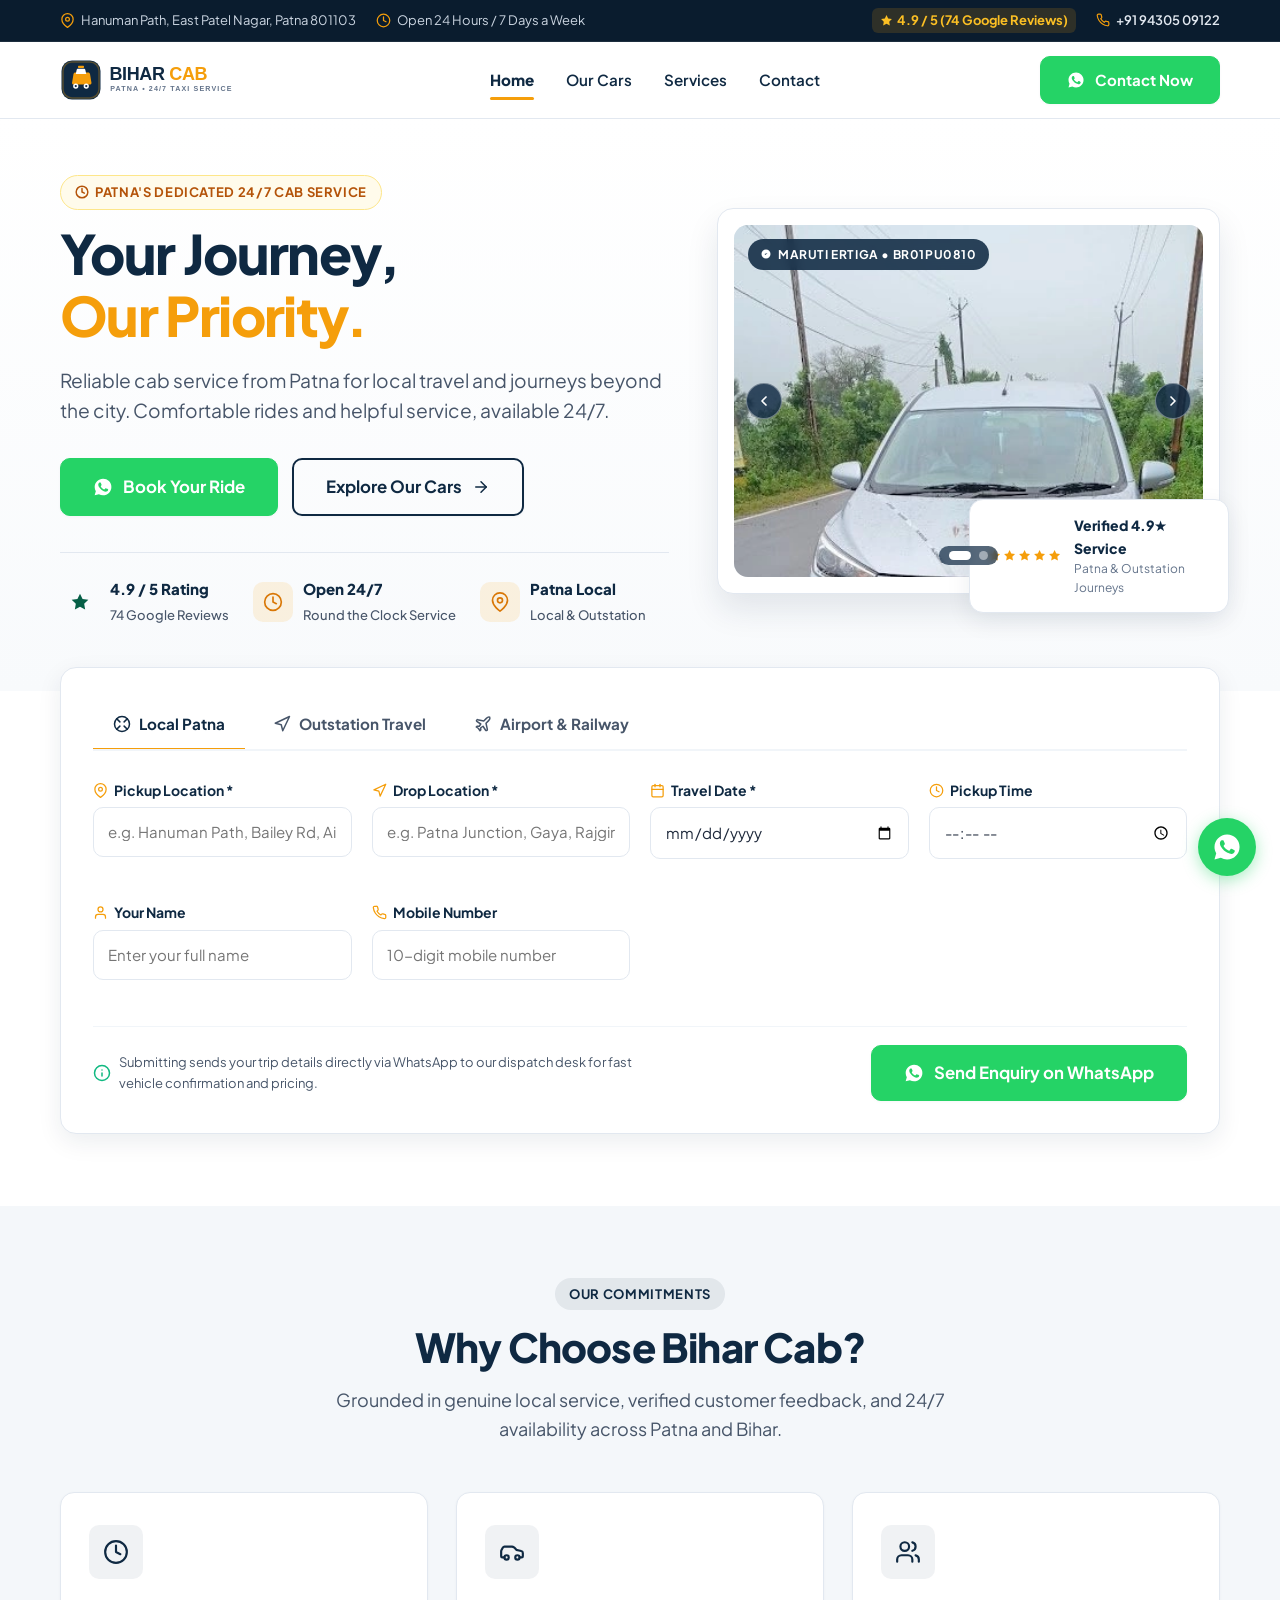
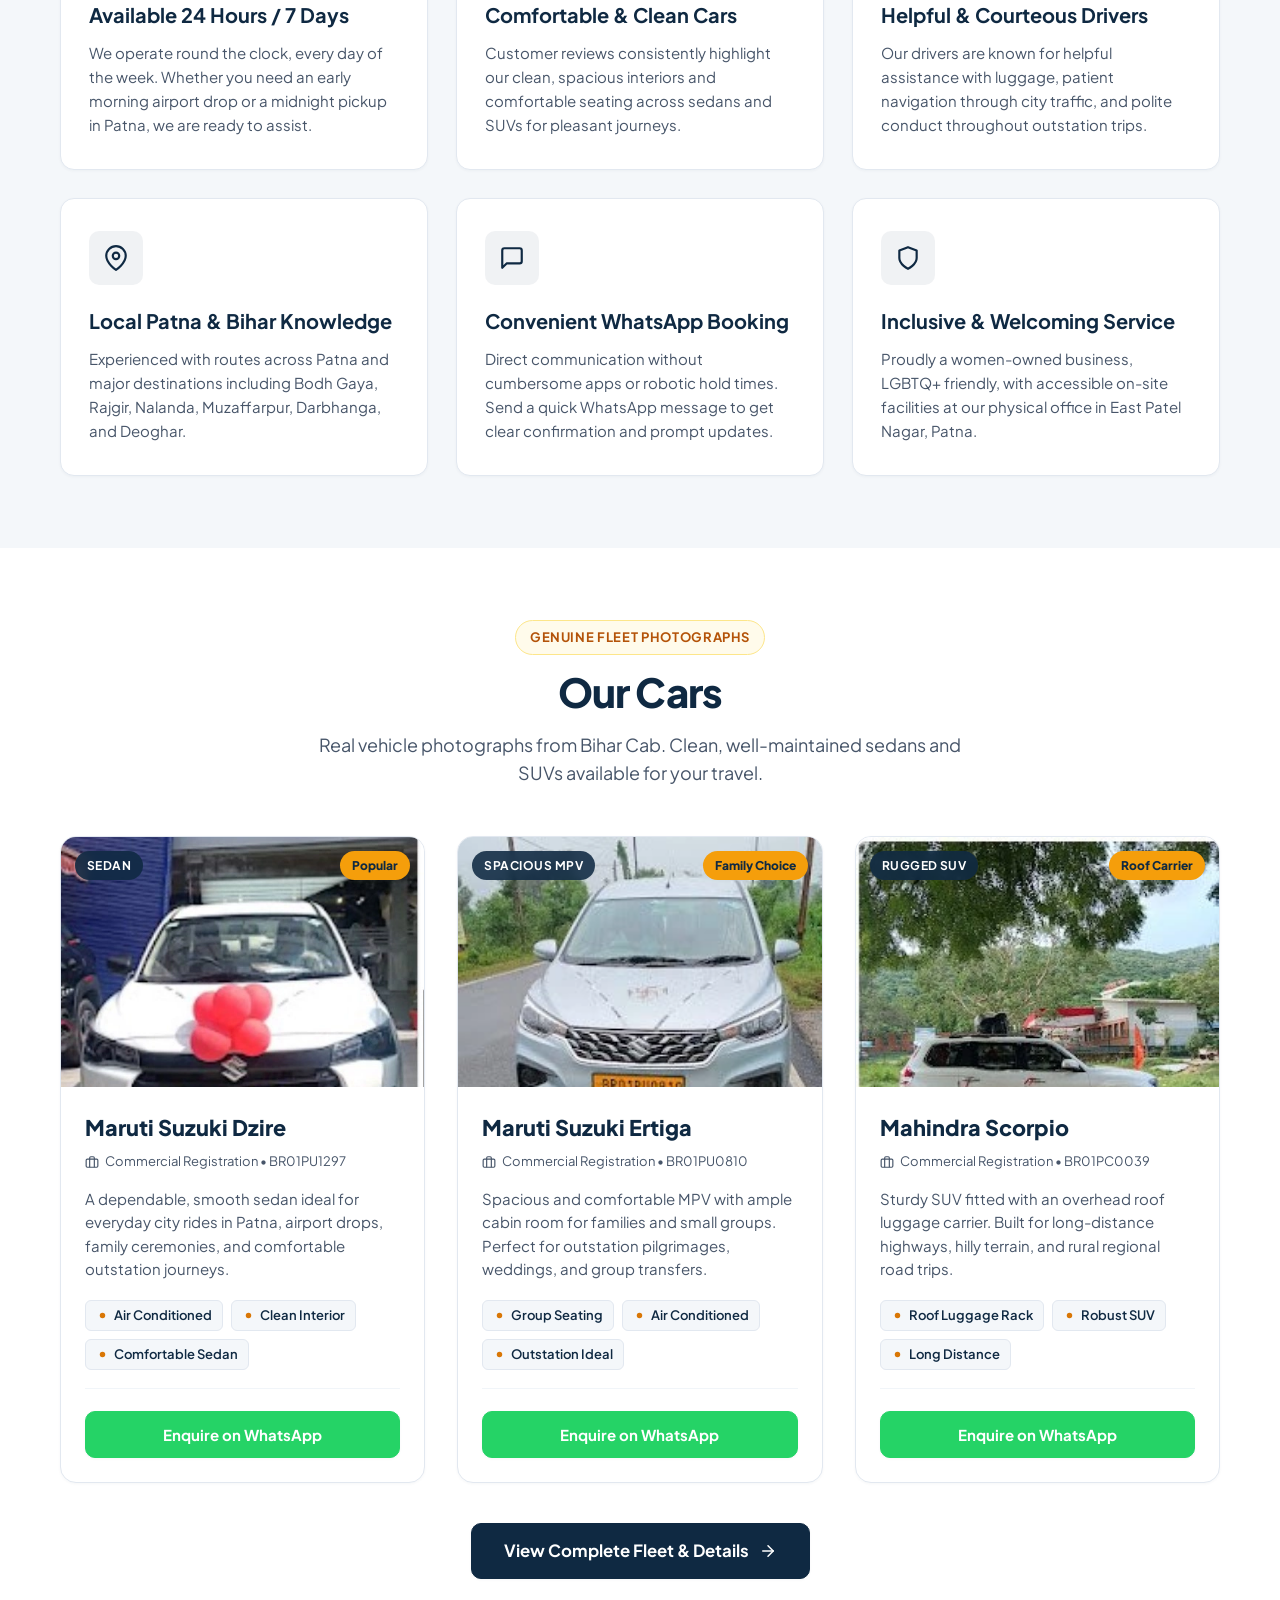
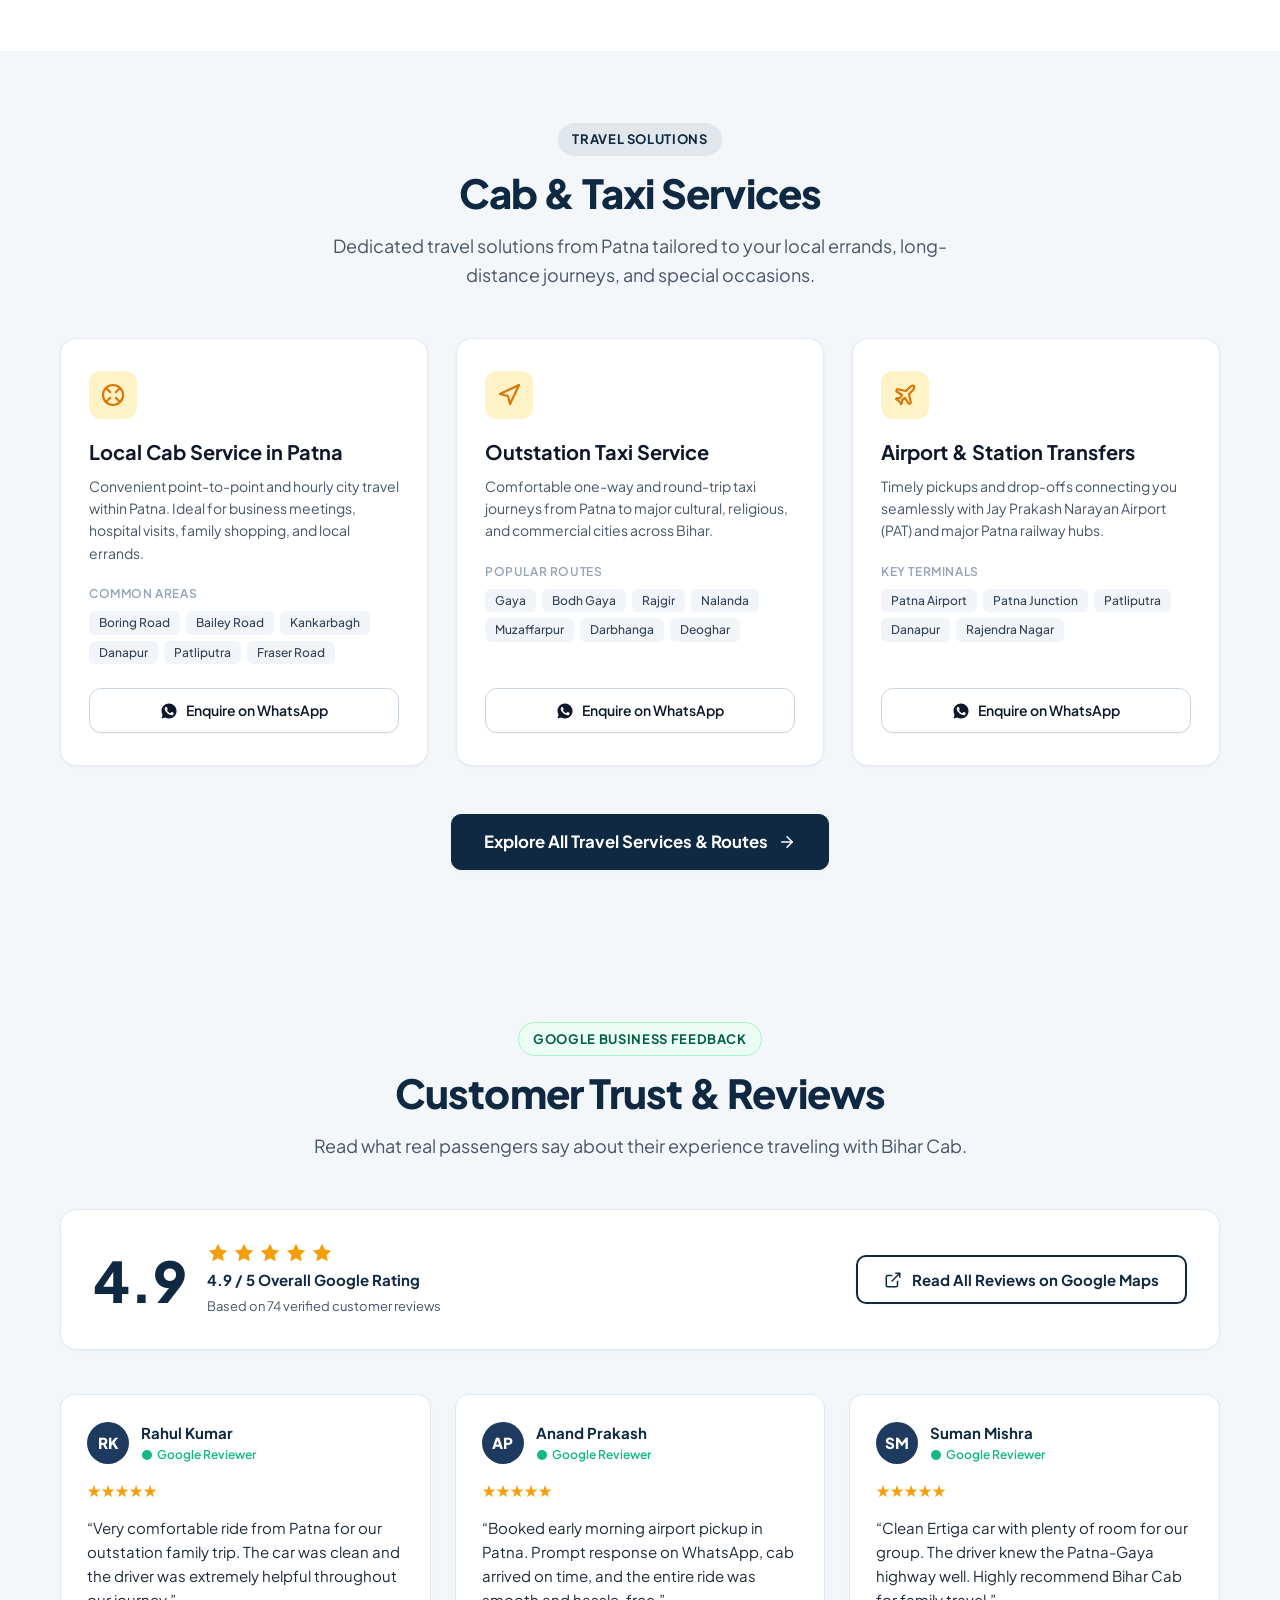
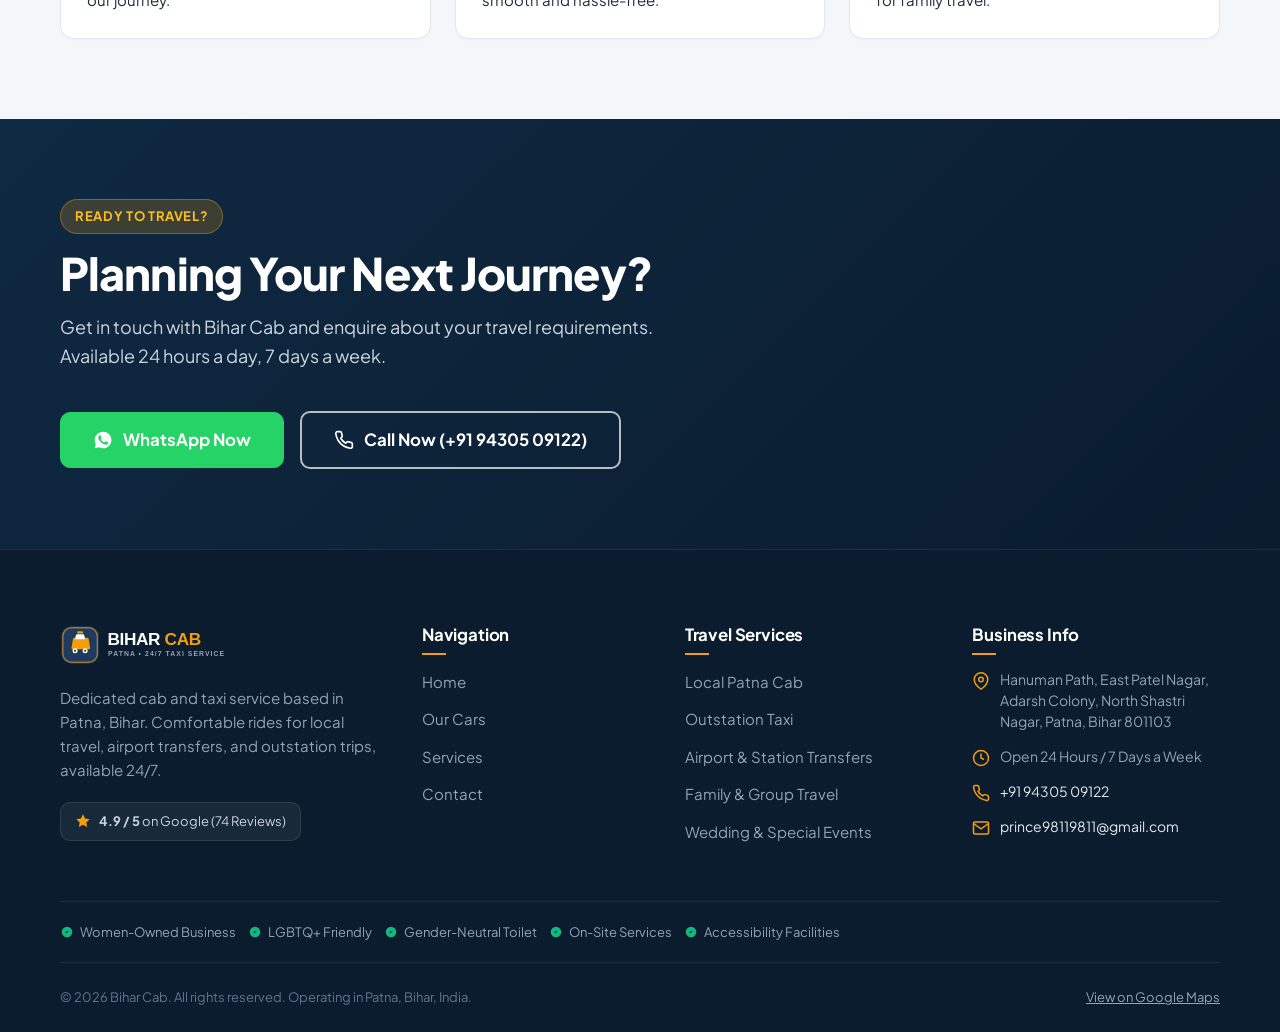
<file: index.html>
<!DOCTYPE html>
<html lang="en">
<head>
  <meta charset="UTF-8">
  <meta name="viewport" content="width=device-width, initial-scale=1.0">
  <title>Bihar Cab — 24/7 Cab & Taxi Service in Patna | Call +91 94305 09122</title>
  <meta name="description" content="Reliable 24/7 cab and taxi service in Patna, Bihar. Comfortable local rides, outstation journeys, and airport transfers. Verified 4.9/5 Google rating.">
  <link rel="canonical" href="https://biharcab.online/">

  <!-- Favicon -->
  <link rel="icon" type="image/svg+xml" href="assets/icons/favicon.svg">

  <!-- Google Fonts -->
  <link rel="preconnect" href="https://fonts.googleapis.com">
  <link rel="preconnect" href="https://fonts.gstatic.com" crossorigin>
  <link href="https://fonts.googleapis.com/css2?family=Plus+Jakarta+Sans:wght@400;500;600;700;800&display=swap" rel="stylesheet">

  <!-- Stylesheet -->
  <link rel="stylesheet" href="css/style.css">

  <!-- Structured Data (JSON-LD) for LocalBusiness & TaxiService -->
  <script type="application/ld+json">
  {
    "@context": "https://schema.org",
    "@type": ["TaxiService", "LocalBusiness"],
    "name": "Bihar Cab",
    "image": "https://biharcab.online/assets/images/vehicles/scorpio-trip.jpg",
    "telephone": "+919430509122",
    "url": "https://biharcab.online",
    "address": {
      "@type": "PostalAddress",
      "streetAddress": "Hanuman Path, East Patel Nagar, Adarsh Colony, North Shastri Nagar",
      "addressLocality": "Patna",
      "addressRegion": "Bihar",
      "postalCode": "801103",
      "addressCountry": "IN"
    },
    "geo": {
      "@type": "GeoCoordinates",
      "latitude": 25.6183662,
      "longitude": 85.0985514
    },
    "openingHoursSpecification": {
      "@type": "OpeningHoursSpecification",
      "dayOfWeek": [
        "Monday", "Tuesday", "Wednesday", "Thursday", "Friday", "Saturday", "Sunday"
      ],
      "opens": "00:00",
      "closes": "23:59"
    },
    "aggregateRating": {
      "@type": "AggregateRating",
      "ratingValue": "4.9",
      "reviewCount": "74"
    },
    "priceRange": "₹₹"
  }
  </script>
</head>
<body>

  <!-- TOP INFORMATION BAR (DESKTOP) -->
  <aside class="top-bar" aria-label="Quick Business Contact Information">
    <div class="container">
      <div class="top-bar-left">
        <span class="top-bar-item">
          <svg width="15" height="15" viewBox="0 0 24 24" fill="none" stroke="currentColor" stroke-width="2" stroke-linecap="round" stroke-linejoin="round" aria-hidden="true"><path d="M21 10c0 7-9 13-9 13s-9-6-9-13a9 9 0 0 1 18 0z"/><circle cx="12" cy="10" r="3"/></svg>
          Hanuman Path, East Patel Nagar, Patna 801103
        </span>
        <span class="top-bar-item">
          <svg width="15" height="15" viewBox="0 0 24 24" fill="none" stroke="currentColor" stroke-width="2" stroke-linecap="round" stroke-linejoin="round" aria-hidden="true"><circle cx="12" cy="12" r="10"/><polyline points="12 6 12 12 16 14"/></svg>
          Open 24 Hours / 7 Days a Week
        </span>
      </div>
      <div class="top-bar-right">
        <span class="rating-tag">
          <svg width="13" height="13" viewBox="0 0 24 24" fill="currentColor" aria-hidden="true"><polygon points="12 2 15.09 8.26 22 9.27 17 14.14 18.18 21.02 12 17.77 5.82 21.02 7 14.14 2 9.27 8.91 8.26 12 2"/></svg>
          4.9 / 5 (74 Google Reviews)
        </span>
        <a href="tel:+919430509122" class="top-bar-item top-bar-link">
          <svg width="14" height="14" viewBox="0 0 24 24" fill="none" stroke="currentColor" stroke-width="2" stroke-linecap="round" stroke-linejoin="round" aria-hidden="true"><path d="M22 16.92v3a2 2 0 0 1-2.18 2 19.79 19.79 0 0 1-8.63-3.07 19.5 19.5 0 0 1-6-6 19.79 19.79 0 0 1-3.07-8.67A2 2 0 0 1 4.11 2h3a2 2 0 0 1 2 1.72 12.84 12.84 0 0 0 .7 2.81 2 2 0 0 1-.45 2.11L8.09 9.91a16 16 0 0 0 6 6l1.27-1.27a2 2 0 0 1 2.11-.45 12.84 12.84 0 0 0 2.81.7A2 2 0 0 1 22 16.92z"/></svg>
          +91 94305 09122
        </a>
      </div>
    </div>
  </aside>

  <!-- SITE HEADER & NAVIGATION -->
  <header class="site-header" role="banner">
    <div class="container">
      <div class="header-inner">
        <!-- Logo -->
        <a href="index.html" class="header-brand" aria-label="Bihar Cab Home">
          <img src="assets/logos/logo.svg" alt="Bihar Cab Logo" class="header-logo-img" width="210" height="48">
        </a>

        <!-- Desktop Navigation -->
        <nav class="nav-desktop" aria-label="Main Navigation">
          <a href="index.html" class="nav-link active" aria-current="page">Home</a>
          <a href="our-cars.html" class="nav-link">Our Cars</a>
          <a href="services.html" class="nav-link">Services</a>
          <a href="contact.html" class="nav-link">Contact</a>
        </nav>

        <!-- Header CTA -->
        <div class="header-cta">
          <a href="https://wa.me/919430509122?text=Hello%20Bihar%20Cab%2C%20I%20would%20like%20to%20enquire%20about%20your%20cab%20service." target="_blank" rel="noopener noreferrer" class="btn btn-whatsapp btn-contact-desktop" aria-label="Contact Bihar Cab on WhatsApp">
            <!-- Authentic WhatsApp SVG -->
            <svg width="18" height="18" viewBox="0 0 24 24" fill="currentColor" aria-hidden="true">
              <path d="M12.031 2C6.496 2 2 6.496 2 12.031c0 1.836.5 3.551 1.371 5.035L2 22l5.094-1.336a9.98 9.98 0 0 0 4.937 1.305h.004c5.531 0 10.027-4.496 10.027-10.031 0-2.68-1.043-5.195-2.941-7.094A9.97 9.97 0 0 0 12.031 2zm5.836 14.195c-.242.68-1.41 1.309-1.953 1.352-.527.043-1.215.062-3.488-.887-2.906-1.215-4.781-4.184-4.926-4.383-.145-.195-1.18-1.57-1.18-2.992 0-1.422.742-2.121 1.008-2.41.266-.289.582-.363.777-.363.195 0 .387 0 .559.012.18.012.422-.066.656.496.242.582.828 2.02.902 2.168.074.148.121.328.023.523-.098.195-.148.316-.293.488-.148.176-.312.391-.445.527-.148.148-.305.312-.133.605.172.293.766 1.262 1.645 2.043 1.129 1.004 2.082 1.316 2.375 1.465.293.148.465.129.637-.07.172-.195.742-.863.938-1.156.195-.293.391-.242.656-.148.266.098 1.688.797 1.977.941.289.148.484.223.559.348.07.129.07.742-.172 1.422z"/>
            </svg>
            Contact Now
          </a>

          <!-- Mobile Hamburger Toggle -->
          <button type="button" class="menu-toggle" aria-label="Open mobile navigation menu" aria-expanded="false" aria-controls="mobileNavMenu">
            <svg width="24" height="24" viewBox="0 0 24 24" fill="none" stroke="currentColor" stroke-width="2.5" stroke-linecap="round" stroke-linejoin="round" aria-hidden="true">
              <line x1="3" y1="6" x2="21" y2="6"/>
              <line x1="3" y1="12" x2="21" y2="12"/>
              <line x1="3" y1="18" x2="21" y2="18"/>
            </svg>
          </button>
        </div>
      </div>
    </div>
  </header>

  <!-- MOBILE NAVIGATION DRAWER & BACKDROP -->
  <div class="nav-mobile-overlay" aria-hidden="true"></div>
  <nav class="nav-mobile-menu" id="mobileNavMenu" aria-label="Mobile Navigation">
    <ul class="nav-mobile-list">
      <li><a href="index.html" class="nav-mobile-link active" aria-current="page"><span>Home</span> <svg width="18" height="18" viewBox="0 0 24 24" fill="none" stroke="currentColor" stroke-width="2" stroke-linecap="round" stroke-linejoin="round"><polyline points="9 18 15 12 9 6"/></svg></a></li>
      <li><a href="our-cars.html" class="nav-mobile-link"><span>Our Cars</span> <svg width="18" height="18" viewBox="0 0 24 24" fill="none" stroke="currentColor" stroke-width="2" stroke-linecap="round" stroke-linejoin="round"><polyline points="9 18 15 12 9 6"/></svg></a></li>
      <li><a href="services.html" class="nav-mobile-link"><span>Services</span> <svg width="18" height="18" viewBox="0 0 24 24" fill="none" stroke="currentColor" stroke-width="2" stroke-linecap="round" stroke-linejoin="round"><polyline points="9 18 15 12 9 6"/></svg></a></li>
      <li><a href="contact.html" class="nav-mobile-link"><span>Contact</span> <svg width="18" height="18" viewBox="0 0 24 24" fill="none" stroke="currentColor" stroke-width="2" stroke-linecap="round" stroke-linejoin="round"><polyline points="9 18 15 12 9 6"/></svg></a></li>
    </ul>
    <div class="nav-mobile-actions">
      <a href="https://wa.me/919430509122?text=Hello%20Bihar%20Cab%2C%20I%20would%20like%20to%20enquire%20about%20your%20cab%20service." target="_blank" rel="noopener noreferrer" class="btn btn-whatsapp btn-block">
        <svg width="18" height="18" viewBox="0 0 24 24" fill="currentColor">
          <path d="M12.031 2C6.496 2 2 6.496 2 12.031c0 1.836.5 3.551 1.371 5.035L2 22l5.094-1.336a9.98 9.98 0 0 0 4.937 1.305h.004c5.531 0 10.027-4.496 10.027-10.031 0-2.68-1.043-5.195-2.941-7.094A9.97 9.97 0 0 0 12.031 2zm5.836 14.195c-.242.68-1.41 1.309-1.953 1.352-.527.043-1.215.062-3.488-.887-2.906-1.215-4.781-4.184-4.926-4.383-.145-.195-1.18-1.57-1.18-2.992 0-1.422.742-2.121 1.008-2.41.266-.289.582-.363.777-.363.195 0 .387 0 .559.012.18.012.422-.066.656.496.242.582.828 2.02.902 2.168.074.148.121.328.023.523-.098.195-.148.316-.293.488-.148.176-.312.391-.445.527-.148.148-.305.312-.133.605.172.293.766 1.262 1.645 2.043 1.129 1.004 2.082 1.316 2.375 1.465.293.148.465.129.637-.07.172-.195.742-.863.938-1.156.195-.293.391-.242.656-.148.266.098 1.688.797 1.977.941.289.148.484.223.559.348.07.129.07.742-.172 1.422z"/>
        </svg>
        Contact on WhatsApp
      </a>
      <a href="tel:+919430509122" class="btn btn-primary btn-block">
        <svg width="18" height="18" viewBox="0 0 24 24" fill="none" stroke="currentColor" stroke-width="2" stroke-linecap="round" stroke-linejoin="round"><path d="M22 16.92v3a2 2 0 0 1-2.18 2 19.79 19.79 0 0 1-8.63-3.07 19.5 19.5 0 0 1-6-6 19.79 19.79 0 0 1-3.07-8.67A2 2 0 0 1 4.11 2h3a2 2 0 0 1 2 1.72 12.84 12.84 0 0 0 .7 2.81 2 2 0 0 1-.45 2.11L8.09 9.91a16 16 0 0 0 6 6l1.27-1.27a2 2 0 0 1 2.11-.45 12.84 12.84 0 0 0 2.81.7A2 2 0 0 1 22 16.92z"/></svg>
        Call +91 94305 09122
      </a>
    </div>
  </nav>

  <main id="mainContent">

    <!-- SECTION 1: HERO -->
    <section class="hero-section" aria-labelledby="heroHeading">
      <div class="container">
        <div class="hero-grid">
          <div class="hero-content">
            <span class="badge badge-amber">
              <svg width="14" height="14" viewBox="0 0 24 24" fill="none" stroke="currentColor" stroke-width="2.5" stroke-linecap="round" stroke-linejoin="round" aria-hidden="true"><circle cx="12" cy="12" r="10"/><polyline points="12 6 12 12 16 14"/></svg>
              Patna's Dedicated 24/7 Cab Service
            </span>
            <h1 id="heroHeading" class="hero-title">
              Your Journey, <span class="highlight">Our Priority.</span>
            </h1>
            <p class="hero-description">
              Reliable cab service from Patna for local travel and journeys beyond the city. Comfortable rides and helpful service, available 24/7.
            </p>
            <div class="hero-cta-group">
              <a href="https://wa.me/919430509122?text=Hello%20Bihar%20Cab%2C%20I%20would%20like%20to%20book%20a%20ride%20from%20Patna." target="_blank" rel="noopener noreferrer" class="btn btn-whatsapp btn-lg">
                <svg width="20" height="20" viewBox="0 0 24 24" fill="currentColor" aria-hidden="true">
                  <path d="M12.031 2C6.496 2 2 6.496 2 12.031c0 1.836.5 3.551 1.371 5.035L2 22l5.094-1.336a9.98 9.98 0 0 0 4.937 1.305h.004c5.531 0 10.027-4.496 10.027-10.031 0-2.68-1.043-5.195-2.941-7.094A9.97 9.97 0 0 0 12.031 2zm5.836 14.195c-.242.68-1.41 1.309-1.953 1.352-.527.043-1.215.062-3.488-.887-2.906-1.215-4.781-4.184-4.926-4.383-.145-.195-1.18-1.57-1.18-2.992 0-1.422.742-2.121 1.008-2.41.266-.289.582-.363.777-.363.195 0 .387 0 .559.012.18.012.422-.066.656.496.242.582.828 2.02.902 2.168.074.148.121.328.023.523-.098.195-.148.316-.293.488-.148.176-.312.391-.445.527-.148.148-.305.312-.133.605.172.293.766 1.262 1.645 2.043 1.129 1.004 2.082 1.316 2.375 1.465.293.148.465.129.637-.07.172-.195.742-.863.938-1.156.195-.293.391-.242.656-.148.266.098 1.688.797 1.977.941.289.148.484.223.559.348.07.129.07.742-.172 1.422z"/>
                </svg>
                Book Your Ride
              </a>
              <a href="our-cars.html" class="btn btn-outline btn-lg">
                Explore Our Cars
                <svg width="18" height="18" viewBox="0 0 24 24" fill="none" stroke="currentColor" stroke-width="2" stroke-linecap="round" stroke-linejoin="round" aria-hidden="true"><line x1="5" y1="12" x2="19" y2="12"/><polyline points="12 5 19 12 12 19"/></svg>
              </a>
            </div>

            <!-- Trust Bar -->
            <div class="hero-trust-bar">
              <div class="trust-item">
                <div class="trust-icon emerald">
                  <svg width="20" height="20" viewBox="0 0 24 24" fill="currentColor" aria-hidden="true"><polygon points="12 2 15.09 8.26 22 9.27 17 14.14 18.18 21.02 12 17.77 5.82 21.02 7 14.14 2 9.27 8.91 8.26 12 2"/></svg>
                </div>
                <div>
                  <span class="trust-value">4.9 / 5 Rating</span>
                  <span class="trust-label">74 Google Reviews</span>
                </div>
              </div>
              <div class="trust-item">
                <div class="trust-icon">
                  <svg width="20" height="20" viewBox="0 0 24 24" fill="none" stroke="currentColor" stroke-width="2" stroke-linecap="round" stroke-linejoin="round" aria-hidden="true"><circle cx="12" cy="12" r="10"/><polyline points="12 6 12 12 16 14"/></svg>
                </div>
                <div>
                  <span class="trust-value">Open 24/7</span>
                  <span class="trust-label">Round the Clock Service</span>
                </div>
              </div>
              <div class="trust-item">
                <div class="trust-icon">
                  <svg width="20" height="20" viewBox="0 0 24 24" fill="none" stroke="currentColor" stroke-width="2" stroke-linecap="round" stroke-linejoin="round" aria-hidden="true"><path d="M21 10c0 7-9 13-9 13s-9-6-9-13a9 9 0 0 1 18 0z"/><circle cx="12" cy="10" r="3"/></svg>
                </div>
                <div>
                  <span class="trust-value">Patna Local</span>
                  <span class="trust-label">Local & Outstation</span>
                </div>
              </div>
            </div>
          </div>

          <!-- Hero Visual: Real vehicle card -->
          <div class="hero-visual">
            <div class="hero-card-frame">
              <div class="hero-image-wrapper">
                <div class="hero-carousel" id="heroCarousel" aria-label="Bihar Cab Fleet Showcase" role="region">
                  <div class="hero-slides">
                    <!-- Slide 1: Maruti Suzuki Ertiga -->
                    <div class="hero-slide active" id="heroSlide1" aria-hidden="false">
                      <picture>
                        <source srcset="assets/images/vehicles/ertiga-hero.webp" type="image/webp">
                        <img src="assets/images/vehicles/ertiga-hero.jpg" alt="Maruti Suzuki Ertiga cab of Bihar Cab with commercial yellow plate in Patna" width="408" height="725" fetchpriority="high" class="hero-slide-img ertiga-slide">
                      </picture>
                      <div class="hero-image-badge">
                        <svg width="12" height="12" viewBox="0 0 24 24" fill="currentColor"><path d="M9 12l2 2 4-4m6 2a9 9 0 11-18 0 9 9 0 0118 0z"/></svg>
                        Maruti Ertiga • BR01PU0810
                      </div>
                    </div>

                    <!-- Slide 2: Hyundai Aura -->
                    <div class="hero-slide" id="heroSlide2" aria-hidden="true">
                      <picture>
                        <source srcset="assets/images/vehicles/hyundai-aura-front.webp" type="image/webp">
                        <img src="assets/images/vehicles/hyundai-aura-front.jpg" alt="Hyundai cab of Bihar Cab with commercial yellow plate in Patna" width="224" height="298" loading="lazy" class="hero-slide-img hyundai-slide">
                      </picture>
                      <div class="hero-image-badge">
                        <svg width="12" height="12" viewBox="0 0 24 24" fill="currentColor"><path d="M9 12l2 2 4-4m6 2a9 9 0 11-18 0 9 9 0 0118 0z"/></svg>
                        Hyundai Cab • BR01PU2142
                      </div>
                    </div>
                  </div>

                  <!-- Carousel Navigation Controls -->
                  <button type="button" class="hero-carousel-btn hero-prev" id="heroPrevBtn" aria-label="Previous Vehicle Photograph">
                    <svg width="16" height="16" viewBox="0 0 24 24" fill="none" stroke="currentColor" stroke-width="2.5" stroke-linecap="round" stroke-linejoin="round" aria-hidden="true"><polyline points="15 18 9 12 15 6"/></svg>
                  </button>
                  <button type="button" class="hero-carousel-btn hero-next" id="heroNextBtn" aria-label="Next Vehicle Photograph">
                    <svg width="16" height="16" viewBox="0 0 24 24" fill="none" stroke="currentColor" stroke-width="2.5" stroke-linecap="round" stroke-linejoin="round" aria-hidden="true"><polyline points="9 18 15 12 9 6"/></svg>
                  </button>

                  <!-- Carousel Dots Indicators -->
                  <div class="hero-carousel-dots" role="tablist" aria-label="Vehicle photo selector">
                    <button type="button" class="hero-dot active" data-slide="0" role="tab" aria-selected="true" aria-label="Slide 1: Maruti Ertiga"></button>
                    <button type="button" class="hero-dot" data-slide="1" role="tab" aria-selected="false" aria-label="Slide 2: Hyundai Cab"></button>
                  </div>
                </div>
              </div>

              <!-- Floating Review Snippet Badge -->
              <div class="hero-floating-badge">
                <div class="badge-stars" aria-label="5 out of 5 stars">
                  <svg width="16" height="16" viewBox="0 0 24 24" fill="currentColor"><polygon points="12 2 15.09 8.26 22 9.27 17 14.14 18.18 21.02 12 17.77 5.82 21.02 7 14.14 2 9.27 8.91 8.26 12 2"/></svg>
                  <svg width="16" height="16" viewBox="0 0 24 24" fill="currentColor"><polygon points="12 2 15.09 8.26 22 9.27 17 14.14 18.18 21.02 12 17.77 5.82 21.02 7 14.14 2 9.27 8.91 8.26 12 2"/></svg>
                  <svg width="16" height="16" viewBox="0 0 24 24" fill="currentColor"><polygon points="12 2 15.09 8.26 22 9.27 17 14.14 18.18 21.02 12 17.77 5.82 21.02 7 14.14 2 9.27 8.91 8.26 12 2"/></svg>
                  <svg width="16" height="16" viewBox="0 0 24 24" fill="currentColor"><polygon points="12 2 15.09 8.26 22 9.27 17 14.14 18.18 21.02 12 17.77 5.82 21.02 7 14.14 2 9.27 8.91 8.26 12 2"/></svg>
                  <svg width="16" height="16" viewBox="0 0 24 24" fill="currentColor"><polygon points="12 2 15.09 8.26 22 9.27 17 14.14 18.18 21.02 12 17.77 5.82 21.02 7 14.14 2 9.27 8.91 8.26 12 2"/></svg>
                </div>
                <div>
                  <div style="font-size:0.875rem; font-weight:800; color:#0F2942;">Verified 4.9★ Service</div>
                  <div style="font-size:0.75rem; color:#64748B;">Patna & Outstation Journeys</div>
                </div>
              </div>
            </div>
          </div>
        </div>
      </div>
    </section>

    <!-- SECTION 2: QUICK ENQUIRY WIDGET -->
    <section class="enquiry-widget-section" aria-labelledby="enquiryHeading">
      <div class="container">
        <div class="booking-card">
          <h2 id="enquiryHeading" class="sr-only">Quick Cab Enquiry Form</h2>

          <!-- Service Category Tabs -->
          <div class="booking-tabs" role="tablist" aria-label="Select trip type">
            <button type="button" class="tab-btn active" role="tab" aria-selected="true" data-trip-type="Local Cab in Patna">
              <svg width="18" height="18" viewBox="0 0 24 24" fill="none" stroke="currentColor" stroke-width="2" stroke-linecap="round" stroke-linejoin="round" aria-hidden="true"><circle cx="12" cy="12" r="10"/><path d="m4.93 4.93 4.24 4.24"/><path d="m14.83 9.17 4.24-4.24"/><path d="m14.83 14.83 4.24 4.24"/><path d="m9.17 14.83-4.24 4.24"/></svg>
              Local Patna
            </button>
            <button type="button" class="tab-btn" role="tab" aria-selected="false" data-trip-type="Outstation Taxi Service">
              <svg width="18" height="18" viewBox="0 0 24 24" fill="none" stroke="currentColor" stroke-width="2" stroke-linecap="round" stroke-linejoin="round" aria-hidden="true"><polygon points="3 11 22 2 13 21 11 13 3 11"/></svg>
              Outstation Travel
            </button>
            <button type="button" class="tab-btn" role="tab" aria-selected="false" data-trip-type="Airport / Railway Station Transfer">
              <svg width="18" height="18" viewBox="0 0 24 24" fill="none" stroke="currentColor" stroke-width="2" stroke-linecap="round" stroke-linejoin="round" aria-hidden="true"><path d="M17.8 19.2 16 11l3.5-3.5C21 6 21.5 4 21 3c-1-.5-3 0-4.5 1.5L13 8 4.8 6.2c-.5-.1-.9.1-1.1.5l-.3.5c-.2.5-.1 1 .3 1.3L9 12l-2 3H4l-1 1 3 2 2 3 1-1v-3l3-2 3.5 5.3c.3.4.8.5 1.3.3l.5-.2c.4-.3.6-.7.5-1.2z"/></svg>
              Airport & Railway
            </button>
          </div>

          <!-- Form Grid -->
          <form id="bookingEnquiryForm" novalidate>
            <div class="booking-form-grid">
              <div class="form-group">
                <label for="enquiryPickup" class="form-label">
                  <svg width="15" height="15" viewBox="0 0 24 24" fill="none" stroke="currentColor" stroke-width="2" stroke-linecap="round" stroke-linejoin="round"><path d="M21 10c0 7-9 13-9 13s-9-6-9-13a9 9 0 0 1 18 0z"/><circle cx="12" cy="10" r="3"/></svg>
                  Pickup Location *
                </label>
                <input type="text" id="enquiryPickup" class="form-control" placeholder="e.g. Hanuman Path, Bailey Rd, Airport" required>
                <span class="form-error" id="pickupError"></span>
              </div>

              <div class="form-group">
                <label for="enquiryDrop" class="form-label">
                  <svg width="15" height="15" viewBox="0 0 24 24" fill="none" stroke="currentColor" stroke-width="2" stroke-linecap="round" stroke-linejoin="round"><polygon points="3 11 22 2 13 21 11 13 3 11"/></svg>
                  Drop Location *
                </label>
                <input type="text" id="enquiryDrop" class="form-control" placeholder="e.g. Patna Junction, Gaya, Rajgir" required>
                <span class="form-error" id="dropError"></span>
              </div>

              <div class="form-group">
                <label for="enquiryDate" class="form-label">
                  <svg width="15" height="15" viewBox="0 0 24 24" fill="none" stroke="currentColor" stroke-width="2" stroke-linecap="round" stroke-linejoin="round"><rect x="3" y="4" width="18" height="18" rx="2" ry="2"/><line x1="16" y1="2" x2="16" y2="6"/><line x1="8" y1="2" x2="8" y2="6"/><line x1="3" y1="10" x2="21" y2="10"/></svg>
                  Travel Date *
                </label>
                <input type="date" id="enquiryDate" class="form-control" required>
                <span class="form-error" id="dateError"></span>
              </div>

              <div class="form-group">
                <label for="enquiryTime" class="form-label">
                  <svg width="15" height="15" viewBox="0 0 24 24" fill="none" stroke="currentColor" stroke-width="2" stroke-linecap="round" stroke-linejoin="round"><circle cx="12" cy="12" r="10"/><polyline points="12 6 12 12 16 14"/></svg>
                  Pickup Time
                </label>
                <input type="time" id="enquiryTime" class="form-control">
                <span class="form-error" id="timeError"></span>
              </div>

              <div class="form-group">
                <label for="enquiryName" class="form-label">
                  <svg width="15" height="15" viewBox="0 0 24 24" fill="none" stroke="currentColor" stroke-width="2" stroke-linecap="round" stroke-linejoin="round"><path d="M20 21v-2a4 4 0 0 0-4-4H8a4 4 0 0 0-4 4v2"/><circle cx="12" cy="7" r="4"/></svg>
                  Your Name
                </label>
                <input type="text" id="enquiryName" class="form-control" placeholder="Enter your full name">
                <span class="form-error" id="nameError"></span>
              </div>

              <div class="form-group">
                <label for="enquiryPhone" class="form-label">
                  <svg width="15" height="15" viewBox="0 0 24 24" fill="none" stroke="currentColor" stroke-width="2" stroke-linecap="round" stroke-linejoin="round"><path d="M22 16.92v3a2 2 0 0 1-2.18 2 19.79 19.79 0 0 1-8.63-3.07 19.5 19.5 0 0 1-6-6 19.79 19.79 0 0 1-3.07-8.67A2 2 0 0 1 4.11 2h3a2 2 0 0 1 2 1.72 12.84 12.84 0 0 0 .7 2.81 2 2 0 0 1-.45 2.11L8.09 9.91a16 16 0 0 0 6 6l1.27-1.27a2 2 0 0 1 2.11-.45 12.84 12.84 0 0 0 2.81.7A2 2 0 0 1 22 16.92z"/></svg>
                  Mobile Number
                </label>
                <input type="tel" id="enquiryPhone" class="form-control" placeholder="10-digit mobile number">
                <span class="form-error" id="phoneError"></span>
              </div>
            </div>

            <div class="booking-form-footer">
              <div class="booking-disclaimer">
                <svg width="18" height="18" viewBox="0 0 24 24" fill="none" stroke="currentColor" stroke-width="2" stroke-linecap="round" stroke-linejoin="round" aria-hidden="true"><circle cx="12" cy="12" r="10"/><line x1="12" y1="16" x2="12" y2="12"/><line x1="12" y1="8" x2="12.01" y2="8"/></svg>
                <span>Submitting sends your trip details directly via WhatsApp to our dispatch desk for fast vehicle confirmation and pricing.</span>
              </div>
              <button type="submit" class="btn btn-whatsapp btn-lg">
                <svg width="20" height="20" viewBox="0 0 24 24" fill="currentColor">
                  <path d="M12.031 2C6.496 2 2 6.496 2 12.031c0 1.836.5 3.551 1.371 5.035L2 22l5.094-1.336a9.98 9.98 0 0 0 4.937 1.305h.004c5.531 0 10.027-4.496 10.027-10.031 0-2.68-1.043-5.195-2.941-7.094A9.97 9.97 0 0 0 12.031 2zm5.836 14.195c-.242.68-1.41 1.309-1.953 1.352-.527.043-1.215.062-3.488-.887-2.906-1.215-4.781-4.184-4.926-4.383-.145-.195-1.18-1.57-1.18-2.992 0-1.422.742-2.121 1.008-2.41.266-.289.582-.363.777-.363.195 0 .387 0 .559.012.18.012.422-.066.656.496.242.582.828 2.02.902 2.168.074.148.121.328.023.523-.098.195-.148.316-.293.488-.148.176-.312.391-.445.527-.148.148-.305.312-.133.605.172.293.766 1.262 1.645 2.043 1.129 1.004 2.082 1.316 2.375 1.465.293.148.465.129.637-.07.172-.195.742-.863.938-1.156.195-.293.391-.242.656-.148.266.098 1.688.797 1.977.941.289.148.484.223.559.348.07.129.07.742-.172 1.422z"/>
                </svg>
                Send Enquiry on WhatsApp
              </button>
            </div>
          </form>
        </div>
      </div>
    </section>

    <!-- SECTION 3: WHY CHOOSE BIHAR CAB -->
    <section class="section section-secondary" aria-labelledby="whyUsHeading">
      <div class="container">
        <div class="section-header">
          <span class="badge badge-navy">Our Commitments</span>
          <h2 id="whyUsHeading" class="section-title">Why Choose Bihar Cab?</h2>
          <p class="section-subtitle">Grounded in genuine local service, verified customer feedback, and 24/7 availability across Patna and Bihar.</p>
        </div>

        <div class="trust-grid">
          <!-- Card 1 -->
          <div class="trust-card">
            <div class="trust-card-icon">
              <svg width="26" height="26" viewBox="0 0 24 24" fill="none" stroke="currentColor" stroke-width="2" stroke-linecap="round" stroke-linejoin="round" aria-hidden="true"><circle cx="12" cy="12" r="10"/><polyline points="12 6 12 12 16 14"/></svg>
            </div>
            <h3 class="trust-card-title">Available 24 Hours / 7 Days</h3>
            <p class="trust-card-desc">We operate round the clock, every day of the week. Whether you need an early morning airport drop or a midnight pickup in Patna, we are ready to assist.</p>
          </div>

          <!-- Card 2 -->
          <div class="trust-card">
            <div class="trust-card-icon">
              <svg width="26" height="26" viewBox="0 0 24 24" fill="none" stroke="currentColor" stroke-width="2" stroke-linecap="round" stroke-linejoin="round" aria-hidden="true"><path d="M19 17h2c.6 0 1-.4 1-1v-3c0-.9-.7-1.7-1.5-1.9C18.7 10.6 16 10 16 10s-1.3-1.4-2.2-2.3c-.5-.4-1.1-.7-1.8-.7H5c-.6 0-1.1.4-1.4.9l-1.5 2.8C2.1 10.9 2 11.2 2 11.5V16c0 .6.4 1 1 1h2"/><circle cx="7" cy="17" r="2"/><circle cx="17" cy="17" r="2"/></svg>
            </div>
            <h3 class="trust-card-title">Comfortable & Clean Cars</h3>
            <p class="trust-card-desc">Customer reviews consistently highlight our clean, spacious interiors and comfortable seating across sedans and SUVs for pleasant journeys.</p>
          </div>

          <!-- Card 3 -->
          <div class="trust-card">
            <div class="trust-card-icon">
              <svg width="26" height="26" viewBox="0 0 24 24" fill="none" stroke="currentColor" stroke-width="2" stroke-linecap="round" stroke-linejoin="round" aria-hidden="true"><path d="M16 21v-2a4 4 0 0 0-4-4H6a4 4 0 0 0-4 4v2"/><circle cx="9" cy="7" r="4"/><path d="M22 21v-2a4 4 0 0 0-3-3.87"/><path d="M16 3.13a4 4 0 0 1 0 7.75"/></svg>
            </div>
            <h3 class="trust-card-title">Helpful & Courteous Drivers</h3>
            <p class="trust-card-desc">Our drivers are known for helpful assistance with luggage, patient navigation through city traffic, and polite conduct throughout outstation trips.</p>
          </div>

          <!-- Card 4 -->
          <div class="trust-card">
            <div class="trust-card-icon">
              <svg width="26" height="26" viewBox="0 0 24 24" fill="none" stroke="currentColor" stroke-width="2" stroke-linecap="round" stroke-linejoin="round" aria-hidden="true"><path d="M21 10c0 7-9 13-9 13s-9-6-9-13a9 9 0 0 1 18 0z"/><circle cx="12" cy="10" r="3"/></svg>
            </div>
            <h3 class="trust-card-title">Local Patna & Bihar Knowledge</h3>
            <p class="trust-card-desc">Experienced with routes across Patna and major destinations including Bodh Gaya, Rajgir, Nalanda, Muzaffarpur, Darbhanga, and Deoghar.</p>
          </div>

          <!-- Card 5 -->
          <div class="trust-card">
            <div class="trust-card-icon">
              <svg width="26" height="26" viewBox="0 0 24 24" fill="none" stroke="currentColor" stroke-width="2" stroke-linecap="round" stroke-linejoin="round" aria-hidden="true"><path d="M21 15a2 2 0 0 1-2 2H7l-4 4V5a2 2 0 0 1 2-2h14a2 2 0 0 1 2 2z"/></svg>
            </div>
            <h3 class="trust-card-title">Convenient WhatsApp Booking</h3>
            <p class="trust-card-desc">Direct communication without cumbersome apps or robotic hold times. Send a quick WhatsApp message to get clear confirmation and prompt updates.</p>
          </div>

          <!-- Card 6 -->
          <div class="trust-card">
            <div class="trust-card-icon">
              <svg width="26" height="26" viewBox="0 0 24 24" fill="none" stroke="currentColor" stroke-width="2" stroke-linecap="round" stroke-linejoin="round" aria-hidden="true"><path d="M12 22s8-4 8-10V5l-8-3-8 3v7c0 6 8 10 8 10z"/></svg>
            </div>
            <h3 class="trust-card-title">Inclusive & Welcoming Service</h3>
            <p class="trust-card-desc">Proudly a women-owned business, LGBTQ+ friendly, with accessible on-site facilities at our physical office in East Patel Nagar, Patna.</p>
          </div>
        </div>
      </div>
    </section>

    <!-- SECTION 4: OUR CARS PREVIEW -->
    <section class="section" aria-labelledby="fleetHeading">
      <div class="container">
        <div class="section-header">
          <span class="badge badge-amber">Genuine Fleet Photographs</span>
          <h2 id="fleetHeading" class="section-title">Our Cars</h2>
          <p class="section-subtitle">Real vehicle photographs from Bihar Cab. Clean, well-maintained sedans and SUVs available for your travel.</p>
        </div>

        <div class="car-grid">
          <!-- Car 1: Maruti Suzuki Dzire -->
          <article class="car-card">
            <div class="car-card-img-wrapper">
              <picture>
                <source srcset="assets/images/vehicles/dzire-ceremony.webp" type="image/webp">
                <img src="assets/images/vehicles/dzire-ceremony.jpg" alt="Maruti Suzuki Dzire cab of Bihar Cab with ceremony decoration" width="495" height="525" loading="lazy">
              </picture>
              <span class="car-badge">Sedan</span>
              <span class="car-badge-amber">Popular</span>
            </div>
            <div class="car-card-body">
              <div class="car-card-header">
                <h3 class="car-name">Maruti Suzuki Dzire</h3>
                <span class="car-reg-tag">
                  <svg width="14" height="14" viewBox="0 0 24 24" fill="none" stroke="currentColor" stroke-width="2"><rect x="2" y="7" width="20" height="14" rx="2" ry="2"/><path d="M16 21V5a2 2 0 0 0-2-2h-4a2 2 0 0 0-2 2v16"/></svg>
                  Commercial Registration • BR01PU1297
                </span>
              </div>
              <p class="car-description">A dependable, smooth sedan ideal for everyday city rides in Patna, airport drops, family ceremonies, and comfortable outstation journeys.</p>
              <div class="car-features-list">
                <span class="car-feature-chip"><svg width="13" height="13" viewBox="0 0 24 24" fill="currentColor"><circle cx="12" cy="12" r="5"/></svg> Air Conditioned</span>
                <span class="car-feature-chip"><svg width="13" height="13" viewBox="0 0 24 24" fill="currentColor"><circle cx="12" cy="12" r="5"/></svg> Clean Interior</span>
                <span class="car-feature-chip"><svg width="13" height="13" viewBox="0 0 24 24" fill="currentColor"><circle cx="12" cy="12" r="5"/></svg> Comfortable Sedan</span>
              </div>
              <div class="car-card-actions">
                <a href="https://wa.me/919430509122?text=Hello%20Bihar%20Cab%2C%20I%20would%20like%20to%20enquire%20about%20booking%20the%20Maruti%20Suzuki%20Dzire.%20Please%20share%20availability%20and%20details." target="_blank" rel="noopener noreferrer" class="btn btn-whatsapp btn-block">
                  Enquire on WhatsApp
                </a>
              </div>
            </div>
          </article>

          <!-- Car 2: Maruti Suzuki Ertiga -->
          <article class="car-card">
            <div class="car-card-img-wrapper">
              <picture>
                <source srcset="assets/images/vehicles/ertiga-silver.webp" type="image/webp">
                <img src="assets/images/vehicles/ertiga-silver.jpg" alt="Maruti Suzuki Ertiga cab of Bihar Cab silver color on road" width="224" height="298" loading="lazy">
              </picture>
              <span class="car-badge">Spacious MPV</span>
              <span class="car-badge-amber">Family Choice</span>
            </div>
            <div class="car-card-body">
              <div class="car-card-header">
                <h3 class="car-name">Maruti Suzuki Ertiga</h3>
                <span class="car-reg-tag">
                  <svg width="14" height="14" viewBox="0 0 24 24" fill="none" stroke="currentColor" stroke-width="2"><rect x="2" y="7" width="20" height="14" rx="2" ry="2"/><path d="M16 21V5a2 2 0 0 0-2-2h-4a2 2 0 0 0-2 2v16"/></svg>
                  Commercial Registration • BR01PU0810
                </span>
              </div>
              <p class="car-description">Spacious and comfortable MPV with ample cabin room for families and small groups. Perfect for outstation pilgrimages, weddings, and group transfers.</p>
              <div class="car-features-list">
                <span class="car-feature-chip"><svg width="13" height="13" viewBox="0 0 24 24" fill="currentColor"><circle cx="12" cy="12" r="5"/></svg> Group Seating</span>
                <span class="car-feature-chip"><svg width="13" height="13" viewBox="0 0 24 24" fill="currentColor"><circle cx="12" cy="12" r="5"/></svg> Air Conditioned</span>
                <span class="car-feature-chip"><svg width="13" height="13" viewBox="0 0 24 24" fill="currentColor"><circle cx="12" cy="12" r="5"/></svg> Outstation Ideal</span>
              </div>
              <div class="car-card-actions">
                <a href="https://wa.me/919430509122?text=Hello%20Bihar%20Cab%2C%20I%20would%20like%20to%20enquire%20about%20booking%20the%20Maruti%20Suzuki%20Ertiga.%20Please%20share%20availability%20and%20details." target="_blank" rel="noopener noreferrer" class="btn btn-whatsapp btn-block">
                  Enquire on WhatsApp
                </a>
              </div>
            </div>
          </article>

          <!-- Car 3: Mahindra Scorpio -->
          <article class="car-card">
            <div class="car-card-img-wrapper">
              <picture>
                <source srcset="assets/images/vehicles/scorpio-hills.webp" type="image/webp">
                <img src="assets/images/vehicles/scorpio-hills.jpg" alt="Mahindra Scorpio SUV of Bihar Cab parked outdoors with luggage carrier" width="246" height="242" loading="lazy">
              </picture>
              <span class="car-badge">Rugged SUV</span>
              <span class="car-badge-amber">Roof Carrier</span>
            </div>
            <div class="car-card-body">
              <div class="car-card-header">
                <h3 class="car-name">Mahindra Scorpio</h3>
                <span class="car-reg-tag">
                  <svg width="14" height="14" viewBox="0 0 24 24" fill="none" stroke="currentColor" stroke-width="2"><rect x="2" y="7" width="20" height="14" rx="2" ry="2"/><path d="M16 21V5a2 2 0 0 0-2-2h-4a2 2 0 0 0-2 2v16"/></svg>
                  Commercial Registration • BR01PC0039
                </span>
              </div>
              <p class="car-description">Sturdy SUV fitted with an overhead roof luggage carrier. Built for long-distance highways, hilly terrain, and rural regional road trips.</p>
              <div class="car-features-list">
                <span class="car-feature-chip"><svg width="13" height="13" viewBox="0 0 24 24" fill="currentColor"><circle cx="12" cy="12" r="5"/></svg> Roof Luggage Rack</span>
                <span class="car-feature-chip"><svg width="13" height="13" viewBox="0 0 24 24" fill="currentColor"><circle cx="12" cy="12" r="5"/></svg> Robust SUV</span>
                <span class="car-feature-chip"><svg width="13" height="13" viewBox="0 0 24 24" fill="currentColor"><circle cx="12" cy="12" r="5"/></svg> Long Distance</span>
              </div>
              <div class="car-card-actions">
                <a href="https://wa.me/919430509122?text=Hello%20Bihar%20Cab%2C%20I%20would%20like%20to%20enquire%20about%20booking%20the%20Mahindra%20Scorpio.%20Please%20share%20availability%20and%20details." target="_blank" rel="noopener noreferrer" class="btn btn-whatsapp btn-block">
                  Enquire on WhatsApp
                </a>
              </div>
            </div>
          </article>
        </div>

        <div class="text-center" style="margin-top: 40px;">
          <a href="our-cars.html" class="btn btn-primary btn-lg">
            View Complete Fleet & Details
            <svg width="18" height="18" viewBox="0 0 24 24" fill="none" stroke="currentColor" stroke-width="2" stroke-linecap="round" stroke-linejoin="round" aria-hidden="true"><line x1="5" y1="12" x2="19" y2="12"/><polyline points="12 5 19 12 12 19"/></svg>
          </a>
        </div>
      </div>
    </section>

    <!-- SECTION 5: SERVICES PREVIEW -->
    <section class="section section-secondary" aria-labelledby="servicesHeading">
      <div class="container">
        <div class="section-header">
          <span class="badge badge-navy">Travel Solutions</span>
          <h2 id="servicesHeading" class="section-title">Cab & Taxi Services</h2>
          <p class="section-subtitle">Dedicated travel solutions from Patna tailored to your local errands, long-distance journeys, and special occasions.</p>
        </div>

        <div class="services-grid">
          <!-- Service 1 -->
          <div class="service-feature-card">
            <div>
              <div class="service-feature-icon" aria-hidden="true">
                <svg width="24" height="24" viewBox="0 0 24 24" fill="none" stroke="currentColor" stroke-width="2.2" stroke-linecap="round" stroke-linejoin="round"><circle cx="12" cy="12" r="10"/><path d="m4.93 4.93 4.24 4.24"/><path d="m14.83 9.17 4.24-4.24"/><path d="m14.83 14.83 4.24 4.24"/><path d="m9.17 14.83-4.24 4.24"/></svg>
              </div>
              <h3 class="service-feature-title">Local Cab Service in Patna</h3>
              <p class="service-feature-desc">Convenient point-to-point and hourly city travel within Patna. Ideal for business meetings, hospital visits, family shopping, and local errands.</p>
              
              <div class="service-feature-routes">
                <div class="service-feature-routes-label">Common Areas</div>
                <div class="service-feature-pills">
                  <span class="service-feature-pill">Boring Road</span>
                  <span class="service-feature-pill">Bailey Road</span>
                  <span class="service-feature-pill">Kankarbagh</span>
                  <span class="service-feature-pill">Danapur</span>
                  <span class="service-feature-pill">Patliputra</span>
                  <span class="service-feature-pill">Fraser Road</span>
                </div>
              </div>
            </div>

            <a href="https://wa.me/919430509122?text=Hello%20Bihar%20Cab%2C%20I%20would%20like%20to%20enquire%20about%20Local%20Cab%20Service%20in%20Patna." target="_blank" rel="noopener noreferrer" class="service-feature-btn" aria-label="Enquire on WhatsApp about Local Cab Service in Patna">
              <svg width="18" height="18" viewBox="0 0 24 24" fill="currentColor" aria-hidden="true">
                <path d="M12.031 2C6.496 2 2 6.496 2 12.031c0 1.836.5 3.551 1.371 5.035L2 22l5.094-1.336a9.98 9.98 0 0 0 4.937 1.305h.004c5.531 0 10.027-4.496 10.027-10.031 0-2.68-1.043-5.195-2.941-7.094A9.97 9.97 0 0 0 12.031 2zm5.836 14.195c-.242.68-1.41 1.309-1.953 1.352-.527.043-1.215.062-3.488-.887-2.906-1.215-4.781-4.184-4.926-4.383-.145-.195-1.18-1.57-1.18-2.992 0-1.422.742-2.121 1.008-2.41.266-.289.582-.363.777-.363.195 0 .387 0 .559.012.18.012.422-.066.656.496.242.582.828 2.02.902 2.168.074.148.121.328.023.523-.098.195-.148.316-.293.488-.148.176-.312.391-.445.527-.148.148-.305.312-.133.605.172.293.766 1.262 1.645 2.043 1.129 1.004 2.082 1.316 2.375 1.465.293.148.465.129.637-.07.172-.195.742-.863.938-1.156.195-.293.391-.242.656-.148.266.098 1.688.797 1.977.941.289.148.484.223.559.348.07.129.07.742-.172 1.422z"/>
              </svg>
              Enquire on WhatsApp
            </a>
          </div>

          <!-- Service 2 -->
          <div class="service-feature-card">
            <div>
              <div class="service-feature-icon" aria-hidden="true">
                <svg width="24" height="24" viewBox="0 0 24 24" fill="none" stroke="currentColor" stroke-width="2.2" stroke-linecap="round" stroke-linejoin="round"><polygon points="3 11 22 2 13 21 11 13 3 11"/></svg>
              </div>
              <h3 class="service-feature-title">Outstation Taxi Service</h3>
              <p class="service-feature-desc">Comfortable one-way and round-trip taxi journeys from Patna to major cultural, religious, and commercial cities across Bihar.</p>
              
              <div class="service-feature-routes">
                <div class="service-feature-routes-label">Popular Routes</div>
                <div class="service-feature-pills">
                  <span class="service-feature-pill">Gaya</span>
                  <span class="service-feature-pill">Bodh Gaya</span>
                  <span class="service-feature-pill">Rajgir</span>
                  <span class="service-feature-pill">Nalanda</span>
                  <span class="service-feature-pill">Muzaffarpur</span>
                  <span class="service-feature-pill">Darbhanga</span>
                  <span class="service-feature-pill">Deoghar</span>
                </div>
              </div>
            </div>

            <a href="https://wa.me/919430509122?text=Hello%20Bihar%20Cab%2C%20I%20would%20like%20to%20enquire%20about%20Outstation%20Taxi%20Service%20from%20Patna." target="_blank" rel="noopener noreferrer" class="service-feature-btn" aria-label="Enquire on WhatsApp about Outstation Taxi Service">
              <svg width="18" height="18" viewBox="0 0 24 24" fill="currentColor" aria-hidden="true">
                <path d="M12.031 2C6.496 2 2 6.496 2 12.031c0 1.836.5 3.551 1.371 5.035L2 22l5.094-1.336a9.98 9.98 0 0 0 4.937 1.305h.004c5.531 0 10.027-4.496 10.027-10.031 0-2.68-1.043-5.195-2.941-7.094A9.97 9.97 0 0 0 12.031 2zm5.836 14.195c-.242.68-1.41 1.309-1.953 1.352-.527.043-1.215.062-3.488-.887-2.906-1.215-4.781-4.184-4.926-4.383-.145-.195-1.18-1.57-1.18-2.992 0-1.422.742-2.121 1.008-2.41.266-.289.582-.363.777-.363.195 0 .387 0 .559.012.18.012.422-.066.656.496.242.582.828 2.02.902 2.168.074.148.121.328.023.523-.098.195-.148.316-.293.488-.148.176-.312.391-.445.527-.148.148-.305.312-.133.605.172.293.766 1.262 1.645 2.043 1.129 1.004 2.082 1.316 2.375 1.465.293.148.465.129.637-.07.172-.195.742-.863.938-1.156.195-.293.391-.242.656-.148.266.098 1.688.797 1.977.941.289.148.484.223.559.348.07.129.07.742-.172 1.422z"/>
              </svg>
              Enquire on WhatsApp
            </a>
          </div>

          <!-- Service 3 -->
          <div class="service-feature-card">
            <div>
              <div class="service-feature-icon" aria-hidden="true">
                <svg width="24" height="24" viewBox="0 0 24 24" fill="none" stroke="currentColor" stroke-width="2.2" stroke-linecap="round" stroke-linejoin="round"><path d="M17.8 19.2 16 11l3.5-3.5C21 6 21.5 4 21 3c-1-.5-3 0-4.5 1.5L13 8 4.8 6.2c-.5-.1-.9.1-1.1.5l-.3.5c-.2.5-.1 1 .3 1.3L9 12l-2 3H4l-1 1 3 2 2 3 1-1v-3l3-2 3.5 5.3c.3.4.8.5 1.3.3l.5-.2c.4-.3.6-.7.5-1.2z"/></svg>
              </div>
              <h3 class="service-feature-title">Airport & Station Transfers</h3>
              <p class="service-feature-desc">Timely pickups and drop-offs connecting you seamlessly with Jay Prakash Narayan Airport (PAT) and major Patna railway hubs.</p>
              
              <div class="service-feature-routes">
                <div class="service-feature-routes-label">Key Terminals</div>
                <div class="service-feature-pills">
                  <span class="service-feature-pill">Patna Airport</span>
                  <span class="service-feature-pill">Patna Junction</span>
                  <span class="service-feature-pill">Patliputra</span>
                  <span class="service-feature-pill">Danapur</span>
                  <span class="service-feature-pill">Rajendra Nagar</span>
                </div>
              </div>
            </div>

            <a href="https://wa.me/919430509122?text=Hello%20Bihar%20Cab%2C%20I%20would%20like%20to%20enquire%20about%20Airport%20or%20Railway%20Transfer%20in%20Patna." target="_blank" rel="noopener noreferrer" class="service-feature-btn" aria-label="Enquire on WhatsApp about Airport or Railway Transfer">
              <svg width="18" height="18" viewBox="0 0 24 24" fill="currentColor" aria-hidden="true">
                <path d="M12.031 2C6.496 2 2 6.496 2 12.031c0 1.836.5 3.551 1.371 5.035L2 22l5.094-1.336a9.98 9.98 0 0 0 4.937 1.305h.004c5.531 0 10.027-4.496 10.027-10.031 0-2.68-1.043-5.195-2.941-7.094A9.97 9.97 0 0 0 12.031 2zm5.836 14.195c-.242.68-1.41 1.309-1.953 1.352-.527.043-1.215.062-3.488-.887-2.906-1.215-4.781-4.184-4.926-4.383-.145-.195-1.18-1.57-1.18-2.992 0-1.422.742-2.121 1.008-2.41.266-.289.582-.363.777-.363.195 0 .387 0 .559.012.18.012.422-.066.656.496.242.582.828 2.02.902 2.168.074.148.121.328.023.523-.098.195-.148.316-.293.488-.148.176-.312.391-.445.527-.148.148-.305.312-.133.605.172.293.766 1.262 1.645 2.043 1.129 1.004 2.082 1.316 2.375 1.465.293.148.465.129.637-.07.172-.195.742-.863.938-1.156.195-.293.391-.242.656-.148.266.098 1.688.797 1.977.941.289.148.484.223.559.348.07.129.07.742-.172 1.422z"/>
              </svg>
              Enquire on WhatsApp
            </a>
          </div>
        </div>

        <div class="text-center" style="margin-top: 40px;">
          <a href="services.html" class="btn btn-primary btn-lg">
            Explore All Travel Services & Routes
            <svg width="18" height="18" viewBox="0 0 24 24" fill="none" stroke="currentColor" stroke-width="2" stroke-linecap="round" stroke-linejoin="round" aria-hidden="true"><line x1="5" y1="12" x2="19" y2="12"/><polyline points="12 5 19 12 12 19"/></svg>
          </a>
        </div>
      </div>
    </section>

    <!-- SECTION 6: CUSTOMER TRUST & REVIEWS -->
    <section class="reviews-section" aria-labelledby="reviewsHeading">
      <div class="container">
        <div class="section-header">
          <span class="badge badge-emerald">Google Business Feedback</span>
          <h2 id="reviewsHeading" class="section-title">Customer Trust & Reviews</h2>
          <p class="section-subtitle">Read what real passengers say about their experience traveling with Bihar Cab.</p>
        </div>

        <!-- Rating Summary Card -->
        <div class="reviews-score-card">
          <div class="score-main">
            <div class="score-number">4.9</div>
            <div class="score-stars-col">
              <div class="score-stars" aria-label="4.9 out of 5 stars">
                <svg width="22" height="22" viewBox="0 0 24 24" fill="currentColor"><polygon points="12 2 15.09 8.26 22 9.27 17 14.14 18.18 21.02 12 17.77 5.82 21.02 7 14.14 2 9.27 8.91 8.26 12 2"/></svg>
                <svg width="22" height="22" viewBox="0 0 24 24" fill="currentColor"><polygon points="12 2 15.09 8.26 22 9.27 17 14.14 18.18 21.02 12 17.77 5.82 21.02 7 14.14 2 9.27 8.91 8.26 12 2"/></svg>
                <svg width="22" height="22" viewBox="0 0 24 24" fill="currentColor"><polygon points="12 2 15.09 8.26 22 9.27 17 14.14 18.18 21.02 12 17.77 5.82 21.02 7 14.14 2 9.27 8.91 8.26 12 2"/></svg>
                <svg width="22" height="22" viewBox="0 0 24 24" fill="currentColor"><polygon points="12 2 15.09 8.26 22 9.27 17 14.14 18.18 21.02 12 17.77 5.82 21.02 7 14.14 2 9.27 8.91 8.26 12 2"/></svg>
                <svg width="22" height="22" viewBox="0 0 24 24" fill="currentColor"><polygon points="12 2 15.09 8.26 22 9.27 17 14.14 18.18 21.02 12 17.77 5.82 21.02 7 14.14 2 9.27 8.91 8.26 12 2"/></svg>
              </div>
              <span class="score-label">4.9 / 5 Overall Google Rating</span>
              <span class="score-sub">Based on 74 verified customer reviews</span>
            </div>
          </div>
          <a href="https://www.google.com/maps/place/Bihar+cab/@25.6183662,85.0985514,17z/data=!3m1!4b1!4m6!3m5!1s0x39ed57c73e3f9851:0xd320c883d378e8db!8m2!3d25.6183662!4d85.0985514!16s%2Fg%2F11z9blv5mc" target="_blank" rel="noopener noreferrer" class="btn btn-outline">
            <svg width="18" height="18" viewBox="0 0 24 24" fill="none" stroke="currentColor" stroke-width="2"><path d="M18 13v6a2 2 0 0 1-2 2H5a2 2 0 0 1-2-2V8a2 2 0 0 1 2-2h6"/><polyline points="15 3 21 3 21 9"/><line x1="10" y1="14" x2="21" y2="3"/></svg>
            Read All Reviews on Google Maps
          </a>
        </div>

        <!-- Authentic Review Themes Excerpts -->
        <div class="reviews-grid">
          <!-- Review 1 -->
          <div class="review-card">
            <div class="review-card-header">
              <div class="reviewer-info">
                <div class="reviewer-avatar">RK</div>
                <div>
                  <div class="reviewer-name">Rahul Kumar</div>
                  <div class="review-tag">
                    <svg width="12" height="12" viewBox="0 0 24 24" fill="currentColor"><circle cx="12" cy="12" r="10"/></svg>
                    Google Reviewer
                  </div>
                </div>
              </div>
            </div>
            <div class="review-stars" aria-hidden="true">★★★★★</div>
            <p class="review-text">“Very comfortable ride from Patna for our outstation family trip. The car was clean and the driver was extremely helpful throughout our journey.”</p>
          </div>

          <!-- Review 2 -->
          <div class="review-card">
            <div class="review-card-header">
              <div class="reviewer-info">
                <div class="reviewer-avatar">AP</div>
                <div>
                  <div class="reviewer-name">Anand Prakash</div>
                  <div class="review-tag">
                    <svg width="12" height="12" viewBox="0 0 24 24" fill="currentColor"><circle cx="12" cy="12" r="10"/></svg>
                    Google Reviewer
                  </div>
                </div>
              </div>
            </div>
            <div class="review-stars" aria-hidden="true">★★★★★</div>
            <p class="review-text">“Booked early morning airport pickup in Patna. Prompt response on WhatsApp, cab arrived on time, and the entire ride was smooth and hassle-free.”</p>
          </div>

          <!-- Review 3 -->
          <div class="review-card">
            <div class="review-card-header">
              <div class="reviewer-info">
                <div class="reviewer-avatar">SM</div>
                <div>
                  <div class="reviewer-name">Suman Mishra</div>
                  <div class="review-tag">
                    <svg width="12" height="12" viewBox="0 0 24 24" fill="currentColor"><circle cx="12" cy="12" r="10"/></svg>
                    Google Reviewer
                  </div>
                </div>
              </div>
            </div>
            <div class="review-stars" aria-hidden="true">★★★★★</div>
            <p class="review-text">“Clean Ertiga car with plenty of room for our group. The driver knew the Patna-Gaya highway well. Highly recommend Bihar Cab for family travel.”</p>
          </div>
        </div>
      </div>
    </section>

    <!-- SECTION 7: CALL TO ACTION -->
    <section class="cta-section" aria-labelledby="ctaHeading">
      <div class="container">
        <div class="cta-box">
          <div class="cta-content">
            <span class="badge badge-amber" style="background-color: rgba(245, 158, 11, 0.2); color:#FBBF24; border-color:rgba(245,158,11,0.4);">Ready To Travel?</span>
            <h2 id="ctaHeading" class="cta-title">Planning Your Next Journey?</h2>
            <p class="cta-description">Get in touch with Bihar Cab and enquire about your travel requirements. Available 24 hours a day, 7 days a week.</p>
          </div>
          <div class="cta-buttons">
            <a href="https://wa.me/919430509122?text=Hello%20Bihar%20Cab%2C%20I%20would%20like%20to%20enquire%20about%20your%20cab%20service." target="_blank" rel="noopener noreferrer" class="btn btn-whatsapp btn-lg">
              <svg width="20" height="20" viewBox="0 0 24 24" fill="currentColor" aria-hidden="true">
                <path d="M12.031 2C6.496 2 2 6.496 2 12.031c0 1.836.5 3.551 1.371 5.035L2 22l5.094-1.336a9.98 9.98 0 0 0 4.937 1.305h.004c5.531 0 10.027-4.496 10.027-10.031 0-2.68-1.043-5.195-2.941-7.094A9.97 9.97 0 0 0 12.031 2zm5.836 14.195c-.242.68-1.41 1.309-1.953 1.352-.527.043-1.215.062-3.488-.887-2.906-1.215-4.781-4.184-4.926-4.383-.145-.195-1.18-1.57-1.18-2.992 0-1.422.742-2.121 1.008-2.41.266-.289.582-.363.777-.363.195 0 .387 0 .559.012.18.012.422-.066.656.496.242.582.828 2.02.902 2.168.074.148.121.328.023.523-.098.195-.148.316-.293.488-.148.176-.312.391-.445.527-.148.148-.305.312-.133.605.172.293.766 1.262 1.645 2.043 1.129 1.004 2.082 1.316 2.375 1.465.293.148.465.129.637-.07.172-.195.742-.863.938-1.156.195-.293.391-.242.656-.148.266.098 1.688.797 1.977.941.289.148.484.223.559.348.07.129.07.742-.172 1.422z"/>
              </svg>
              WhatsApp Now
            </a>
            <a href="tel:+919430509122" class="btn btn-outline-white btn-lg">
              <svg width="20" height="20" viewBox="0 0 24 24" fill="none" stroke="currentColor" stroke-width="2" stroke-linecap="round" stroke-linejoin="round" aria-hidden="true"><path d="M22 16.92v3a2 2 0 0 1-2.18 2 19.79 19.79 0 0 1-8.63-3.07 19.5 19.5 0 0 1-6-6 19.79 19.79 0 0 1-3.07-8.67A2 2 0 0 1 4.11 2h3a2 2 0 0 1 2 1.72 12.84 12.84 0 0 0 .7 2.81 2 2 0 0 1-.45 2.11L8.09 9.91a16 16 0 0 0 6 6l1.27-1.27a2 2 0 0 1 2.11-.45 12.84 12.84 0 0 0 2.81.7A2 2 0 0 1 22 16.92z"/></svg>
              Call Now (+91 94305 09122)
            </a>
          </div>
        </div>
      </div>
    </section>

  </main>

  <!-- SECTION 8: SITE FOOTER -->
  <footer class="site-footer" role="contentinfo">
    <div class="container">
      <div class="footer-grid">
        <!-- Col 1: Brand & Bio -->
        <div class="footer-col-brand">
          <img src="assets/logos/logo-white.svg" alt="Bihar Cab Logo" class="footer-logo-img" width="200" height="46">
          <p class="footer-brand-text">
            Dedicated cab and taxi service based in Patna, Bihar. Comfortable rides for local travel, airport transfers, and outstation trips, available 24/7.
          </p>
          <div class="footer-rating-badge">
            <svg width="16" height="16" viewBox="0 0 24 24" fill="#F59E0B" aria-hidden="true"><polygon points="12 2 15.09 8.26 22 9.27 17 14.14 18.18 21.02 12 17.77 5.82 21.02 7 14.14 2 9.27 8.91 8.26 12 2"/></svg>
            <span><strong>4.9 / 5</strong> on Google (74 Reviews)</span>
          </div>
        </div>

        <!-- Col 2: Navigation Links -->
        <div>
          <h3 class="footer-title">Navigation</h3>
          <ul class="footer-links">
            <li><a href="index.html" class="footer-link">Home</a></li>
            <li><a href="our-cars.html" class="footer-link">Our Cars</a></li>
            <li><a href="services.html" class="footer-link">Services</a></li>
            <li><a href="contact.html" class="footer-link">Contact</a></li>
          </ul>
        </div>

        <!-- Col 3: Services Links -->
        <div>
          <h3 class="footer-title">Travel Services</h3>
          <ul class="footer-links">
            <li><a href="services.html" class="footer-link">Local Patna Cab</a></li>
            <li><a href="services.html" class="footer-link">Outstation Taxi</a></li>
            <li><a href="services.html" class="footer-link">Airport & Station Transfers</a></li>
            <li><a href="services.html" class="footer-link">Family & Group Travel</a></li>
            <li><a href="services.html" class="footer-link">Wedding & Special Events</a></li>
          </ul>
        </div>

        <!-- Col 4: Business Contact -->
        <div>
          <h3 class="footer-title">Business Info</h3>
          <ul class="footer-contact-list">
            <li class="footer-contact-item">
              <svg width="18" height="18" viewBox="0 0 24 24" fill="none" stroke="currentColor" stroke-width="2"><path d="M21 10c0 7-9 13-9 13s-9-6-9-13a9 9 0 0 1 18 0z"/><circle cx="12" cy="10" r="3"/></svg>
              <span>Hanuman Path, East Patel Nagar, Adarsh Colony, North Shastri Nagar, Patna, Bihar 801103</span>
            </li>
            <li class="footer-contact-item">
              <svg width="18" height="18" viewBox="0 0 24 24" fill="none" stroke="currentColor" stroke-width="2"><circle cx="12" cy="12" r="10"/><polyline points="12 6 12 12 16 14"/></svg>
              <span>Open 24 Hours / 7 Days a Week</span>
            </li>
            <li class="footer-contact-item">
              <svg width="18" height="18" viewBox="0 0 24 24" fill="none" stroke="currentColor" stroke-width="2"><path d="M22 16.92v3a2 2 0 0 1-2.18 2 19.79 19.79 0 0 1-8.63-3.07 19.5 19.5 0 0 1-6-6 19.79 19.79 0 0 1-3.07-8.67A2 2 0 0 1 4.11 2h3a2 2 0 0 1 2 1.72 12.84 12.84 0 0 0 .7 2.81 2 2 0 0 1-.45 2.11L8.09 9.91a16 16 0 0 0 6 6l1.27-1.27a2 2 0 0 1 2.11-.45 12.84 12.84 0 0 0 2.81.7A2 2 0 0 1 22 16.92z"/></svg>
              <a href="tel:+919430509122">+91 94305 09122</a>
            </li>
            <li class="footer-contact-item">
              <svg width="18" height="18" viewBox="0 0 24 24" fill="none" stroke="currentColor" stroke-width="2"><path d="M4 4h16c1.1 0 2 .9 2 2v12c0 1.1-.9 2-2 2H4c-1.1 0-2-.9-2-2V6c0-1.1.9-2 2-2z"/><polyline points="22,6 12,13 2,6"/></svg>
              <a href="mailto:prince98119811@gmail.com">prince98119811@gmail.com</a>
            </li>
          </ul>
        </div>
      </div>

      <!-- Business Attributes Badges in Footer -->
      <div style="border-top: 1px solid rgba(255,255,255,0.08); padding: 20px 0; display:flex; flex-wrap:wrap; gap:12px; font-size:0.8125rem; color:#94A3B8;">
        <span style="display:inline-flex; align-items:center; gap:6px;">
          <svg width="14" height="14" viewBox="0 0 24 24" fill="#10B981"><path d="M9 12l2 2 4-4m6 2a9 9 0 11-18 0 9 9 0 0118 0z"/></svg>
          Women-Owned Business
        </span>
        <span style="display:inline-flex; align-items:center; gap:6px;">
          <svg width="14" height="14" viewBox="0 0 24 24" fill="#10B981"><path d="M9 12l2 2 4-4m6 2a9 9 0 11-18 0 9 9 0 0118 0z"/></svg>
          LGBTQ+ Friendly
        </span>
        <span style="display:inline-flex; align-items:center; gap:6px;">
          <svg width="14" height="14" viewBox="0 0 24 24" fill="#10B981"><path d="M9 12l2 2 4-4m6 2a9 9 0 11-18 0 9 9 0 0118 0z"/></svg>
          Gender-Neutral Toilet
        </span>
        <span style="display:inline-flex; align-items:center; gap:6px;">
          <svg width="14" height="14" viewBox="0 0 24 24" fill="#10B981"><path d="M9 12l2 2 4-4m6 2a9 9 0 11-18 0 9 9 0 0118 0z"/></svg>
          On-Site Services
        </span>
        <span style="display:inline-flex; align-items:center; gap:6px;">
          <svg width="14" height="14" viewBox="0 0 24 24" fill="#10B981"><path d="M9 12l2 2 4-4m6 2a9 9 0 11-18 0 9 9 0 0118 0z"/></svg>
          Accessibility Facilities
        </span>
      </div>

      <!-- Footer Bottom Copyright & Map Link -->
      <div class="footer-bottom">
        <div class="container" style="padding:0;">
          <p>© 2026 Bihar Cab. All rights reserved. Operating in Patna, Bihar, India.</p>
          <p>
            <a href="https://www.google.com/maps/place/Bihar+cab/@25.6183662,85.0985514,17z/data=!3m1!4b1!4m6!3m5!1s0x39ed57c73e3f9851:0xd320c883d378e8db!8m2!3d25.6183662!4d85.0985514!16s%2Fg%2F11z9blv5mc" target="_blank" rel="noopener noreferrer" style="color:#94A3B8; text-decoration:underline;">
              View on Google Maps
            </a>
          </p>
        </div>
      </div>
    </div>
  </footer>

  <!-- FLOATING WHATSAPP BUTTON (ELEVATED & WITH ACCESSIBLE LABEL) -->
  <a href="https://wa.me/919430509122?text=Hello%20Bihar%20Cab%2C%20I%20would%20like%20to%20enquire%20about%20your%20cab%20service." target="_blank" rel="noopener noreferrer" class="floating-whatsapp" aria-label="Chat with Bihar Cab on WhatsApp">
    <span class="floating-whatsapp-label">Chat on WhatsApp</span>
    <span class="floating-whatsapp-btn" role="img" aria-hidden="true">
      <svg width="30" height="30" viewBox="0 0 24 24" fill="currentColor">
        <path d="M12.031 2C6.496 2 2 6.496 2 12.031c0 1.836.5 3.551 1.371 5.035L2 22l5.094-1.336a9.98 9.98 0 0 0 4.937 1.305h.004c5.531 0 10.027-4.496 10.027-10.031 0-2.68-1.043-5.195-2.941-7.094A9.97 9.97 0 0 0 12.031 2zm5.836 14.195c-.242.68-1.41 1.309-1.953 1.352-.527.043-1.215.062-3.488-.887-2.906-1.215-4.781-4.184-4.926-4.383-.145-.195-1.18-1.57-1.18-2.992 0-1.422.742-2.121 1.008-2.41.266-.289.582-.363.777-.363.195 0 .387 0 .559.012.18.012.422-.066.656.496.242.582.828 2.02.902 2.168.074.148.121.328.023.523-.098.195-.148.316-.293.488-.148.176-.312.391-.445.527-.148.148-.305.312-.133.605.172.293.766 1.262 1.645 2.043 1.129 1.004 2.082 1.316 2.375 1.465.293.148.465.129.637-.07.172-.195.742-.863.938-1.156.195-.293.391-.242.656-.148.266.098 1.688.797 1.977.941.289.148.484.223.559.348.07.129.07.742-.172 1.422z"/>
      </svg>
    </span>
  </a>

  <!-- JavaScript -->
  <script src="js/main.js"></script>
</body>
</html>
</file>
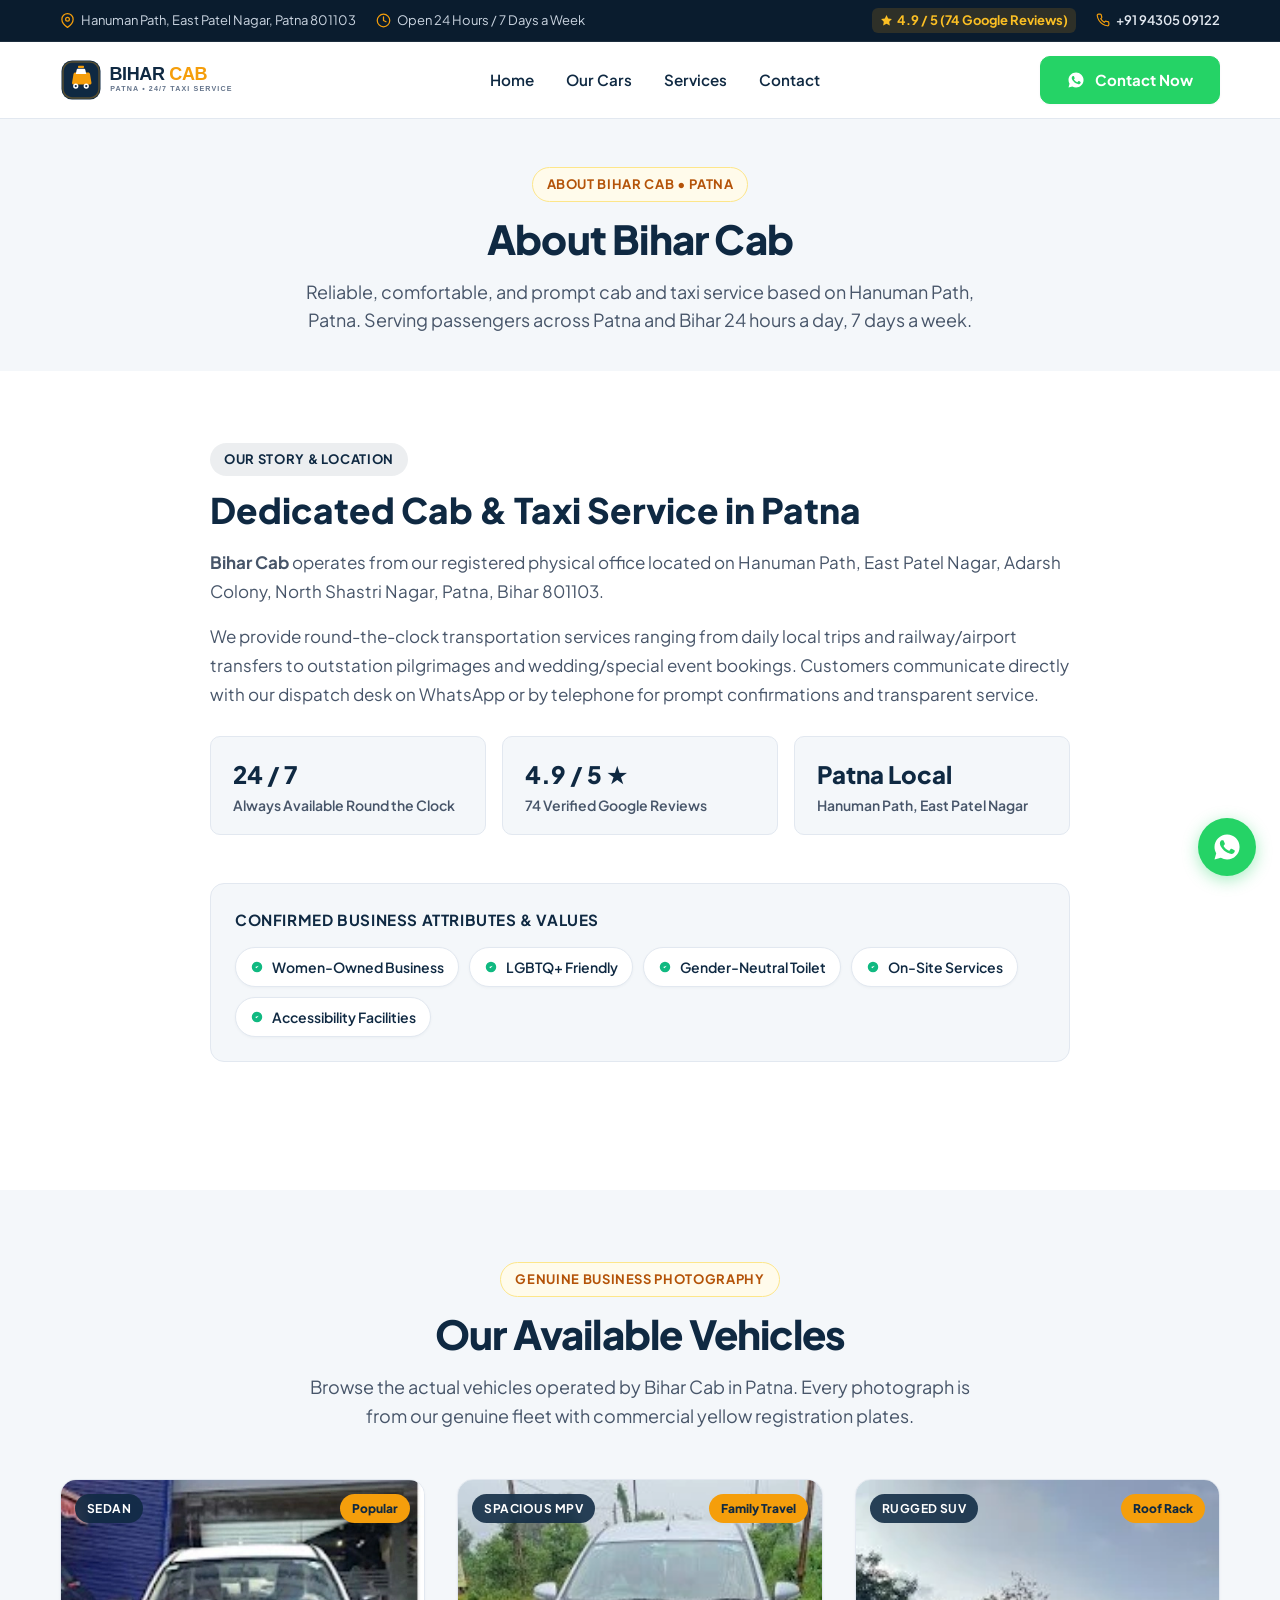
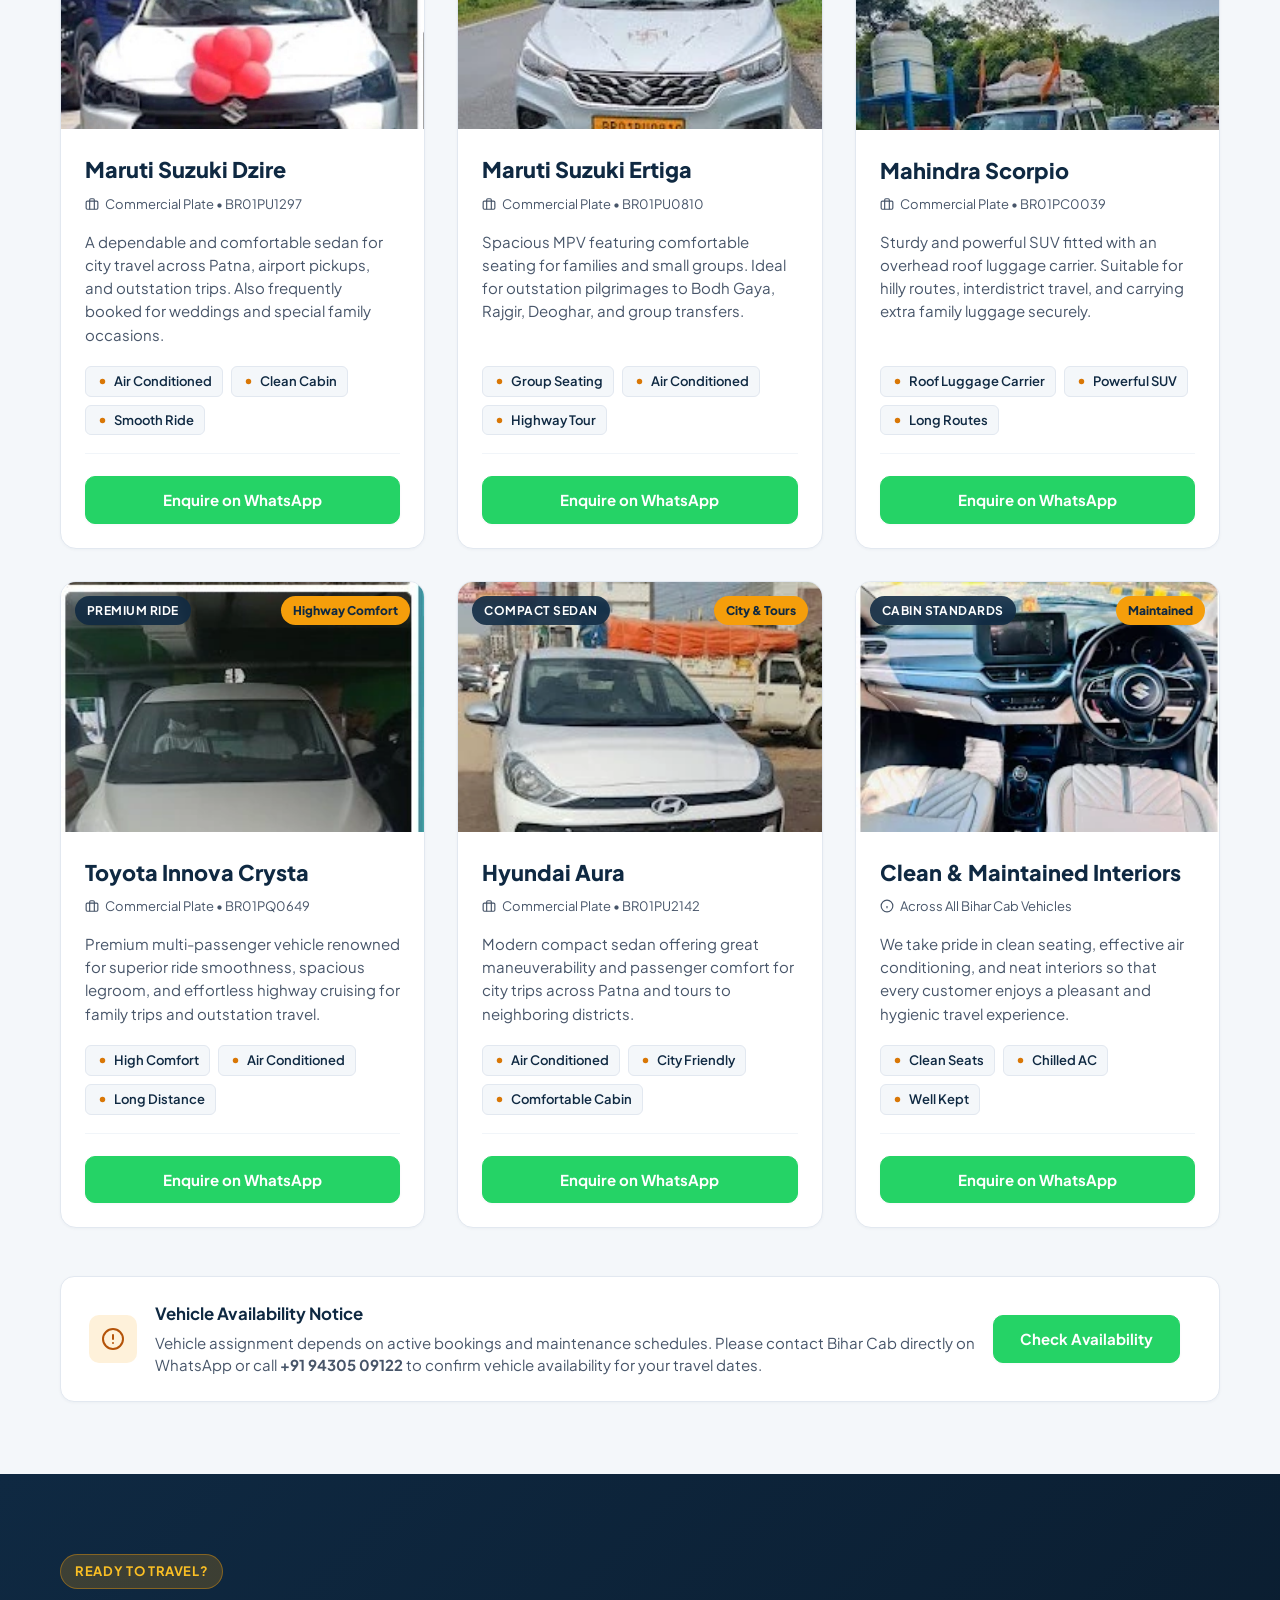
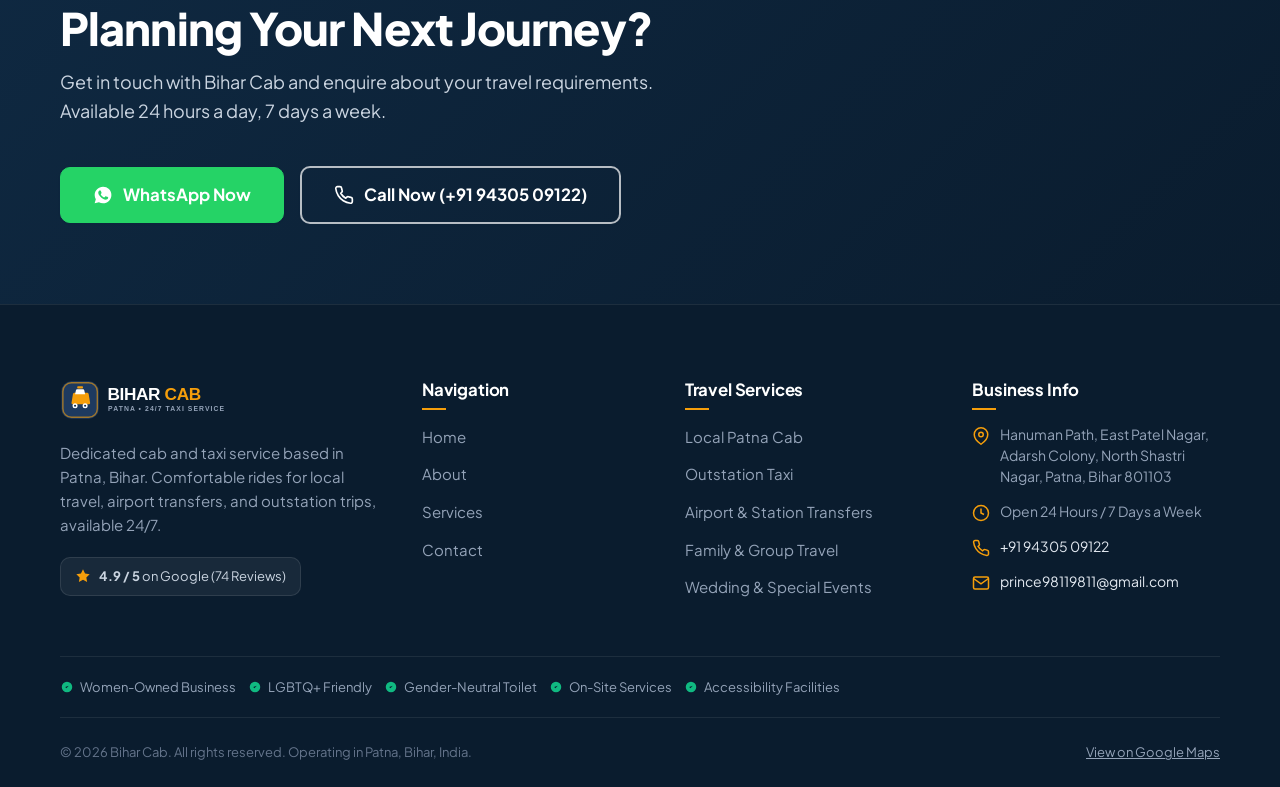
<file: about.html>
<!DOCTYPE html>
<html lang="en">
<head>
  <meta charset="UTF-8">
  <meta name="viewport" content="width=device-width, initial-scale=1.0">
  <title>About Us — Bihar Cab | 24/7 Cab & Taxi Service in Patna, Bihar</title>
  <meta name="description" content="Learn about Bihar Cab, a dependable 24/7 cab and taxi service based on Hanuman Path, Patna, Bihar. Genuine fleet photos, verified 4.9/5 Google rating, and helpful service.">
  <link rel="canonical" href="https://biharcab.online/about.html">

  <!-- Favicon -->
  <link rel="icon" type="image/svg+xml" href="assets/icons/favicon.svg">

  <!-- Google Fonts -->
  <link rel="preconnect" href="https://fonts.googleapis.com">
  <link rel="preconnect" href="https://fonts.gstatic.com" crossorigin>
  <link href="https://fonts.googleapis.com/css2?family=Plus+Jakarta+Sans:wght@400;500;600;700;800&display=swap" rel="stylesheet">

  <!-- Stylesheet -->
  <link rel="stylesheet" href="css/style.css">

  <!-- Structured Data (JSON-LD) -->
  <script type="application/ld+json">
  {
    "@context": "https://schema.org",
    "@type": ["TaxiService", "LocalBusiness"],
    "name": "Bihar Cab",
    "description": "24/7 dedicated cab and taxi service based in Patna, Bihar.",
    "telephone": "+919430509122",
    "url": "https://biharcab.online/about.html",
    "address": {
      "@type": "PostalAddress",
      "streetAddress": "Hanuman Path, East Patel Nagar, Adarsh Colony, North Shastri Nagar",
      "addressLocality": "Patna",
      "addressRegion": "Bihar",
      "postalCode": "801103",
      "addressCountry": "IN"
    },
    "openingHoursSpecification": {
      "@type": "OpeningHoursSpecification",
      "dayOfWeek": ["Monday", "Tuesday", "Wednesday", "Thursday", "Friday", "Saturday", "Sunday"],
      "opens": "00:00",
      "closes": "23:59"
    },
    "aggregateRating": {
      "@type": "AggregateRating",
      "ratingValue": "4.9",
      "reviewCount": "74"
    }
  }
  </script>
</head>
<body>

  <!-- TOP INFORMATION BAR (DESKTOP) -->
  <aside class="top-bar" aria-label="Quick Business Contact Information">
    <div class="container">
      <div class="top-bar-left">
        <span class="top-bar-item">
          <svg width="15" height="15" viewBox="0 0 24 24" fill="none" stroke="currentColor" stroke-width="2" stroke-linecap="round" stroke-linejoin="round" aria-hidden="true"><path d="M21 10c0 7-9 13-9 13s-9-6-9-13a9 9 0 0 1 18 0z"/><circle cx="12" cy="10" r="3"/></svg>
          Hanuman Path, East Patel Nagar, Patna 801103
        </span>
        <span class="top-bar-item">
          <svg width="15" height="15" viewBox="0 0 24 24" fill="none" stroke="currentColor" stroke-width="2" stroke-linecap="round" stroke-linejoin="round" aria-hidden="true"><circle cx="12" cy="12" r="10"/><polyline points="12 6 12 12 16 14"/></svg>
          Open 24 Hours / 7 Days a Week
        </span>
      </div>
      <div class="top-bar-right">
        <span class="rating-tag">
          <svg width="13" height="13" viewBox="0 0 24 24" fill="currentColor" aria-hidden="true"><polygon points="12 2 15.09 8.26 22 9.27 17 14.14 18.18 21.02 12 17.77 5.82 21.02 7 14.14 2 9.27 8.91 8.26 12 2"/></svg>
          4.9 / 5 (74 Google Reviews)
        </span>
        <a href="tel:+919430509122" class="top-bar-item top-bar-link">
          <svg width="14" height="14" viewBox="0 0 24 24" fill="none" stroke="currentColor" stroke-width="2" stroke-linecap="round" stroke-linejoin="round" aria-hidden="true"><path d="M22 16.92v3a2 2 0 0 1-2.18 2 19.79 19.79 0 0 1-8.63-3.07 19.5 19.5 0 0 1-6-6 19.79 19.79 0 0 1-3.07-8.67A2 2 0 0 1 4.11 2h3a2 2 0 0 1 2 1.72 12.84 12.84 0 0 0 .7 2.81 2 2 0 0 1-.45 2.11L8.09 9.91a16 16 0 0 0 6 6l1.27-1.27a2 2 0 0 1 2.11-.45 12.84 12.84 0 0 0 2.81.7A2 2 0 0 1 22 16.92z"/></svg>
          +91 94305 09122
        </a>
      </div>
    </div>
  </aside>

  <!-- SITE HEADER & NAVIGATION -->
  <header class="site-header" role="banner">
    <div class="container">
      <div class="header-inner">
        <!-- Logo -->
        <a href="index.html" class="header-brand" aria-label="Bihar Cab Home">
          <img src="assets/logos/logo.svg" alt="Bihar Cab Logo" class="header-logo-img" width="210" height="48">
        </a>

        <!-- Desktop Navigation -->
        <nav class="nav-desktop" aria-label="Main Navigation">
          <a href="index.html" class="nav-link">Home</a>
          <a href="our-cars.html" class="nav-link">Our Cars</a>
          <a href="services.html" class="nav-link">Services</a>
          <a href="contact.html" class="nav-link">Contact</a>
        </nav>

        <!-- Header CTA -->
        <div class="header-cta">
          <a href="https://wa.me/919430509122?text=Hello%20Bihar%20Cab%2C%20I%20would%20like%20to%20enquire%20about%20your%20cab%20service." target="_blank" rel="noopener noreferrer" class="btn btn-whatsapp btn-contact-desktop" aria-label="Contact Bihar Cab on WhatsApp">
            <svg width="18" height="18" viewBox="0 0 24 24" fill="currentColor" aria-hidden="true">
              <path d="M12.031 2C6.496 2 2 6.496 2 12.031c0 1.836.5 3.551 1.371 5.035L2 22l5.094-1.336a9.98 9.98 0 0 0 4.937 1.305h.004c5.531 0 10.027-4.496 10.027-10.031 0-2.68-1.043-5.195-2.941-7.094A9.97 9.97 0 0 0 12.031 2zm5.836 14.195c-.242.68-1.41 1.309-1.953 1.352-.527.043-1.215.062-3.488-.887-2.906-1.215-4.781-4.184-4.926-4.383-.145-.195-1.18-1.57-1.18-2.992 0-1.422.742-2.121 1.008-2.41.266-.289.582-.363.777-.363.195 0 .387 0 .559.012.18.012.422-.066.656.496.242.582.828 2.02.902 2.168.074.148.121.328.023.523-.098.195-.148.316-.293.488-.148.176-.312.391-.445.527-.148.148-.305.312-.133.605.172.293.766 1.262 1.645 2.043 1.129 1.004 2.082 1.316 2.375 1.465.293.148.465.129.637-.07.172-.195.742-.863.938-1.156.195-.293.391-.242.656-.148.266.098 1.688.797 1.977.941.289.148.484.223.559.348.07.129.07.742-.172 1.422z"/>
            </svg>
            Contact Now
          </a>

          <!-- Mobile Hamburger Toggle -->
          <button type="button" class="menu-toggle" aria-label="Open mobile navigation menu" aria-expanded="false" aria-controls="mobileNavMenu">
            <svg width="24" height="24" viewBox="0 0 24 24" fill="none" stroke="currentColor" stroke-width="2.5" stroke-linecap="round" stroke-linejoin="round" aria-hidden="true">
              <line x1="3" y1="6" x2="21" y2="6"/>
              <line x1="3" y1="12" x2="21" y2="12"/>
              <line x1="3" y1="18" x2="21" y2="18"/>
            </svg>
          </button>
        </div>
      </div>
    </div>
  </header>

  <!-- MOBILE NAVIGATION DRAWER & BACKDROP -->
  <div class="nav-mobile-overlay" aria-hidden="true"></div>
  <nav class="nav-mobile-menu" id="mobileNavMenu" aria-label="Mobile Navigation">
    <ul class="nav-mobile-list">
      <li><a href="index.html" class="nav-mobile-link"><span>Home</span> <svg width="18" height="18" viewBox="0 0 24 24" fill="none" stroke="currentColor" stroke-width="2" stroke-linecap="round" stroke-linejoin="round"><polyline points="9 18 15 12 9 6"/></svg></a></li>
      <li><a href="our-cars.html" class="nav-mobile-link"><span>Our Cars</span> <svg width="18" height="18" viewBox="0 0 24 24" fill="none" stroke="currentColor" stroke-width="2" stroke-linecap="round" stroke-linejoin="round"><polyline points="9 18 15 12 9 6"/></svg></a></li>
      <li><a href="services.html" class="nav-mobile-link"><span>Services</span> <svg width="18" height="18" viewBox="0 0 24 24" fill="none" stroke="currentColor" stroke-width="2" stroke-linecap="round" stroke-linejoin="round"><polyline points="9 18 15 12 9 6"/></svg></a></li>
      <li><a href="contact.html" class="nav-mobile-link"><span>Contact</span> <svg width="18" height="18" viewBox="0 0 24 24" fill="none" stroke="currentColor" stroke-width="2" stroke-linecap="round" stroke-linejoin="round"><polyline points="9 18 15 12 9 6"/></svg></a></li>
    </ul>
    <div class="nav-mobile-actions">
      <a href="https://wa.me/919430509122?text=Hello%20Bihar%20Cab%2C%20I%20would%20like%20to%20enquire%20about%20your%20cab%20service." target="_blank" rel="noopener noreferrer" class="btn btn-whatsapp btn-block">
        <svg width="18" height="18" viewBox="0 0 24 24" fill="currentColor">
          <path d="M12.031 2C6.496 2 2 6.496 2 12.031c0 1.836.5 3.551 1.371 5.035L2 22l5.094-1.336a9.98 9.98 0 0 0 4.937 1.305h.004c5.531 0 10.027-4.496 10.027-10.031 0-2.68-1.043-5.195-2.941-7.094A9.97 9.97 0 0 0 12.031 2zm5.836 14.195c-.242.68-1.41 1.309-1.953 1.352-.527.043-1.215.062-3.488-.887-2.906-1.215-4.781-4.184-4.926-4.383-.145-.195-1.18-1.57-1.18-2.992 0-1.422.742-2.121 1.008-2.41.266-.289.582-.363.777-.363.195 0 .387 0 .559.012.18.012.422-.066.656.496.242.582.828 2.02.902 2.168.074.148.121.328.023.523-.098.195-.148.316-.293.488-.148.176-.312.391-.445.527-.148.148-.305.312-.133.605.172.293.766 1.262 1.645 2.043 1.129 1.004 2.082 1.316 2.375 1.465.293.148.465.129.637-.07.172-.195.742-.863.938-1.156.195-.293.391-.242.656-.148.266.098 1.688.797 1.977.941.289.148.484.223.559.348.07.129.07.742-.172 1.422z"/>
        </svg>
        Contact on WhatsApp
      </a>
      <a href="tel:+919430509122" class="btn btn-primary btn-block">
        <svg width="18" height="18" viewBox="0 0 24 24" fill="none" stroke="currentColor" stroke-width="2" stroke-linecap="round" stroke-linejoin="round"><path d="M22 16.92v3a2 2 0 0 1-2.18 2 19.79 19.79 0 0 1-8.63-3.07 19.5 19.5 0 0 1-6-6 19.79 19.79 0 0 1-3.07-8.67A2 2 0 0 1 4.11 2h3a2 2 0 0 1 2 1.72 12.84 12.84 0 0 0 .7 2.81 2 2 0 0 1-.45 2.11L8.09 9.91a16 16 0 0 0 6 6l1.27-1.27a2 2 0 0 1 2.11-.45 12.84 12.84 0 0 0 2.81.7A2 2 0 0 1 22 16.92z"/></svg>
        Call +91 94305 09122
      </a>
    </div>
  </nav>

  <main id="mainContent">

    <!-- PAGE HERO HEADER -->
    <section class="section section-secondary" style="padding: 48px 0 36px;" aria-labelledby="aboutPageTitle">
      <div class="container text-center">
        <span class="badge badge-amber">About Bihar Cab • Patna</span>
        <h1 id="aboutPageTitle" class="section-title">About Bihar Cab</h1>
        <p class="section-subtitle" style="max-width: 720px; margin: 0 auto;">
          Reliable, comfortable, and prompt cab and taxi service based on Hanuman Path, Patna. Serving passengers across Patna and Bihar 24 hours a day, 7 days a week.
        </p>
      </div>
    </section>

    <!-- SECTION 1: BUSINESS PROFILE -->
    <section class="section" aria-labelledby="whoWeAreHeading">
      <div class="container" style="max-width: 900px;">
        <div style="margin-bottom: 48px;">
          <span class="badge badge-navy">Our Story & Location</span>
          <h2 id="whoWeAreHeading" style="font-size: clamp(1.6rem, 3vw, 2.2rem); font-weight: 800; color: var(--color-navy); margin-bottom: 16px; line-height: 1.25;">
            Dedicated Cab & Taxi Service in Patna
          </h2>
          <p style="color: var(--text-secondary); line-height: 1.7; margin-bottom: 16px; font-size: 1.0625rem;">
            <strong>Bihar Cab</strong> operates from our registered physical office located on Hanuman Path, East Patel Nagar, Adarsh Colony, North Shastri Nagar, Patna, Bihar 801103.
          </p>
          <p style="color: var(--text-secondary); line-height: 1.7; margin-bottom: 28px; font-size: 1.0625rem;">
            We provide round-the-clock transportation services ranging from daily local trips and railway/airport transfers to outstation pilgrimages and wedding/special event bookings. Customers communicate directly with our dispatch desk on WhatsApp or by telephone for prompt confirmations and transparent service.
          </p>

          <div style="display: grid; grid-template-columns: repeat(auto-fit, minmax(200px, 1fr)); gap: 16px;">
            <div style="background-color: var(--bg-secondary); padding: 18px 22px; border-radius: var(--radius-md); border: 1px solid var(--border-color);">
              <div style="font-size: 1.5rem; font-weight: 800; color: var(--color-navy);">24 / 7</div>
              <div style="font-size: 0.875rem; color: var(--text-secondary); font-weight: 600;">Always Available Round the Clock</div>
            </div>
            <div style="background-color: var(--bg-secondary); padding: 18px 22px; border-radius: var(--radius-md); border: 1px solid var(--border-color);">
              <div style="font-size: 1.5rem; font-weight: 800; color: var(--color-navy);">4.9 / 5 ★</div>
              <div style="font-size: 0.875rem; color: var(--text-secondary); font-weight: 600;">74 Verified Google Reviews</div>
            </div>
            <div style="background-color: var(--bg-secondary); padding: 18px 22px; border-radius: var(--radius-md); border: 1px solid var(--border-color);">
              <div style="font-size: 1.5rem; font-weight: 800; color: var(--color-navy);">Patna Local</div>
              <div style="font-size: 0.875rem; color: var(--text-secondary); font-weight: 600;">Hanuman Path, East Patel Nagar</div>
            </div>
          </div>
        </div>

        <!-- BUSINESS VALUES & INCLUSIVE IDENTITY -->
        <div class="attributes-wrapper" style="margin-bottom: 56px;">
          <h3 class="attributes-title">Confirmed Business Attributes & Values</h3>
          <div class="attributes-list">
            <span class="attr-pill"><svg width="14" height="14" viewBox="0 0 24 24" fill="currentColor"><path d="M9 12l2 2 4-4m6 2a9 9 0 11-18 0 9 9 0 0118 0z"/></svg> Women-Owned Business</span>
            <span class="attr-pill"><svg width="14" height="14" viewBox="0 0 24 24" fill="currentColor"><path d="M9 12l2 2 4-4m6 2a9 9 0 11-18 0 9 9 0 0118 0z"/></svg> LGBTQ+ Friendly</span>
            <span class="attr-pill"><svg width="14" height="14" viewBox="0 0 24 24" fill="currentColor"><path d="M9 12l2 2 4-4m6 2a9 9 0 11-18 0 9 9 0 0118 0z"/></svg> Gender-Neutral Toilet</span>
            <span class="attr-pill"><svg width="14" height="14" viewBox="0 0 24 24" fill="currentColor"><path d="M9 12l2 2 4-4m6 2a9 9 0 11-18 0 9 9 0 0118 0z"/></svg> On-Site Services</span>
            <span class="attr-pill"><svg width="14" height="14" viewBox="0 0 24 24" fill="currentColor"><path d="M9 12l2 2 4-4m6 2a9 9 0 11-18 0 9 9 0 0118 0z"/></svg> Accessibility Facilities</span>
          </div>
        </div>
      </div>
    </section>

    <!-- SECTION 2: OUR VEHICLES / FLEET (PRESERVING ALL VEHICLE ASSETS & DETAILS) -->
    <section class="section section-secondary" aria-labelledby="fleetHeading">
      <div class="container">
        <div class="section-header">
          <span class="badge badge-amber">Genuine Business Photography</span>
          <h2 id="fleetHeading" class="section-title">Our Available Vehicles</h2>
          <p class="section-subtitle">Browse the actual vehicles operated by Bihar Cab in Patna. Every photograph is from our genuine fleet with commercial yellow registration plates.</p>
        </div>

        <div class="car-grid">

          <!-- VEHICLE 1: Maruti Suzuki Dzire -->
          <article class="car-card">
            <div class="car-card-img-wrapper">
              <picture>
                <source srcset="assets/images/vehicles/dzire-ceremony.webp" type="image/webp">
                <img src="assets/images/vehicles/dzire-ceremony.jpg" alt="Maruti Suzuki Dzire cab of Bihar Cab with red celebration ribbon" width="495" height="525" loading="lazy">
              </picture>
              <span class="car-badge">Sedan</span>
              <span class="car-badge-amber">Popular</span>
            </div>
            <div class="car-card-body">
              <div class="car-card-header">
                <h3 class="car-name">Maruti Suzuki Dzire</h3>
                <span class="car-reg-tag">
                  <svg width="14" height="14" viewBox="0 0 24 24" fill="none" stroke="currentColor" stroke-width="2"><rect x="2" y="7" width="20" height="14" rx="2" ry="2"/><path d="M16 21V5a2 2 0 0 0-2-2h-4a2 2 0 0 0-2 2v16"/></svg>
                  Commercial Plate • BR01PU1297
                </span>
              </div>
              <p class="car-description">
                A dependable and comfortable sedan for city travel across Patna, airport pickups, and outstation trips. Also frequently booked for weddings and special family occasions.
              </p>
              <div class="car-features-list">
                <span class="car-feature-chip"><svg width="13" height="13" viewBox="0 0 24 24" fill="currentColor"><circle cx="12" cy="12" r="5"/></svg> Air Conditioned</span>
                <span class="car-feature-chip"><svg width="13" height="13" viewBox="0 0 24 24" fill="currentColor"><circle cx="12" cy="12" r="5"/></svg> Clean Cabin</span>
                <span class="car-feature-chip"><svg width="13" height="13" viewBox="0 0 24 24" fill="currentColor"><circle cx="12" cy="12" r="5"/></svg> Smooth Ride</span>
              </div>
              <div class="car-card-actions">
                <a href="https://wa.me/919430509122?text=Hello%20Bihar%20Cab%2C%20I%20would%20like%20to%20enquire%20about%20booking%20the%20Maruti%20Suzuki%20Dzire.%20Please%20share%20availability%20and%20details." target="_blank" rel="noopener noreferrer" class="btn btn-whatsapp btn-block">
                  Enquire on WhatsApp
                </a>
              </div>
            </div>
          </article>

          <!-- VEHICLE 2: Maruti Suzuki Ertiga -->
          <article class="car-card">
            <div class="car-card-img-wrapper">
              <picture>
                <source srcset="assets/images/vehicles/ertiga-silver.webp" type="image/webp">
                <img src="assets/images/vehicles/ertiga-silver.jpg" alt="Maruti Suzuki Ertiga cab of Bihar Cab silver front view" width="224" height="298" loading="lazy">
              </picture>
              <span class="car-badge">Spacious MPV</span>
              <span class="car-badge-amber">Family Travel</span>
            </div>
            <div class="car-card-body">
              <div class="car-card-header">
                <h3 class="car-name">Maruti Suzuki Ertiga</h3>
                <span class="car-reg-tag">
                  <svg width="14" height="14" viewBox="0 0 24 24" fill="none" stroke="currentColor" stroke-width="2"><rect x="2" y="7" width="20" height="14" rx="2" ry="2"/><path d="M16 21V5a2 2 0 0 0-2-2h-4a2 2 0 0 0-2 2v16"/></svg>
                  Commercial Plate • BR01PU0810
                </span>
              </div>
              <p class="car-description">
                Spacious MPV featuring comfortable seating for families and small groups. Ideal for outstation pilgrimages to Bodh Gaya, Rajgir, Deoghar, and group transfers.
              </p>
              <div class="car-features-list">
                <span class="car-feature-chip"><svg width="13" height="13" viewBox="0 0 24 24" fill="currentColor"><circle cx="12" cy="12" r="5"/></svg> Group Seating</span>
                <span class="car-feature-chip"><svg width="13" height="13" viewBox="0 0 24 24" fill="currentColor"><circle cx="12" cy="12" r="5"/></svg> Air Conditioned</span>
                <span class="car-feature-chip"><svg width="13" height="13" viewBox="0 0 24 24" fill="currentColor"><circle cx="12" cy="12" r="5"/></svg> Highway Tour</span>
              </div>
              <div class="car-card-actions">
                <a href="https://wa.me/919430509122?text=Hello%20Bihar%20Cab%2C%20I%20would%20like%20to%20enquire%20about%20booking%20the%20Maruti%20Suzuki%20Ertiga.%20Please%20share%20availability%20and%20details." target="_blank" rel="noopener noreferrer" class="btn btn-whatsapp btn-block">
                  Enquire on WhatsApp
                </a>
              </div>
            </div>
          </article>

          <!-- VEHICLE 3: Mahindra Scorpio -->
          <article class="car-card">
            <div class="car-card-img-wrapper">
              <picture>
                <source srcset="assets/images/vehicles/scorpio-trip.webp" type="image/webp">
                <img src="assets/images/vehicles/scorpio-trip.jpg" alt="Mahindra Scorpio cab of Bihar Cab with roof luggage carrier on mountain tour" width="224" height="298" loading="lazy">
              </picture>
              <span class="car-badge">Rugged SUV</span>
              <span class="car-badge-amber">Roof Rack</span>
            </div>
            <div class="car-card-body">
              <div class="car-card-header">
                <h3 class="car-name">Mahindra Scorpio</h3>
                <span class="car-reg-tag">
                  <svg width="14" height="14" viewBox="0 0 24 24" fill="none" stroke="currentColor" stroke-width="2"><rect x="2" y="7" width="20" height="14" rx="2" ry="2"/><path d="M16 21V5a2 2 0 0 0-2-2h-4a2 2 0 0 0-2 2v16"/></svg>
                  Commercial Plate • BR01PC0039
                </span>
              </div>
              <p class="car-description">
                Sturdy and powerful SUV fitted with an overhead roof luggage carrier. Suitable for hilly routes, interdistrict travel, and carrying extra family luggage securely.
              </p>
              <div class="car-features-list">
                <span class="car-feature-chip"><svg width="13" height="13" viewBox="0 0 24 24" fill="currentColor"><circle cx="12" cy="12" r="5"/></svg> Roof Luggage Carrier</span>
                <span class="car-feature-chip"><svg width="13" height="13" viewBox="0 0 24 24" fill="currentColor"><circle cx="12" cy="12" r="5"/></svg> Powerful SUV</span>
                <span class="car-feature-chip"><svg width="13" height="13" viewBox="0 0 24 24" fill="currentColor"><circle cx="12" cy="12" r="5"/></svg> Long Routes</span>
              </div>
              <div class="car-card-actions">
                <a href="https://wa.me/919430509122?text=Hello%20Bihar%20Cab%2C%20I%20would%20like%20to%20enquire%20about%20booking%20the%20Mahindra%20Scorpio.%20Please%20share%20availability%20and%20details." target="_blank" rel="noopener noreferrer" class="btn btn-whatsapp btn-block">
                  Enquire on WhatsApp
                </a>
              </div>
            </div>
          </article>

          <!-- VEHICLE 4: Toyota Innova Crysta -->
          <article class="car-card">
            <div class="car-card-img-wrapper">
              <picture>
                <source srcset="assets/images/vehicles/innova-crysta.webp" type="image/webp">
                <img src="assets/images/vehicles/innova-crysta.jpg" alt="Toyota Innova Crysta cab of Bihar Cab white front view" width="256" height="408" loading="lazy">
              </picture>
              <span class="car-badge">Premium Ride</span>
              <span class="car-badge-amber">Highway Comfort</span>
            </div>
            <div class="car-card-body">
              <div class="car-card-header">
                <h3 class="car-name">Toyota Innova Crysta</h3>
                <span class="car-reg-tag">
                  <svg width="14" height="14" viewBox="0 0 24 24" fill="none" stroke="currentColor" stroke-width="2"><rect x="2" y="7" width="20" height="14" rx="2" ry="2"/><path d="M16 21V5a2 2 0 0 0-2-2h-4a2 2 0 0 0-2 2v16"/></svg>
                  Commercial Plate • BR01PQ0649
                </span>
              </div>
              <p class="car-description">
                Premium multi-passenger vehicle renowned for superior ride smoothness, spacious legroom, and effortless highway cruising for family trips and outstation travel.
              </p>
              <div class="car-features-list">
                <span class="car-feature-chip"><svg width="13" height="13" viewBox="0 0 24 24" fill="currentColor"><circle cx="12" cy="12" r="5"/></svg> High Comfort</span>
                <span class="car-feature-chip"><svg width="13" height="13" viewBox="0 0 24 24" fill="currentColor"><circle cx="12" cy="12" r="5"/></svg> Air Conditioned</span>
                <span class="car-feature-chip"><svg width="13" height="13" viewBox="0 0 24 24" fill="currentColor"><circle cx="12" cy="12" r="5"/></svg> Long Distance</span>
              </div>
              <div class="car-card-actions">
                <a href="https://wa.me/919430509122?text=Hello%20Bihar%20Cab%2C%20I%20would%20like%20to%20enquire%20about%20booking%20the%20Toyota%20Innova%20Crysta.%20Please%20share%20availability%20and%20details." target="_blank" rel="noopener noreferrer" class="btn btn-whatsapp btn-block">
                  Enquire on WhatsApp
                </a>
              </div>
            </div>
          </article>

          <!-- VEHICLE 5: Hyundai Aura -->
          <article class="car-card">
            <div class="car-card-img-wrapper">
              <picture>
                <source srcset="assets/images/vehicles/hyundai-aura-front.webp" type="image/webp">
                <img src="assets/images/vehicles/hyundai-aura-front.jpg" alt="Hyundai Aura cab of Bihar Cab white front view" width="224" height="298" loading="lazy">
              </picture>
              <span class="car-badge">Compact Sedan</span>
              <span class="car-badge-amber">City & Tours</span>
            </div>
            <div class="car-card-body">
              <div class="car-card-header">
                <h3 class="car-name">Hyundai Aura</h3>
                <span class="car-reg-tag">
                  <svg width="14" height="14" viewBox="0 0 24 24" fill="none" stroke="currentColor" stroke-width="2"><rect x="2" y="7" width="20" height="14" rx="2" ry="2"/><path d="M16 21V5a2 2 0 0 0-2-2h-4a2 2 0 0 0-2 2v16"/></svg>
                  Commercial Plate • BR01PU2142
                </span>
              </div>
              <p class="car-description">
                Modern compact sedan offering great maneuverability and passenger comfort for city trips across Patna and tours to neighboring districts.
              </p>
              <div class="car-features-list">
                <span class="car-feature-chip"><svg width="13" height="13" viewBox="0 0 24 24" fill="currentColor"><circle cx="12" cy="12" r="5"/></svg> Air Conditioned</span>
                <span class="car-feature-chip"><svg width="13" height="13" viewBox="0 0 24 24" fill="currentColor"><circle cx="12" cy="12" r="5"/></svg> City Friendly</span>
                <span class="car-feature-chip"><svg width="13" height="13" viewBox="0 0 24 24" fill="currentColor"><circle cx="12" cy="12" r="5"/></svg> Comfortable Cabin</span>
              </div>
              <div class="car-card-actions">
                <a href="https://wa.me/919430509122?text=Hello%20Bihar%20Cab%2C%20I%20would%20like%20to%20enquire%20about%20booking%20the%20Hyundai%20Aura.%20Please%20share%20availability%20and%20details." target="_blank" rel="noopener noreferrer" class="btn btn-whatsapp btn-block">
                  Enquire on WhatsApp
                </a>
              </div>
            </div>
          </article>

          <!-- VEHICLE 6: Clean Interior Showcase -->
          <article class="car-card">
            <div class="car-card-img-wrapper">
              <picture>
                <source srcset="assets/images/business/clean-interior.webp" type="image/webp">
                <img src="assets/images/business/clean-interior.png" alt="Clean vehicle interior dashboard and seating of Bihar Cab" width="248" height="176" loading="lazy">
              </picture>
              <span class="car-badge">Cabin Standards</span>
              <span class="car-badge-amber">Maintained</span>
            </div>
            <div class="car-card-body">
              <div class="car-card-header">
                <h3 class="car-name">Clean & Maintained Interiors</h3>
                <span class="car-reg-tag">
                  <svg width="14" height="14" viewBox="0 0 24 24" fill="none" stroke="currentColor" stroke-width="2"><circle cx="12" cy="12" r="10"/><path d="M12 16v-4"/><path d="M12 8h.01"/></svg>
                  Across All Bihar Cab Vehicles
                </span>
              </div>
              <p class="car-description">
                We take pride in clean seating, effective air conditioning, and neat interiors so that every customer enjoys a pleasant and hygienic travel experience.
              </p>
              <div class="car-features-list">
                <span class="car-feature-chip"><svg width="13" height="13" viewBox="0 0 24 24" fill="currentColor"><circle cx="12" cy="12" r="5"/></svg> Clean Seats</span>
                <span class="car-feature-chip"><svg width="13" height="13" viewBox="0 0 24 24" fill="currentColor"><circle cx="12" cy="12" r="5"/></svg> Chilled AC</span>
                <span class="car-feature-chip"><svg width="13" height="13" viewBox="0 0 24 24" fill="currentColor"><circle cx="12" cy="12" r="5"/></svg> Well Kept</span>
              </div>
              <div class="car-card-actions">
                <a href="https://wa.me/919430509122?text=Hello%20Bihar%20Cab%2C%20I%20would%20like%20to%20enquire%20about%20cab%20availability%20for%20my%20travel." target="_blank" rel="noopener noreferrer" class="btn btn-whatsapp btn-block">
                  Enquire on WhatsApp
                </a>
              </div>
            </div>
          </article>

        </div>

        <!-- TRANSPARENT AVAILABILITY NOTICE CARD -->
        <div style="background-color: #FFFFFF; border: 1px solid var(--border-color); border-radius: var(--radius-lg); padding: 24px 28px; margin-top: 48px; display: flex; align-items: center; gap: 18px; flex-wrap: wrap; box-shadow: var(--shadow-sm);">
          <div style="width: 48px; height: 48px; border-radius: var(--radius-md); background-color: rgba(245, 158, 11, 0.15); color: #B45309; display: flex; align-items: center; justify-content: center; flex-shrink: 0;">
            <svg width="24" height="24" viewBox="0 0 24 24" fill="none" stroke="currentColor" stroke-width="2" stroke-linecap="round" stroke-linejoin="round" aria-hidden="true"><circle cx="12" cy="12" r="10"/><line x1="12" y1="8" x2="12" y2="12"/><line x1="12" y1="16" x2="12.01" y2="16"/></svg>
          </div>
          <div style="flex-grow: 1; max-width: 820px;">
            <h4 style="font-size: 1.05rem; font-weight: 700; color: var(--color-navy); margin-bottom: 4px;">Vehicle Availability Notice</h4>
            <p style="font-size: 0.9375rem; color: var(--text-secondary); margin: 0; line-height: 1.5;">
              Vehicle assignment depends on active bookings and maintenance schedules. Please contact Bihar Cab directly on WhatsApp or call <strong>+91 94305 09122</strong> to confirm vehicle availability for your travel dates.
            </p>
          </div>
          <a href="https://wa.me/919430509122?text=Hello%20Bihar%20Cab%2C%20I%20would%20like%20to%20check%20car%20availability%20for%20an%20upcoming%20journey." target="_blank" rel="noopener noreferrer" class="btn btn-whatsapp">
            Check Availability
          </a>
        </div>
      </div>
    </section>

    <!-- SECTION: CALL TO ACTION -->
    <section class="cta-section" aria-labelledby="ctaHeading">
      <div class="container">
        <div class="cta-box">
          <div class="cta-content">
            <span class="badge badge-amber" style="background-color: rgba(245, 158, 11, 0.2); color:#FBBF24; border-color:rgba(245,158,11,0.4);">Ready To Travel?</span>
            <h2 id="ctaHeading" class="cta-title">Planning Your Next Journey?</h2>
            <p class="cta-description">Get in touch with Bihar Cab and enquire about your travel requirements. Available 24 hours a day, 7 days a week.</p>
          </div>
          <div class="cta-buttons">
            <a href="https://wa.me/919430509122?text=Hello%20Bihar%20Cab%2C%20I%20would%20like%20to%20enquire%20about%20your%20cab%20service." target="_blank" rel="noopener noreferrer" class="btn btn-whatsapp btn-lg">
              <svg width="20" height="20" viewBox="0 0 24 24" fill="currentColor" aria-hidden="true">
                <path d="M12.031 2C6.496 2 2 6.496 2 12.031c0 1.836.5 3.551 1.371 5.035L2 22l5.094-1.336a9.98 9.98 0 0 0 4.937 1.305h.004c5.531 0 10.027-4.496 10.027-10.031 0-2.68-1.043-5.195-2.941-7.094A9.97 9.97 0 0 0 12.031 2zm5.836 14.195c-.242.68-1.41 1.309-1.953 1.352-.527.043-1.215.062-3.488-.887-2.906-1.215-4.781-4.184-4.926-4.383-.145-.195-1.18-1.57-1.18-2.992 0-1.422.742-2.121 1.008-2.41.266-.289.582-.363.777-.363.195 0 .387 0 .559.012.18.012.422-.066.656.496.242.582.828 2.02.902 2.168.074.148.121.328.023.523-.098.195-.148.316-.293.488-.148.176-.312.391-.445.527-.148.148-.305.312-.133.605.172.293.766 1.262 1.645 2.043 1.129 1.004 2.082 1.316 2.375 1.465.293.148.465.129.637-.07.172-.195.742-.863.938-1.156.195-.293.391-.242.656-.148.266.098 1.688.797 1.977.941.289.148.484.223.559.348.07.129.07.742-.172 1.422z"/>
              </svg>
              WhatsApp Now
            </a>
            <a href="tel:+919430509122" class="btn btn-outline-white btn-lg">
              <svg width="20" height="20" viewBox="0 0 24 24" fill="none" stroke="currentColor" stroke-width="2" stroke-linecap="round" stroke-linejoin="round" aria-hidden="true"><path d="M22 16.92v3a2 2 0 0 1-2.18 2 19.79 19.79 0 0 1-8.63-3.07 19.5 19.5 0 0 1-6-6 19.79 19.79 0 0 1-3.07-8.67A2 2 0 0 1 4.11 2h3a2 2 0 0 1 2 1.72 12.84 12.84 0 0 0 .7 2.81 2 2 0 0 1-.45 2.11L8.09 9.91a16 16 0 0 0 6 6l1.27-1.27a2 2 0 0 1 2.11-.45 12.84 12.84 0 0 0 2.81.7A2 2 0 0 1 22 16.92z"/></svg>
              Call Now (+91 94305 09122)
            </a>
          </div>
        </div>
      </div>
    </section>

  </main>

  <!-- SITE FOOTER -->
  <footer class="site-footer" role="contentinfo">
    <div class="container">
      <div class="footer-grid">
        <!-- Col 1: Brand & Bio -->
        <div class="footer-col-brand">
          <img src="assets/logos/logo-white.svg" alt="Bihar Cab Logo" class="footer-logo-img" width="200" height="46">
          <p class="footer-brand-text">
            Dedicated cab and taxi service based in Patna, Bihar. Comfortable rides for local travel, airport transfers, and outstation trips, available 24/7.
          </p>
          <div class="footer-rating-badge">
            <svg width="16" height="16" viewBox="0 0 24 24" fill="#F59E0B" aria-hidden="true"><polygon points="12 2 15.09 8.26 22 9.27 17 14.14 18.18 21.02 12 17.77 5.82 21.02 7 14.14 2 9.27 8.91 8.26 12 2"/></svg>
            <span><strong>4.9 / 5</strong> on Google (74 Reviews)</span>
          </div>
        </div>

        <!-- Col 2: Navigation Links -->
        <div>
          <h3 class="footer-title">Navigation</h3>
          <ul class="footer-links">
            <li><a href="index.html" class="footer-link">Home</a></li>
            <li><a href="about.html" class="footer-link">About</a></li>
            <li><a href="services.html" class="footer-link">Services</a></li>
            <li><a href="contact.html" class="footer-link">Contact</a></li>
          </ul>
        </div>

        <!-- Col 3: Services Links -->
        <div>
          <h3 class="footer-title">Travel Services</h3>
          <ul class="footer-links">
            <li><a href="services.html" class="footer-link">Local Patna Cab</a></li>
            <li><a href="services.html" class="footer-link">Outstation Taxi</a></li>
            <li><a href="services.html" class="footer-link">Airport & Station Transfers</a></li>
            <li><a href="services.html" class="footer-link">Family & Group Travel</a></li>
            <li><a href="services.html" class="footer-link">Wedding & Special Events</a></li>
          </ul>
        </div>

        <!-- Col 4: Business Contact -->
        <div>
          <h3 class="footer-title">Business Info</h3>
          <ul class="footer-contact-list">
            <li class="footer-contact-item">
              <svg width="18" height="18" viewBox="0 0 24 24" fill="none" stroke="currentColor" stroke-width="2"><path d="M21 10c0 7-9 13-9 13s-9-6-9-13a9 9 0 0 1 18 0z"/><circle cx="12" cy="10" r="3"/></svg>
              <span>Hanuman Path, East Patel Nagar, Adarsh Colony, North Shastri Nagar, Patna, Bihar 801103</span>
            </li>
            <li class="footer-contact-item">
              <svg width="18" height="18" viewBox="0 0 24 24" fill="none" stroke="currentColor" stroke-width="2"><circle cx="12" cy="12" r="10"/><polyline points="12 6 12 12 16 14"/></svg>
              <span>Open 24 Hours / 7 Days a Week</span>
            </li>
            <li class="footer-contact-item">
              <svg width="18" height="18" viewBox="0 0 24 24" fill="none" stroke="currentColor" stroke-width="2"><path d="M22 16.92v3a2 2 0 0 1-2.18 2 19.79 19.79 0 0 1-8.63-3.07 19.5 19.5 0 0 1-6-6 19.79 19.79 0 0 1-3.07-8.67A2 2 0 0 1 4.11 2h3a2 2 0 0 1 2 1.72 12.84 12.84 0 0 0 .7 2.81 2 2 0 0 1-.45 2.11L8.09 9.91a16 16 0 0 0 6 6l1.27-1.27a2 2 0 0 1 2.11-.45 12.84 12.84 0 0 0 2.81.7A2 2 0 0 1 22 16.92z"/></svg>
              <a href="tel:+919430509122">+91 94305 09122</a>
            </li>
            <li class="footer-contact-item">
              <svg width="18" height="18" viewBox="0 0 24 24" fill="none" stroke="currentColor" stroke-width="2"><path d="M4 4h16c1.1 0 2 .9 2 2v12c0 1.1-.9 2-2 2H4c-1.1 0-2-.9-2-2V6c0-1.1.9-2 2-2z"/><polyline points="22,6 12,13 2,6"/></svg>
              <a href="mailto:prince98119811@gmail.com">prince98119811@gmail.com</a>
            </li>
          </ul>
        </div>
      </div>

      <!-- Business Attributes Badges in Footer -->
      <div style="border-top: 1px solid rgba(255,255,255,0.08); padding: 20px 0; display:flex; flex-wrap:wrap; gap:12px; font-size:0.8125rem; color:#94A3B8;">
        <span style="display:inline-flex; align-items:center; gap:6px;">
          <svg width="14" height="14" viewBox="0 0 24 24" fill="#10B981"><path d="M9 12l2 2 4-4m6 2a9 9 0 11-18 0 9 9 0 0118 0z"/></svg>
          Women-Owned Business
        </span>
        <span style="display:inline-flex; align-items:center; gap:6px;">
          <svg width="14" height="14" viewBox="0 0 24 24" fill="#10B981"><path d="M9 12l2 2 4-4m6 2a9 9 0 11-18 0 9 9 0 0118 0z"/></svg>
          LGBTQ+ Friendly
        </span>
        <span style="display:inline-flex; align-items:center; gap:6px;">
          <svg width="14" height="14" viewBox="0 0 24 24" fill="#10B981"><path d="M9 12l2 2 4-4m6 2a9 9 0 11-18 0 9 9 0 0118 0z"/></svg>
          Gender-Neutral Toilet
        </span>
        <span style="display:inline-flex; align-items:center; gap:6px;">
          <svg width="14" height="14" viewBox="0 0 24 24" fill="#10B981"><path d="M9 12l2 2 4-4m6 2a9 9 0 11-18 0 9 9 0 0118 0z"/></svg>
          On-Site Services
        </span>
        <span style="display:inline-flex; align-items:center; gap:6px;">
          <svg width="14" height="14" viewBox="0 0 24 24" fill="#10B981"><path d="M9 12l2 2 4-4m6 2a9 9 0 11-18 0 9 9 0 0118 0z"/></svg>
          Accessibility Facilities
        </span>
      </div>

      <!-- Footer Bottom Copyright & Map Link -->
      <div class="footer-bottom">
        <div class="container" style="padding:0;">
          <p>© 2026 Bihar Cab. All rights reserved. Operating in Patna, Bihar, India.</p>
          <p>
            <a href="https://www.google.com/maps/place/Bihar+cab/@25.6183662,85.0985514,17z/data=!3m1!4b1!4m6!3m5!1s0x39ed57c73e3f9851:0xd320c883d378e8db!8m2!3d25.6183662!4d85.0985514!16s%2Fg%2F11z9blv5mc" target="_blank" rel="noopener noreferrer" style="color:#94A3B8; text-decoration:underline;">
              View on Google Maps
            </a>
          </p>
        </div>
      </div>
    </div>
  </footer>

  <!-- FLOATING WHATSAPP BUTTON -->
  <a href="https://wa.me/919430509122?text=Hello%20Bihar%20Cab%2C%20I%20would%20like%20to%20enquire%20about%20your%20cab%20service." target="_blank" rel="noopener noreferrer" class="floating-whatsapp" aria-label="Chat with Bihar Cab on WhatsApp">
    <span class="floating-whatsapp-label">Chat on WhatsApp</span>
    <span class="floating-whatsapp-btn" role="img" aria-hidden="true">
      <svg width="30" height="30" viewBox="0 0 24 24" fill="currentColor">
        <path d="M12.031 2C6.496 2 2 6.496 2 12.031c0 1.836.5 3.551 1.371 5.035L2 22l5.094-1.336a9.98 9.98 0 0 0 4.937 1.305h.004c5.531 0 10.027-4.496 10.027-10.031 0-2.68-1.043-5.195-2.941-7.094A9.97 9.97 0 0 0 12.031 2zm5.836 14.195c-.242.68-1.41 1.309-1.953 1.352-.527.043-1.215.062-3.488-.887-2.906-1.215-4.781-4.184-4.926-4.383-.145-.195-1.18-1.57-1.18-2.992 0-1.422.742-2.121 1.008-2.41.266-.289.582-.363.777-.363.195 0 .387 0 .559.012.18.012.422-.066.656.496.242.582.828 2.02.902 2.168.074.148.121.328.023.523-.098.195-.148.316-.293.488-.148.176-.312.391-.445.527-.148.148-.305.312-.133.605.172.293.766 1.262 1.645 2.043 1.129 1.004 2.082 1.316 2.375 1.465.293.148.465.129.637-.07.172-.195.742-.863.938-1.156.195-.293.391-.242.656-.148.266.098 1.688.797 1.977.941.289.148.484.223.559.348.07.129.07.742-.172 1.422z"/>
      </svg>
    </span>
  </a>

  <!-- JavaScript -->
  <script src="js/main.js"></script>
</body>
</html>
</file>
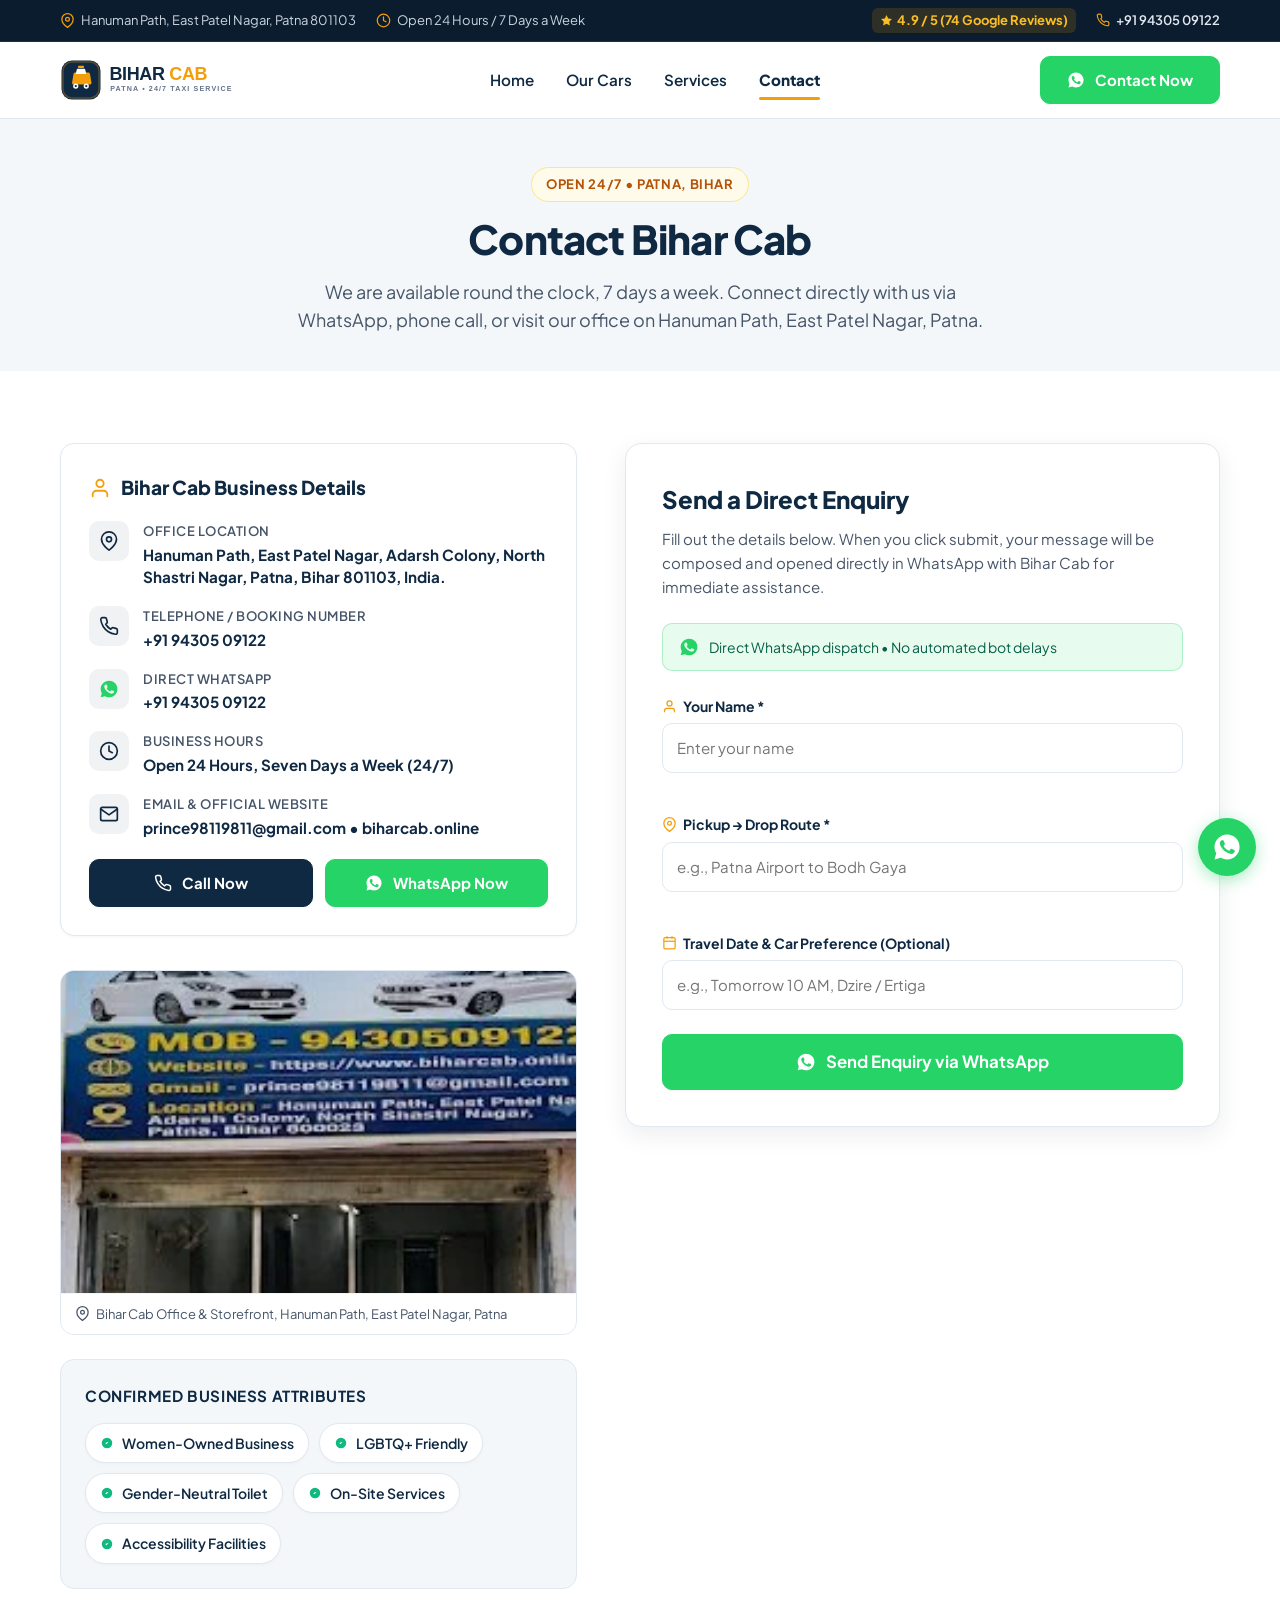
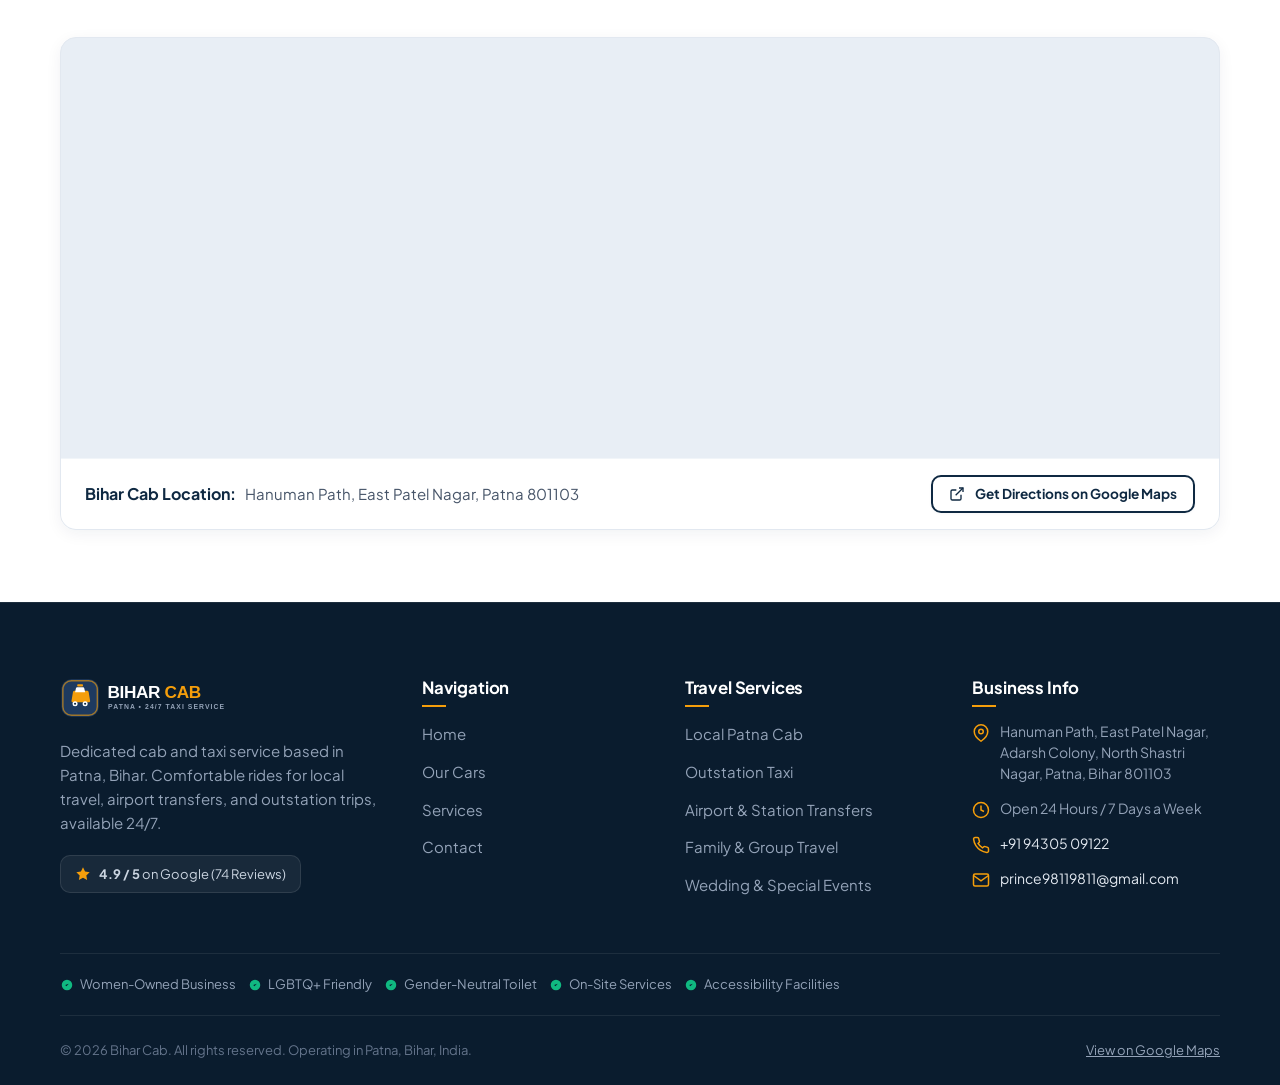
<file: contact.html>
<!DOCTYPE html>
<html lang="en">
<head>
  <meta charset="UTF-8">
  <meta name="viewport" content="width=device-width, initial-scale=1.0">
  <title>Contact Us — Bihar Cab | 24/7 Office on Hanuman Path, Patna</title>
  <meta name="description" content="Get in touch with Bihar Cab in Patna. Office on Hanuman Path, East Patel Nagar. Call +91 94305 09122 or send a direct WhatsApp enquiry. Open 24/7.">
  <link rel="canonical" href="https://biharcab.online/contact.html">

  <!-- Favicon -->
  <link rel="icon" type="image/svg+xml" href="assets/icons/favicon.svg">

  <!-- Google Fonts -->
  <link rel="preconnect" href="https://fonts.googleapis.com">
  <link rel="preconnect" href="https://fonts.gstatic.com" crossorigin>
  <link href="https://fonts.googleapis.com/css2?family=Plus+Jakarta+Sans:wght@400;500;600;700;800&display=swap" rel="stylesheet">

  <!-- Stylesheet -->
  <link rel="stylesheet" href="css/style.css">

  <!-- Structured Data (JSON-LD) -->
  <script type="application/ld+json">
  {
    "@context": "https://schema.org",
    "@type": ["TaxiService", "LocalBusiness"],
    "name": "Bihar Cab",
    "telephone": "+919430509122",
    "email": "prince98119811@gmail.com",
    "url": "https://biharcab.online/contact.html",
    "address": {
      "@type": "PostalAddress",
      "streetAddress": "Hanuman Path, East Patel Nagar, Adarsh Colony, North Shastri Nagar",
      "addressLocality": "Patna",
      "addressRegion": "Bihar",
      "postalCode": "801103",
      "addressCountry": "IN"
    },
    "geo": {
      "@type": "GeoCoordinates",
      "latitude": 25.6183662,
      "longitude": 85.0985514
    },
    "openingHoursSpecification": {
      "@type": "OpeningHoursSpecification",
      "dayOfWeek": ["Monday", "Tuesday", "Wednesday", "Thursday", "Friday", "Saturday", "Sunday"],
      "opens": "00:00",
      "closes": "23:59"
    }
  }
  </script>
</head>
<body>

  <!-- TOP INFORMATION BAR (DESKTOP) -->
  <aside class="top-bar" aria-label="Quick Business Contact Information">
    <div class="container">
      <div class="top-bar-left">
        <span class="top-bar-item">
          <svg width="15" height="15" viewBox="0 0 24 24" fill="none" stroke="currentColor" stroke-width="2" stroke-linecap="round" stroke-linejoin="round" aria-hidden="true"><path d="M21 10c0 7-9 13-9 13s-9-6-9-13a9 9 0 0 1 18 0z"/><circle cx="12" cy="10" r="3"/></svg>
          Hanuman Path, East Patel Nagar, Patna 801103
        </span>
        <span class="top-bar-item">
          <svg width="15" height="15" viewBox="0 0 24 24" fill="none" stroke="currentColor" stroke-width="2" stroke-linecap="round" stroke-linejoin="round" aria-hidden="true"><circle cx="12" cy="12" r="10"/><polyline points="12 6 12 12 16 14"/></svg>
          Open 24 Hours / 7 Days a Week
        </span>
      </div>
      <div class="top-bar-right">
        <span class="rating-tag">
          <svg width="13" height="13" viewBox="0 0 24 24" fill="currentColor" aria-hidden="true"><polygon points="12 2 15.09 8.26 22 9.27 17 14.14 18.18 21.02 12 17.77 5.82 21.02 7 14.14 2 9.27 8.91 8.26 12 2"/></svg>
          4.9 / 5 (74 Google Reviews)
        </span>
        <a href="tel:+919430509122" class="top-bar-item top-bar-link">
          <svg width="14" height="14" viewBox="0 0 24 24" fill="none" stroke="currentColor" stroke-width="2" stroke-linecap="round" stroke-linejoin="round" aria-hidden="true"><path d="M22 16.92v3a2 2 0 0 1-2.18 2 19.79 19.79 0 0 1-8.63-3.07 19.5 19.5 0 0 1-6-6 19.79 19.79 0 0 1-3.07-8.67A2 2 0 0 1 4.11 2h3a2 2 0 0 1 2 1.72 12.84 12.84 0 0 0 .7 2.81 2 2 0 0 1-.45 2.11L8.09 9.91a16 16 0 0 0 6 6l1.27-1.27a2 2 0 0 1 2.11-.45 12.84 12.84 0 0 0 2.81.7A2 2 0 0 1 22 16.92z"/></svg>
          +91 94305 09122
        </a>
      </div>
    </div>
  </aside>

  <!-- SITE HEADER & NAVIGATION -->
  <header class="site-header" role="banner">
    <div class="container">
      <div class="header-inner">
        <!-- Logo -->
        <a href="index.html" class="header-brand" aria-label="Bihar Cab Home">
          <img src="assets/logos/logo.svg" alt="Bihar Cab Logo" class="header-logo-img" width="210" height="48">
        </a>

        <!-- Desktop Navigation -->
        <nav class="nav-desktop" aria-label="Main Navigation">
          <a href="index.html" class="nav-link">Home</a>
          <a href="our-cars.html" class="nav-link">Our Cars</a>
          <a href="services.html" class="nav-link">Services</a>
          <a href="contact.html" class="nav-link active" aria-current="page">Contact</a>
        </nav>

        <!-- Header CTA -->
        <div class="header-cta">
          <a href="https://wa.me/919430509122?text=Hello%20Bihar%20Cab%2C%20I%20would%20like%20to%20enquire%20about%20your%20cab%20service." target="_blank" rel="noopener noreferrer" class="btn btn-whatsapp btn-contact-desktop" aria-label="Contact Bihar Cab on WhatsApp">
            <svg width="18" height="18" viewBox="0 0 24 24" fill="currentColor" aria-hidden="true">
              <path d="M12.031 2C6.496 2 2 6.496 2 12.031c0 1.836.5 3.551 1.371 5.035L2 22l5.094-1.336a9.98 9.98 0 0 0 4.937 1.305h.004c5.531 0 10.027-4.496 10.027-10.031 0-2.68-1.043-5.195-2.941-7.094A9.97 9.97 0 0 0 12.031 2zm5.836 14.195c-.242.68-1.41 1.309-1.953 1.352-.527.043-1.215.062-3.488-.887-2.906-1.215-4.781-4.184-4.926-4.383-.145-.195-1.18-1.57-1.18-2.992 0-1.422.742-2.121 1.008-2.41.266-.289.582-.363.777-.363.195 0 .387 0 .559.012.18.012.422-.066.656.496.242.582.828 2.02.902 2.168.074.148.121.328.023.523-.098.195-.148.316-.293.488-.148.176-.312.391-.445.527-.148.148-.305.312-.133.605.172.293.766 1.262 1.645 2.043 1.129 1.004 2.082 1.316 2.375 1.465.293.148.465.129.637-.07.172-.195.742-.863.938-1.156.195-.293.391-.242.656-.148.266.098 1.688.797 1.977.941.289.148.484.223.559.348.07.129.07.742-.172 1.422z"/>
            </svg>
            Contact Now
          </a>

          <!-- Mobile Hamburger Toggle -->
          <button type="button" class="menu-toggle" aria-label="Open mobile navigation menu" aria-expanded="false" aria-controls="mobileNavMenu">
            <svg width="24" height="24" viewBox="0 0 24 24" fill="none" stroke="currentColor" stroke-width="2.5" stroke-linecap="round" stroke-linejoin="round" aria-hidden="true">
              <line x1="3" y1="6" x2="21" y2="6"/>
              <line x1="3" y1="12" x2="21" y2="12"/>
              <line x1="3" y1="18" x2="21" y2="18"/>
            </svg>
          </button>
        </div>
      </div>
    </div>
  </header>

  <!-- MOBILE NAVIGATION DRAWER & BACKDROP -->
  <div class="nav-mobile-overlay" aria-hidden="true"></div>
  <nav class="nav-mobile-menu" id="mobileNavMenu" aria-label="Mobile Navigation">
    <ul class="nav-mobile-list">
      <li><a href="index.html" class="nav-mobile-link"><span>Home</span> <svg width="18" height="18" viewBox="0 0 24 24" fill="none" stroke="currentColor" stroke-width="2" stroke-linecap="round" stroke-linejoin="round"><polyline points="9 18 15 12 9 6"/></svg></a></li>
      <li><a href="our-cars.html" class="nav-mobile-link"><span>Our Cars</span> <svg width="18" height="18" viewBox="0 0 24 24" fill="none" stroke="currentColor" stroke-width="2" stroke-linecap="round" stroke-linejoin="round"><polyline points="9 18 15 12 9 6"/></svg></a></li>
      <li><a href="services.html" class="nav-mobile-link"><span>Services</span> <svg width="18" height="18" viewBox="0 0 24 24" fill="none" stroke="currentColor" stroke-width="2" stroke-linecap="round" stroke-linejoin="round"><polyline points="9 18 15 12 9 6"/></svg></a></li>
      <li><a href="contact.html" class="nav-mobile-link active" aria-current="page"><span>Contact</span> <svg width="18" height="18" viewBox="0 0 24 24" fill="none" stroke="currentColor" stroke-width="2" stroke-linecap="round" stroke-linejoin="round"><polyline points="9 18 15 12 9 6"/></svg></a></li>
    </ul>
    <div class="nav-mobile-actions">
      <a href="https://wa.me/919430509122?text=Hello%20Bihar%20Cab%2C%20I%20would%20like%20to%20enquire%20about%20your%20cab%20service." target="_blank" rel="noopener noreferrer" class="btn btn-whatsapp btn-block">
        <svg width="18" height="18" viewBox="0 0 24 24" fill="currentColor">
          <path d="M12.031 2C6.496 2 2 6.496 2 12.031c0 1.836.5 3.551 1.371 5.035L2 22l5.094-1.336a9.98 9.98 0 0 0 4.937 1.305h.004c5.531 0 10.027-4.496 10.027-10.031 0-2.68-1.043-5.195-2.941-7.094A9.97 9.97 0 0 0 12.031 2zm5.836 14.195c-.242.68-1.41 1.309-1.953 1.352-.527.043-1.215.062-3.488-.887-2.906-1.215-4.781-4.184-4.926-4.383-.145-.195-1.18-1.57-1.18-2.992 0-1.422.742-2.121 1.008-2.41.266-.289.582-.363.777-.363.195 0 .387 0 .559.012.18.012.422-.066.656.496.242.582.828 2.02.902 2.168.074.148.121.328.023.523-.098.195-.148.316-.293.488-.148.176-.312.391-.445.527-.148.148-.305.312-.133.605.172.293.766 1.262 1.645 2.043 1.129 1.004 2.082 1.316 2.375 1.465.293.148.465.129.637-.07.172-.195.742-.863.938-1.156.195-.293.391-.242.656-.148.266.098 1.688.797 1.977.941.289.148.484.223.559.348.07.129.07.742-.172 1.422z"/>
        </svg>
        Contact on WhatsApp
      </a>
      <a href="tel:+919430509122" class="btn btn-primary btn-block">
        <svg width="18" height="18" viewBox="0 0 24 24" fill="none" stroke="currentColor" stroke-width="2" stroke-linecap="round" stroke-linejoin="round"><path d="M22 16.92v3a2 2 0 0 1-2.18 2 19.79 19.79 0 0 1-8.63-3.07 19.5 19.5 0 0 1-6-6 19.79 19.79 0 0 1-3.07-8.67A2 2 0 0 1 4.11 2h3a2 2 0 0 1 2 1.72 12.84 12.84 0 0 0 .7 2.81 2 2 0 0 1-.45 2.11L8.09 9.91a16 16 0 0 0 6 6l1.27-1.27a2 2 0 0 1 2.11-.45 12.84 12.84 0 0 0 2.81.7A2 2 0 0 1 22 16.92z"/></svg>
        Call +91 94305 09122
      </a>
    </div>
  </nav>

  <main id="mainContent">

    <!-- PAGE HERO HEADER -->
    <section class="section section-secondary" style="padding: 48px 0 36px;" aria-labelledby="contactPageTitle">
      <div class="container text-center">
        <span class="badge badge-amber">Open 24/7 • Patna, Bihar</span>
        <h1 id="contactPageTitle" class="section-title">Contact Bihar Cab</h1>
        <p class="section-subtitle" style="max-width: 720px; margin: 0 auto;">
          We are available round the clock, 7 days a week. Connect directly with us via WhatsApp, phone call, or visit our office on Hanuman Path, East Patel Nagar, Patna.
        </p>
      </div>
    </section>

    <!-- CONTACT MAIN SECTION: 2-COLUMN GRID -->
    <section class="section" aria-label="Contact Information and Direct Enquiry Form">
      <div class="container">
        <div class="contact-grid">

          <!-- COLUMN 1: CONTACT DETAILS & REAL OFFICE PHOTO -->
          <div class="contact-info-panel">
            <div class="contact-card">
              <h2 class="contact-card-title">
                <svg width="22" height="22" viewBox="0 0 24 24" fill="none" stroke="currentColor" stroke-width="2" stroke-linecap="round" stroke-linejoin="round" aria-hidden="true"><path d="M20 21v-2a4 4 0 0 0-4-4H8a4 4 0 0 0-4 4v2"/><circle cx="12" cy="7" r="4"/></svg>
                Bihar Cab Business Details
              </h2>

              <!-- Address -->
              <div class="contact-item">
                <div class="contact-item-icon">
                  <svg width="20" height="20" viewBox="0 0 24 24" fill="none" stroke="currentColor" stroke-width="2" stroke-linecap="round" stroke-linejoin="round" aria-hidden="true"><path d="M21 10c0 7-9 13-9 13s-9-6-9-13a9 9 0 0 1 18 0z"/><circle cx="12" cy="10" r="3"/></svg>
                </div>
                <div class="contact-item-content">
                  <div class="contact-item-label">Office Location</div>
                  <div class="contact-item-value">
                    Hanuman Path, East Patel Nagar, Adarsh Colony, North Shastri Nagar, Patna, Bihar 801103, India.
                  </div>
                </div>
              </div>

              <!-- Phone -->
              <div class="contact-item">
                <div class="contact-item-icon">
                  <svg width="20" height="20" viewBox="0 0 24 24" fill="none" stroke="currentColor" stroke-width="2" stroke-linecap="round" stroke-linejoin="round" aria-hidden="true"><path d="M22 16.92v3a2 2 0 0 1-2.18 2 19.79 19.79 0 0 1-8.63-3.07 19.5 19.5 0 0 1-6-6 19.79 19.79 0 0 1-3.07-8.67A2 2 0 0 1 4.11 2h3a2 2 0 0 1 2 1.72 12.84 12.84 0 0 0 .7 2.81 2 2 0 0 1-.45 2.11L8.09 9.91a16 16 0 0 0 6 6l1.27-1.27a2 2 0 0 1 2.11-.45 12.84 12.84 0 0 0 2.81.7A2 2 0 0 1 22 16.92z"/></svg>
                </div>
                <div class="contact-item-content">
                  <div class="contact-item-label">Telephone / Booking Number</div>
                  <div class="contact-item-value">
                    <a href="tel:+919430509122">+91 94305 09122</a>
                  </div>
                </div>
              </div>

              <!-- WhatsApp -->
              <div class="contact-item">
                <div class="contact-item-icon" style="color:var(--color-whatsapp);">
                  <svg width="20" height="20" viewBox="0 0 24 24" fill="currentColor" aria-hidden="true">
                    <path d="M12.031 2C6.496 2 2 6.496 2 12.031c0 1.836.5 3.551 1.371 5.035L2 22l5.094-1.336a9.98 9.98 0 0 0 4.937 1.305h.004c5.531 0 10.027-4.496 10.027-10.031 0-2.68-1.043-5.195-2.941-7.094A9.97 9.97 0 0 0 12.031 2zm5.836 14.195c-.242.68-1.41 1.309-1.953 1.352-.527.043-1.215.062-3.488-.887-2.906-1.215-4.781-4.184-4.926-4.383-.145-.195-1.18-1.57-1.18-2.992 0-1.422.742-2.121 1.008-2.41.266-.289.582-.363.777-.363.195 0 .387 0 .559.012.18.012.422-.066.656.496.242.582.828 2.02.902 2.168.074.148.121.328.023.523-.098.195-.148.316-.293.488-.148.176-.312.391-.445.527-.148.148-.305.312-.133.605.172.293.766 1.262 1.645 2.043 1.129 1.004 2.082 1.316 2.375 1.465.293.148.465.129.637-.07.172-.195.742-.863.938-1.156.195-.293.391-.242.656-.148.266.098 1.688.797 1.977.941.289.148.484.223.559.348.07.129.07.742-.172 1.422z"/>
                  </svg>
                </div>
                <div class="contact-item-content">
                  <div class="contact-item-label">Direct WhatsApp</div>
                  <div class="contact-item-value">
                    <a href="https://wa.me/919430509122" target="_blank" rel="noopener noreferrer">+91 94305 09122</a>
                  </div>
                </div>
              </div>

              <!-- Working Hours -->
              <div class="contact-item">
                <div class="contact-item-icon">
                  <svg width="20" height="20" viewBox="0 0 24 24" fill="none" stroke="currentColor" stroke-width="2" stroke-linecap="round" stroke-linejoin="round" aria-hidden="true"><circle cx="12" cy="12" r="10"/><polyline points="12 6 12 12 16 14"/></svg>
                </div>
                <div class="contact-item-content">
                  <div class="contact-item-label">Business Hours</div>
                  <div class="contact-item-value">
                    Open 24 Hours, Seven Days a Week (24/7)
                  </div>
                </div>
              </div>

              <!-- Email & Web -->
              <div class="contact-item">
                <div class="contact-item-icon">
                  <svg width="20" height="20" viewBox="0 0 24 24" fill="none" stroke="currentColor" stroke-width="2" stroke-linecap="round" stroke-linejoin="round" aria-hidden="true"><path d="M4 4h16c1.1 0 2 .9 2 2v12c0 1.1-.9 2-2 2H4c-1.1 0-2-.9-2-2V6c0-1.1.9-2 2-2z"/><polyline points="22,6 12,13 2,6"/></svg>
                </div>
                <div class="contact-item-content">
                  <div class="contact-item-label">Email & Official Website</div>
                  <div class="contact-item-value">
                    <a href="mailto:prince98119811@gmail.com">prince98119811@gmail.com</a> • <a href="https://biharcab.online" target="_blank" rel="noopener noreferrer">biharcab.online</a>
                  </div>
                </div>
              </div>

              <!-- Quick Action Buttons -->
              <div style="display:flex; gap:12px; margin-top:20px; flex-wrap:wrap;">
                <a href="tel:+919430509122" class="btn btn-primary" style="flex:1;">
                  <svg width="18" height="18" viewBox="0 0 24 24" fill="none" stroke="currentColor" stroke-width="2"><path d="M22 16.92v3a2 2 0 0 1-2.18 2 19.79 19.79 0 0 1-8.63-3.07 19.5 19.5 0 0 1-6-6 19.79 19.79 0 0 1-3.07-8.67A2 2 0 0 1 4.11 2h3a2 2 0 0 1 2 1.72 12.84 12.84 0 0 0 .7 2.81 2 2 0 0 1-.45 2.11L8.09 9.91a16 16 0 0 0 6 6l1.27-1.27a2 2 0 0 1 2.11-.45 12.84 12.84 0 0 0 2.81.7A2 2 0 0 1 22 16.92z"/></svg>
                  Call Now
                </a>
                <a href="https://wa.me/919430509122?text=Hello%20Bihar%20Cab%2C%20I%20would%20like%20to%20enquire%20about%20your%20cab%20service." target="_blank" rel="noopener noreferrer" class="btn btn-whatsapp" style="flex:1;">
                  <svg width="18" height="18" viewBox="0 0 24 24" fill="currentColor">
                    <path d="M12.031 2C6.496 2 2 6.496 2 12.031c0 1.836.5 3.551 1.371 5.035L2 22l5.094-1.336a9.98 9.98 0 0 0 4.937 1.305h.004c5.531 0 10.027-4.496 10.027-10.031 0-2.68-1.043-5.195-2.941-7.094A9.97 9.97 0 0 0 12.031 2zm5.836 14.195c-.242.68-1.41 1.309-1.953 1.352-.527.043-1.215.062-3.488-.887-2.906-1.215-4.781-4.184-4.926-4.383-.145-.195-1.18-1.57-1.18-2.992 0-1.422.742-2.121 1.008-2.41.266-.289.582-.363.777-.363.195 0 .387 0 .559.012.18.012.422-.066.656.496.242.582.828 2.02.902 2.168.074.148.121.328.023.523-.098.195-.148.316-.293.488-.148.176-.312.391-.445.527-.148.148-.305.312-.133.605.172.293.766 1.262 1.645 2.043 1.129 1.004 2.082 1.316 2.375 1.465.293.148.465.129.637-.07.172-.195.742-.863.938-1.156.195-.293.391-.242.656-.148.266.098 1.688.797 1.977.941.289.148.484.223.559.348.07.129.07.742-.172 1.422z"/>
                  </svg>
                  WhatsApp Now
                </a>
              </div>
            </div>

            <!-- Real Office Photo Card -->
            <div class="office-photo-box">
              <picture>
                <source srcset="assets/images/business/bihar-cab-office.webp" type="image/webp">
                <img src="assets/images/business/bihar-cab-office.jpg" alt="Bihar Cab physical office and storefront on Hanuman Path, East Patel Nagar, Patna" width="224" height="298" loading="lazy">
              </picture>
              <div class="office-photo-caption">
                <svg width="15" height="15" viewBox="0 0 24 24" fill="none" stroke="currentColor" stroke-width="2"><path d="M21 10c0 7-9 13-9 13s-9-6-9-13a9 9 0 0 1 18 0z"/><circle cx="12" cy="10" r="3"/></svg>
                <span>Bihar Cab Office & Storefront, Hanuman Path, East Patel Nagar, Patna</span>
              </div>
            </div>

            <!-- Business Attributes Pills -->
            <div class="attributes-wrapper" style="margin: 0;">
              <h3 class="attributes-title">Confirmed Business Attributes</h3>
              <div class="attributes-list">
                <span class="attr-pill"><svg width="14" height="14" viewBox="0 0 24 24" fill="currentColor"><path d="M9 12l2 2 4-4m6 2a9 9 0 11-18 0 9 9 0 0118 0z"/></svg> Women-Owned Business</span>
                <span class="attr-pill"><svg width="14" height="14" viewBox="0 0 24 24" fill="currentColor"><path d="M9 12l2 2 4-4m6 2a9 9 0 11-18 0 9 9 0 0118 0z"/></svg> LGBTQ+ Friendly</span>
                <span class="attr-pill"><svg width="14" height="14" viewBox="0 0 24 24" fill="currentColor"><path d="M9 12l2 2 4-4m6 2a9 9 0 11-18 0 9 9 0 0118 0z"/></svg> Gender-Neutral Toilet</span>
                <span class="attr-pill"><svg width="14" height="14" viewBox="0 0 24 24" fill="currentColor"><path d="M9 12l2 2 4-4m6 2a9 9 0 11-18 0 9 9 0 0118 0z"/></svg> On-Site Services</span>
                <span class="attr-pill"><svg width="14" height="14" viewBox="0 0 24 24" fill="currentColor"><path d="M9 12l2 2 4-4m6 2a9 9 0 11-18 0 9 9 0 0118 0z"/></svg> Accessibility Facilities</span>
              </div>
            </div>
          </div>

          <!-- COLUMN 2: CONTACT ENQUIRY FORM -->
          <div>
            <div class="contact-form-card">
              <h2 class="contact-form-title">Send a Direct Enquiry</h2>
              <p class="contact-form-sub">
                Fill out the details below. When you click submit, your message will be composed and opened directly in WhatsApp with Bihar Cab for immediate assistance.
              </p>

              <!-- Transparent Process Banner -->
              <div class="contact-form-banner">
                <svg width="20" height="20" viewBox="0 0 24 24" fill="currentColor" aria-hidden="true">
                  <path d="M12.031 2C6.496 2 2 6.496 2 12.031c0 1.836.5 3.551 1.371 5.035L2 22l5.094-1.336a9.98 9.98 0 0 0 4.937 1.305h.004c5.531 0 10.027-4.496 10.027-10.031 0-2.68-1.043-5.195-2.941-7.094A9.97 9.97 0 0 0 12.031 2zm5.836 14.195c-.242.68-1.41 1.309-1.953 1.352-.527.043-1.215.062-3.488-.887-2.906-1.215-4.781-4.184-4.926-4.383-.145-.195-1.18-1.57-1.18-2.992 0-1.422.742-2.121 1.008-2.41.266-.289.582-.363.777-.363.195 0 .387 0 .559.012.18.012.422-.066.656.496.242.582.828 2.02.902 2.168.074.148.121.328.023.523-.098.195-.148.316-.293.488-.148.176-.312.391-.445.527-.148.148-.305.312-.133.605.172.293.766 1.262 1.645 2.043 1.129 1.004 2.082 1.316 2.375 1.465.293.148.465.129.637-.07.172-.195.742-.863.938-1.156.195-.293.391-.242.656-.148.266.098 1.688.797 1.977.941.289.148.484.223.559.348.07.129.07.742-.172 1.422z"/>
                </svg>
                <span>Direct WhatsApp dispatch • No automated bot delays</span>
              </div>

              <form id="siteContactForm" novalidate>
                <!-- Field 1: Your Name -->
                <div class="form-group" style="margin-bottom: 18px;">
                  <label for="contactName" class="form-label">
                    <svg width="15" height="15" viewBox="0 0 24 24" fill="none" stroke="currentColor" stroke-width="2"><path d="M20 21v-2a4 4 0 0 0-4-4H8a4 4 0 0 0-4 4v2"/><circle cx="12" cy="7" r="4"/></svg>
                    Your Name *
                  </label>
                  <input type="text" id="contactName" class="form-control" placeholder="Enter your name" required>
                  <span class="form-error" id="cNameError"></span>
                </div>

                <!-- Field 2: Pickup → Drop Route -->
                <div class="form-group" style="margin-bottom: 18px;">
                  <label for="contactRoute" class="form-label">
                    <svg width="15" height="15" viewBox="0 0 24 24" fill="none" stroke="currentColor" stroke-width="2"><path d="M21 10c0 7-9 13-9 13s-9-6-9-13a9 9 0 0 1 18 0z"/><circle cx="12" cy="10" r="3"/></svg>
                    Pickup → Drop Route *
                  </label>
                  <input type="text" id="contactRoute" class="form-control" placeholder="e.g., Patna Airport to Bodh Gaya" required>
                  <span class="form-error" id="cRouteError"></span>
                </div>

                <!-- Field 3: Travel Date & Car Preference (Optional) -->
                <div class="form-group" style="margin-bottom: 24px;">
                  <label for="contactPref" class="form-label">
                    <svg width="15" height="15" viewBox="0 0 24 24" fill="none" stroke="currentColor" stroke-width="2"><rect x="3" y="4" width="18" height="18" rx="2" ry="2"/><line x1="16" y1="2" x2="16" y2="6"/><line x1="8" y1="2" x2="8" y2="6"/><line x1="3" y1="10" x2="21" y2="10"/></svg>
                    Travel Date & Car Preference (Optional)
                  </label>
                  <input type="text" id="contactPref" class="form-control" placeholder="e.g., Tomorrow 10 AM, Dzire / Ertiga">
                </div>

                <button type="submit" class="btn btn-whatsapp btn-lg btn-block">
                  <svg width="20" height="20" viewBox="0 0 24 24" fill="currentColor">
                    <path d="M12.031 2C6.496 2 2 6.496 2 12.031c0 1.836.5 3.551 1.371 5.035L2 22l5.094-1.336a9.98 9.98 0 0 0 4.937 1.305h.004c5.531 0 10.027-4.496 10.027-10.031 0-2.68-1.043-5.195-2.941-7.094A9.97 9.97 0 0 0 12.031 2zm5.836 14.195c-.242.68-1.41 1.309-1.953 1.352-.527.043-1.215.062-3.488-.887-2.906-1.215-4.781-4.184-4.926-4.383-.145-.195-1.18-1.57-1.18-2.992 0-1.422.742-2.121 1.008-2.41.266-.289.582-.363.777-.363.195 0 .387 0 .559.012.18.012.422-.066.656.496.242.582.828 2.02.902 2.168.074.148.121.328.023.523-.098.195-.148.316-.293.488-.148.176-.312.391-.445.527-.148.148-.305.312-.133.605.172.293.766 1.262 1.645 2.043 1.129 1.004 2.082 1.316 2.375 1.465.293.148.465.129.637-.07.172-.195.742-.863.938-1.156.195-.293.391-.242.656-.148.266.098 1.688.797 1.977.941.289.148.484.223.559.348.07.129.07.742-.172 1.422z"/>
                  </svg>
                  Send Enquiry via WhatsApp
                </button>
              </form>
            </div>
          </div>

        </div>

        <!-- RESPONSIVE GOOGLE MAP EMBED SECTION -->
        <div class="map-frame-wrapper">
          <iframe class="map-frame" src="https://maps.google.com/maps?q=Bihar%20Cab,%20Hanuman%20Path,%20East%20Patel%20Nagar,%20Adarsh%20Colony,%20North%20Shastri%20Nagar,%20Patna,%20Bihar%20801103&t=&z=15&ie=UTF8&iwloc=&output=embed" loading="lazy" allowfullscreen referrerpolicy="no-referrer-when-downgrade" title="Bihar Cab Office Location on Google Maps"></iframe>
          <div class="map-action-bar">
            <div>
              <strong style="color:var(--color-navy); font-size:1rem;">Bihar Cab Location:</strong>
              <span style="color:var(--text-secondary); font-size:0.9375rem; margin-left:6px;">Hanuman Path, East Patel Nagar, Patna 801103</span>
            </div>
            <a href="https://www.google.com/maps/place/Bihar+cab/@25.6183662,85.0985514,17z/data=!3m1!4b1!4m6!3m5!1s0x39ed57c73e3f9851:0xd320c883d378e8db!8m2!3d25.6183662!4d85.0985514!16s%2Fg%2F11z9blv5mc" target="_blank" rel="noopener noreferrer" class="btn btn-outline btn-sm">
              <svg width="16" height="16" viewBox="0 0 24 24" fill="none" stroke="currentColor" stroke-width="2"><path d="M18 13v6a2 2 0 0 1-2 2H5a2 2 0 0 1-2-2V8a2 2 0 0 1 2-2h6"/><polyline points="15 3 21 3 21 9"/><line x1="10" y1="14" x2="21" y2="3"/></svg>
              Get Directions on Google Maps
            </a>
          </div>
        </div>
      </div>
    </section>

  </main>

  <!-- SITE FOOTER -->
  <footer class="site-footer" role="contentinfo">
    <div class="container">
      <div class="footer-grid">
        <!-- Col 1: Brand & Bio -->
        <div class="footer-col-brand">
          <img src="assets/logos/logo-white.svg" alt="Bihar Cab Logo" class="footer-logo-img" width="200" height="46">
          <p class="footer-brand-text">
            Dedicated cab and taxi service based in Patna, Bihar. Comfortable rides for local travel, airport transfers, and outstation trips, available 24/7.
          </p>
          <div class="footer-rating-badge">
            <svg width="16" height="16" viewBox="0 0 24 24" fill="#F59E0B" aria-hidden="true"><polygon points="12 2 15.09 8.26 22 9.27 17 14.14 18.18 21.02 12 17.77 5.82 21.02 7 14.14 2 9.27 8.91 8.26 12 2"/></svg>
            <span><strong>4.9 / 5</strong> on Google (74 Reviews)</span>
          </div>
        </div>

        <!-- Col 2: Navigation Links -->
        <div>
          <h3 class="footer-title">Navigation</h3>
          <ul class="footer-links">
            <li><a href="index.html" class="footer-link">Home</a></li>
            <li><a href="our-cars.html" class="footer-link">Our Cars</a></li>
            <li><a href="services.html" class="footer-link">Services</a></li>
            <li><a href="contact.html" class="footer-link">Contact</a></li>
          </ul>
        </div>

        <!-- Col 3: Services Links -->
        <div>
          <h3 class="footer-title">Travel Services</h3>
          <ul class="footer-links">
            <li><a href="services.html" class="footer-link">Local Patna Cab</a></li>
            <li><a href="services.html" class="footer-link">Outstation Taxi</a></li>
            <li><a href="services.html" class="footer-link">Airport & Station Transfers</a></li>
            <li><a href="services.html" class="footer-link">Family & Group Travel</a></li>
            <li><a href="services.html" class="footer-link">Wedding & Special Events</a></li>
          </ul>
        </div>

        <!-- Col 4: Business Contact -->
        <div>
          <h3 class="footer-title">Business Info</h3>
          <ul class="footer-contact-list">
            <li class="footer-contact-item">
              <svg width="18" height="18" viewBox="0 0 24 24" fill="none" stroke="currentColor" stroke-width="2"><path d="M21 10c0 7-9 13-9 13s-9-6-9-13a9 9 0 0 1 18 0z"/><circle cx="12" cy="10" r="3"/></svg>
              <span>Hanuman Path, East Patel Nagar, Adarsh Colony, North Shastri Nagar, Patna, Bihar 801103</span>
            </li>
            <li class="footer-contact-item">
              <svg width="18" height="18" viewBox="0 0 24 24" fill="none" stroke="currentColor" stroke-width="2"><circle cx="12" cy="12" r="10"/><polyline points="12 6 12 12 16 14"/></svg>
              <span>Open 24 Hours / 7 Days a Week</span>
            </li>
            <li class="footer-contact-item">
              <svg width="18" height="18" viewBox="0 0 24 24" fill="none" stroke="currentColor" stroke-width="2"><path d="M22 16.92v3a2 2 0 0 1-2.18 2 19.79 19.79 0 0 1-8.63-3.07 19.5 19.5 0 0 1-6-6 19.79 19.79 0 0 1-3.07-8.67A2 2 0 0 1 4.11 2h3a2 2 0 0 1 2 1.72 12.84 12.84 0 0 0 .7 2.81 2 2 0 0 1-.45 2.11L8.09 9.91a16 16 0 0 0 6 6l1.27-1.27a2 2 0 0 1 2.11-.45 12.84 12.84 0 0 0 2.81.7A2 2 0 0 1 22 16.92z"/></svg>
              <a href="tel:+919430509122">+91 94305 09122</a>
            </li>
            <li class="footer-contact-item">
              <svg width="18" height="18" viewBox="0 0 24 24" fill="none" stroke="currentColor" stroke-width="2"><path d="M4 4h16c1.1 0 2 .9 2 2v12c0 1.1-.9 2-2 2H4c-1.1 0-2-.9-2-2V6c0-1.1.9-2 2-2z"/><polyline points="22,6 12,13 2,6"/></svg>
              <a href="mailto:prince98119811@gmail.com">prince98119811@gmail.com</a>
            </li>
          </ul>
        </div>
      </div>

      <!-- Business Attributes Badges in Footer -->
      <div style="border-top: 1px solid rgba(255,255,255,0.08); padding: 20px 0; display:flex; flex-wrap:wrap; gap:12px; font-size:0.8125rem; color:#94A3B8;">
        <span style="display:inline-flex; align-items:center; gap:6px;">
          <svg width="14" height="14" viewBox="0 0 24 24" fill="#10B981"><path d="M9 12l2 2 4-4m6 2a9 9 0 11-18 0 9 9 0 0118 0z"/></svg>
          Women-Owned Business
        </span>
        <span style="display:inline-flex; align-items:center; gap:6px;">
          <svg width="14" height="14" viewBox="0 0 24 24" fill="#10B981"><path d="M9 12l2 2 4-4m6 2a9 9 0 11-18 0 9 9 0 0118 0z"/></svg>
          LGBTQ+ Friendly
        </span>
        <span style="display:inline-flex; align-items:center; gap:6px;">
          <svg width="14" height="14" viewBox="0 0 24 24" fill="#10B981"><path d="M9 12l2 2 4-4m6 2a9 9 0 11-18 0 9 9 0 0118 0z"/></svg>
          Gender-Neutral Toilet
        </span>
        <span style="display:inline-flex; align-items:center; gap:6px;">
          <svg width="14" height="14" viewBox="0 0 24 24" fill="#10B981"><path d="M9 12l2 2 4-4m6 2a9 9 0 11-18 0 9 9 0 0118 0z"/></svg>
          On-Site Services
        </span>
        <span style="display:inline-flex; align-items:center; gap:6px;">
          <svg width="14" height="14" viewBox="0 0 24 24" fill="#10B981"><path d="M9 12l2 2 4-4m6 2a9 9 0 11-18 0 9 9 0 0118 0z"/></svg>
          Accessibility Facilities
        </span>
      </div>

      <!-- Footer Bottom Copyright & Map Link -->
      <div class="footer-bottom">
        <div class="container" style="padding:0;">
          <p>© 2026 Bihar Cab. All rights reserved. Operating in Patna, Bihar, India.</p>
          <p>
            <a href="https://www.google.com/maps/place/Bihar+cab/@25.6183662,85.0985514,17z/data=!3m1!4b1!4m6!3m5!1s0x39ed57c73e3f9851:0xd320c883d378e8db!8m2!3d25.6183662!4d85.0985514!16s%2Fg%2F11z9blv5mc" target="_blank" rel="noopener noreferrer" style="color:#94A3B8; text-decoration:underline;">
              View on Google Maps
            </a>
          </p>
        </div>
      </div>
    </div>
  </footer>

  <!-- FLOATING WHATSAPP BUTTON -->
  <a href="https://wa.me/919430509122?text=Hello%20Bihar%20Cab%2C%20I%20would%20like%20to%20enquire%20about%20your%20cab%20service." target="_blank" rel="noopener noreferrer" class="floating-whatsapp" aria-label="Chat with Bihar Cab on WhatsApp">
    <span class="floating-whatsapp-label">Chat on WhatsApp</span>
    <span class="floating-whatsapp-btn" role="img" aria-hidden="true">
      <svg width="30" height="30" viewBox="0 0 24 24" fill="currentColor">
        <path d="M12.031 2C6.496 2 2 6.496 2 12.031c0 1.836.5 3.551 1.371 5.035L2 22l5.094-1.336a9.98 9.98 0 0 0 4.937 1.305h.004c5.531 0 10.027-4.496 10.027-10.031 0-2.68-1.043-5.195-2.941-7.094A9.97 9.97 0 0 0 12.031 2zm5.836 14.195c-.242.68-1.41 1.309-1.953 1.352-.527.043-1.215.062-3.488-.887-2.906-1.215-4.781-4.184-4.926-4.383-.145-.195-1.18-1.57-1.18-2.992 0-1.422.742-2.121 1.008-2.41.266-.289.582-.363.777-.363.195 0 .387 0 .559.012.18.012.422-.066.656.496.242.582.828 2.02.902 2.168.074.148.121.328.023.523-.098.195-.148.316-.293.488-.148.176-.312.391-.445.527-.148.148-.305.312-.133.605.172.293.766 1.262 1.645 2.043 1.129 1.004 2.082 1.316 2.375 1.465.293.148.465.129.637-.07.172-.195.742-.863.938-1.156.195-.293.391-.242.656-.148.266.098 1.688.797 1.977.941.289.148.484.223.559.348.07.129.07.742-.172 1.422z"/>
      </svg>
    </span>
  </a>

  <!-- MOBILE BOTTOM ACTION BAR -->
  <aside class="mobile-action-bar" aria-label="Quick mobile call and message options">
    <a href="tel:+919430509122" class="mobile-action-btn mobile-action-call">
      <svg width="18" height="18" viewBox="0 0 24 24" fill="none" stroke="currentColor" stroke-width="2.5" stroke-linecap="round" stroke-linejoin="round" aria-hidden="true"><path d="M22 16.92v3a2 2 0 0 1-2.18 2 19.79 19.79 0 0 1-8.63-3.07 19.5 19.5 0 0 1-6-6 19.79 19.79 0 0 1-3.07-8.67A2 2 0 0 1 4.11 2h3a2 2 0 0 1 2 1.72 12.84 12.84 0 0 0 .7 2.81 2 2 0 0 1-.45 2.11L8.09 9.91a16 16 0 0 0 6 6l1.27-1.27a2 2 0 0 1 2.11-.45 12.84 12.84 0 0 0 2.81.7A2 2 0 0 1 22 16.92z"/></svg>
      Call Now
    </a>
    <a href="https://wa.me/919430509122?text=Hello%20Bihar%20Cab%2C%20I%20would%20like%20to%20enquire%20about%20your%20cab%20service." target="_blank" rel="noopener noreferrer" class="mobile-action-btn mobile-action-whatsapp">
      <svg width="18" height="18" viewBox="0 0 24 24" fill="currentColor" aria-hidden="true">
        <path d="M12.031 2C6.496 2 2 6.496 2 12.031c0 1.836.5 3.551 1.371 5.035L2 22l5.094-1.336a9.98 9.98 0 0 0 4.937 1.305h.004c5.531 0 10.027-4.496 10.027-10.031 0-2.68-1.043-5.195-2.941-7.094A9.97 9.97 0 0 0 12.031 2zm5.836 14.195c-.242.68-1.41 1.309-1.953 1.352-.527.043-1.215.062-3.488-.887-2.906-1.215-4.781-4.184-4.926-4.383-.145-.195-1.18-1.57-1.18-2.992 0-1.422.742-2.121 1.008-2.41.266-.289.582-.363.777-.363.195 0 .387 0 .559.012.18.012.422-.066.656.496.242.582.828 2.02.902 2.168.074.148.121.328.023.523-.098.195-.148.316-.293.488-.148.176-.312.391-.445.527-.148.148-.305.312-.133.605.172.293.766 1.262 1.645 2.043 1.129 1.004 2.082 1.316 2.375 1.465.293.148.465.129.637-.07.172-.195.742-.863.938-1.156.195-.293.391-.242.656-.148.266.098 1.688.797 1.977.941.289.148.484.223.559.348.07.129.07.742-.172 1.422z"/>
      </svg>
      WhatsApp
    </a>
  </aside>

  <!-- JavaScript -->
  <script src="js/main.js"></script>
</body>
</html>
</file>
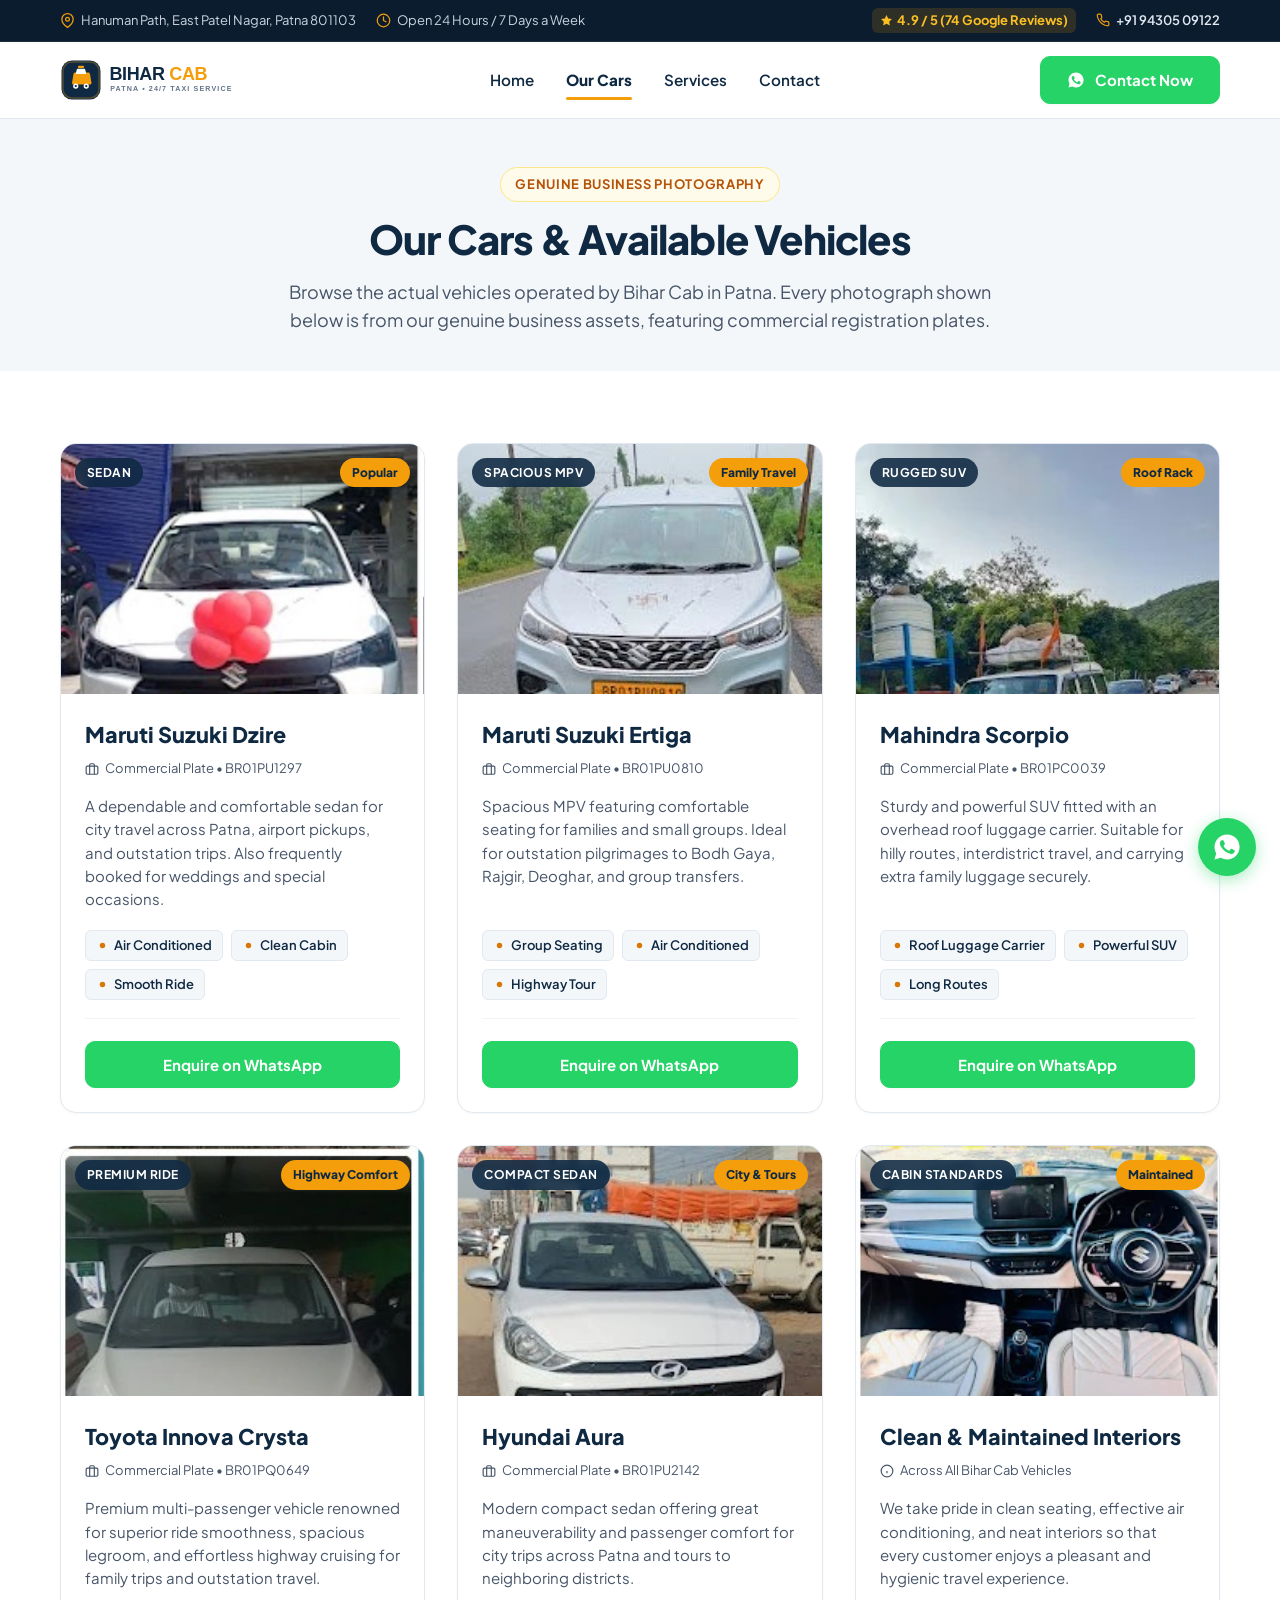
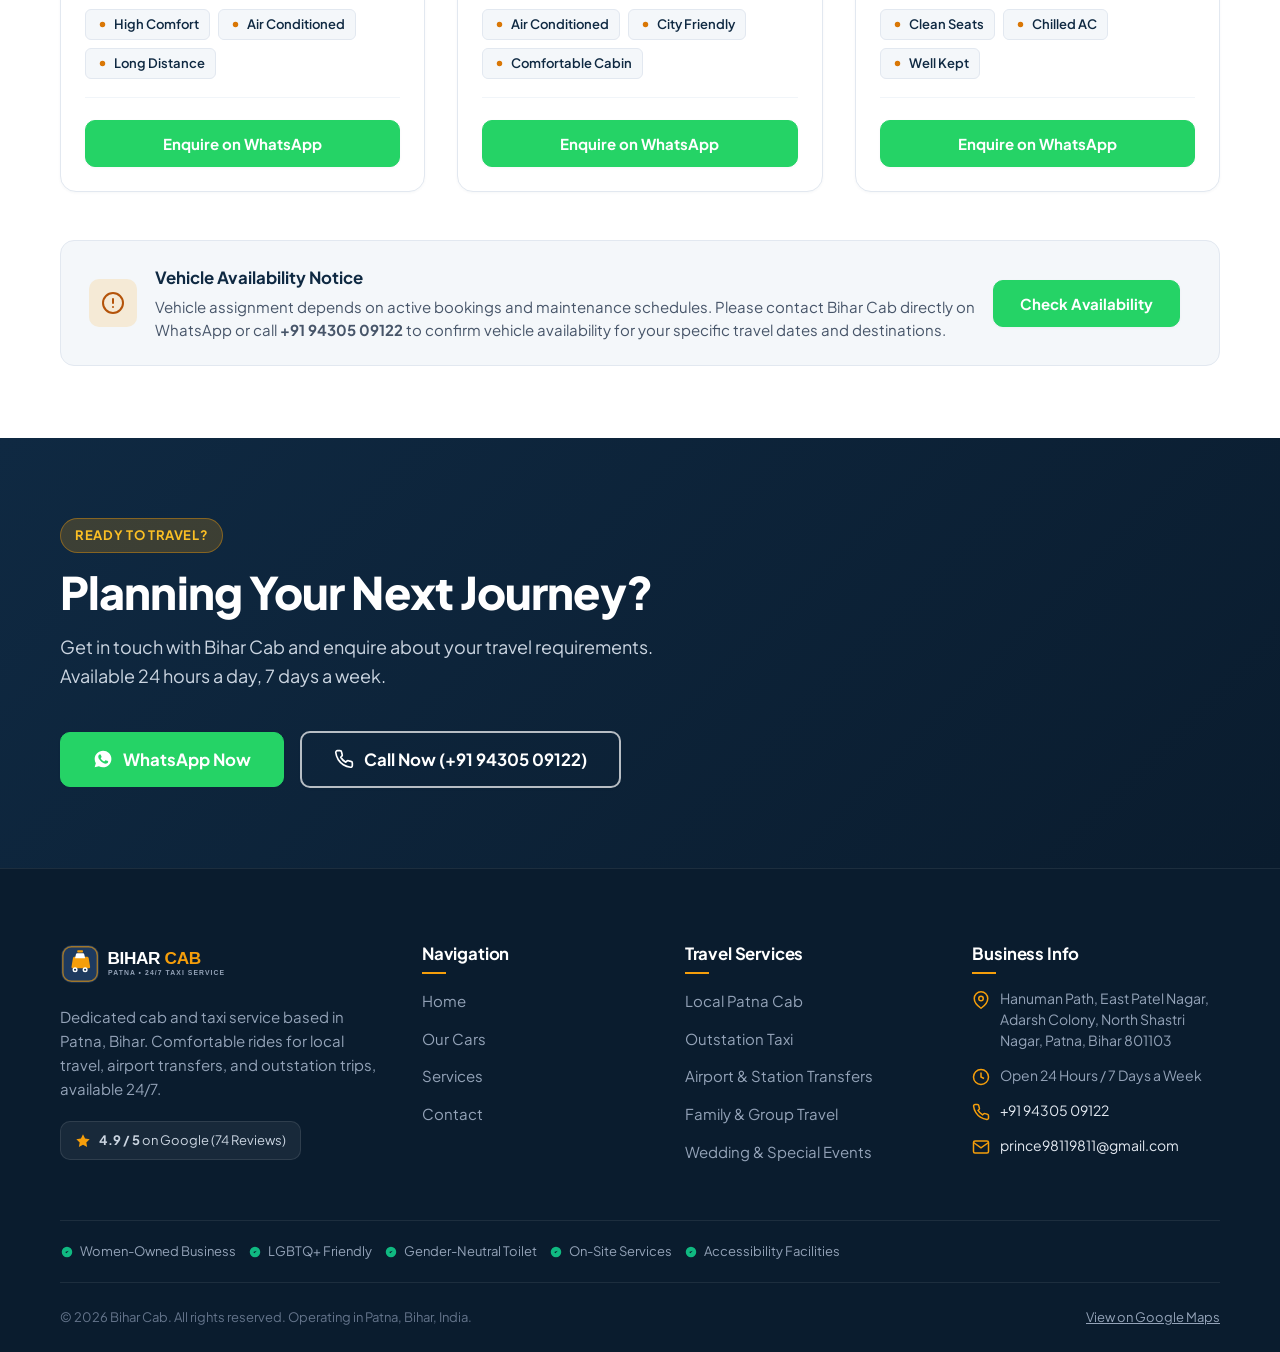
<file: our-cars.html>
<!DOCTYPE html>
<html lang="en">
<head>
  <meta charset="UTF-8">
  <meta name="viewport" content="width=device-width, initial-scale=1.0">
  <title>Our Cars — Bihar Cab | Genuine Fleet Photos & Cabs in Patna</title>
  <meta name="description" content="View the real vehicles available through Bihar Cab in Patna. Maruti Suzuki Dzire, Ertiga, Mahindra Scorpio, Innova Crysta, and Hyundai Aura with genuine photos.">
  <link rel="canonical" href="https://biharcab.online/our-cars.html">

  <!-- Favicon -->
  <link rel="icon" type="image/svg+xml" href="assets/icons/favicon.svg">

  <!-- Google Fonts -->
  <link rel="preconnect" href="https://fonts.googleapis.com">
  <link rel="preconnect" href="https://fonts.gstatic.com" crossorigin>
  <link href="https://fonts.googleapis.com/css2?family=Plus+Jakarta+Sans:wght@400;500;600;700;800&display=swap" rel="stylesheet">

  <!-- Stylesheet -->
  <link rel="stylesheet" href="css/style.css">

  <!-- Structured Data (JSON-LD) -->
  <script type="application/ld+json">
  {
    "@context": "https://schema.org",
    "@type": ["TaxiService", "LocalBusiness"],
    "name": "Bihar Cab - Our Cars",
    "telephone": "+919430509122",
    "url": "https://biharcab.online/our-cars.html",
    "address": {
      "@type": "PostalAddress",
      "streetAddress": "Hanuman Path, East Patel Nagar, Adarsh Colony, North Shastri Nagar",
      "addressLocality": "Patna",
      "addressRegion": "Bihar",
      "postalCode": "801103",
      "addressCountry": "IN"
    },
    "openingHoursSpecification": {
      "@type": "OpeningHoursSpecification",
      "dayOfWeek": ["Monday", "Tuesday", "Wednesday", "Thursday", "Friday", "Saturday", "Sunday"],
      "opens": "00:00",
      "closes": "23:59"
    }
  }
  </script>
</head>
<body>

  <!-- TOP INFORMATION BAR (DESKTOP) -->
  <aside class="top-bar" aria-label="Quick Business Contact Information">
    <div class="container">
      <div class="top-bar-left">
        <span class="top-bar-item">
          <svg width="15" height="15" viewBox="0 0 24 24" fill="none" stroke="currentColor" stroke-width="2" stroke-linecap="round" stroke-linejoin="round" aria-hidden="true"><path d="M21 10c0 7-9 13-9 13s-9-6-9-13a9 9 0 0 1 18 0z"/><circle cx="12" cy="10" r="3"/></svg>
          Hanuman Path, East Patel Nagar, Patna 801103
        </span>
        <span class="top-bar-item">
          <svg width="15" height="15" viewBox="0 0 24 24" fill="none" stroke="currentColor" stroke-width="2" stroke-linecap="round" stroke-linejoin="round" aria-hidden="true"><circle cx="12" cy="12" r="10"/><polyline points="12 6 12 12 16 14"/></svg>
          Open 24 Hours / 7 Days a Week
        </span>
      </div>
      <div class="top-bar-right">
        <span class="rating-tag">
          <svg width="13" height="13" viewBox="0 0 24 24" fill="currentColor" aria-hidden="true"><polygon points="12 2 15.09 8.26 22 9.27 17 14.14 18.18 21.02 12 17.77 5.82 21.02 7 14.14 2 9.27 8.91 8.26 12 2"/></svg>
          4.9 / 5 (74 Google Reviews)
        </span>
        <a href="tel:+919430509122" class="top-bar-item top-bar-link">
          <svg width="14" height="14" viewBox="0 0 24 24" fill="none" stroke="currentColor" stroke-width="2" stroke-linecap="round" stroke-linejoin="round" aria-hidden="true"><path d="M22 16.92v3a2 2 0 0 1-2.18 2 19.79 19.79 0 0 1-8.63-3.07 19.5 19.5 0 0 1-6-6 19.79 19.79 0 0 1-3.07-8.67A2 2 0 0 1 4.11 2h3a2 2 0 0 1 2 1.72 12.84 12.84 0 0 0 .7 2.81 2 2 0 0 1-.45 2.11L8.09 9.91a16 16 0 0 0 6 6l1.27-1.27a2 2 0 0 1 2.11-.45 12.84 12.84 0 0 0 2.81.7A2 2 0 0 1 22 16.92z"/></svg>
          +91 94305 09122
        </a>
      </div>
    </div>
  </aside>

  <!-- SITE HEADER & NAVIGATION -->
  <header class="site-header" role="banner">
    <div class="container">
      <div class="header-inner">
        <!-- Logo -->
        <a href="index.html" class="header-brand" aria-label="Bihar Cab Home">
          <img src="assets/logos/logo.svg" alt="Bihar Cab Logo" class="header-logo-img" width="210" height="48">
        </a>

        <!-- Desktop Navigation -->
        <nav class="nav-desktop" aria-label="Main Navigation">
          <a href="index.html" class="nav-link">Home</a>
          <a href="our-cars.html" class="nav-link active" aria-current="page">Our Cars</a>
          <a href="services.html" class="nav-link">Services</a>
          <a href="contact.html" class="nav-link">Contact</a>
        </nav>

        <!-- Header CTA -->
        <div class="header-cta">
          <a href="https://wa.me/919430509122?text=Hello%20Bihar%20Cab%2C%20I%20would%20like%20to%20enquire%20about%20your%20cab%20service." target="_blank" rel="noopener noreferrer" class="btn btn-whatsapp btn-contact-desktop" aria-label="Contact Bihar Cab on WhatsApp">
            <svg width="18" height="18" viewBox="0 0 24 24" fill="currentColor" aria-hidden="true">
              <path d="M12.031 2C6.496 2 2 6.496 2 12.031c0 1.836.5 3.551 1.371 5.035L2 22l5.094-1.336a9.98 9.98 0 0 0 4.937 1.305h.004c5.531 0 10.027-4.496 10.027-10.031 0-2.68-1.043-5.195-2.941-7.094A9.97 9.97 0 0 0 12.031 2zm5.836 14.195c-.242.68-1.41 1.309-1.953 1.352-.527.043-1.215.062-3.488-.887-2.906-1.215-4.781-4.184-4.926-4.383-.145-.195-1.18-1.57-1.18-2.992 0-1.422.742-2.121 1.008-2.41.266-.289.582-.363.777-.363.195 0 .387 0 .559.012.18.012.422-.066.656.496.242.582.828 2.02.902 2.168.074.148.121.328.023.523-.098.195-.148.316-.293.488-.148.176-.312.391-.445.527-.148.148-.305.312-.133.605.172.293.766 1.262 1.645 2.043 1.129 1.004 2.082 1.316 2.375 1.465.293.148.465.129.637-.07.172-.195.742-.863.938-1.156.195-.293.391-.242.656-.148.266.098 1.688.797 1.977.941.289.148.484.223.559.348.07.129.07.742-.172 1.422z"/>
            </svg>
            Contact Now
          </a>

          <!-- Mobile Hamburger Toggle -->
          <button type="button" class="menu-toggle" aria-label="Open mobile navigation menu" aria-expanded="false" aria-controls="mobileNavMenu">
            <svg width="24" height="24" viewBox="0 0 24 24" fill="none" stroke="currentColor" stroke-width="2.5" stroke-linecap="round" stroke-linejoin="round" aria-hidden="true">
              <line x1="3" y1="6" x2="21" y2="6"/>
              <line x1="3" y1="12" x2="21" y2="12"/>
              <line x1="3" y1="18" x2="21" y2="18"/>
            </svg>
          </button>
        </div>
      </div>
    </div>
  </header>

  <!-- MOBILE NAVIGATION DRAWER & BACKDROP -->
  <div class="nav-mobile-overlay" aria-hidden="true"></div>
  <nav class="nav-mobile-menu" id="mobileNavMenu" aria-label="Mobile Navigation">
    <ul class="nav-mobile-list">
      <li><a href="index.html" class="nav-mobile-link"><span>Home</span> <svg width="18" height="18" viewBox="0 0 24 24" fill="none" stroke="currentColor" stroke-width="2" stroke-linecap="round" stroke-linejoin="round"><polyline points="9 18 15 12 9 6"/></svg></a></li>
      <li><a href="our-cars.html" class="nav-mobile-link active" aria-current="page"><span>Our Cars</span> <svg width="18" height="18" viewBox="0 0 24 24" fill="none" stroke="currentColor" stroke-width="2" stroke-linecap="round" stroke-linejoin="round"><polyline points="9 18 15 12 9 6"/></svg></a></li>
      <li><a href="services.html" class="nav-mobile-link"><span>Services</span> <svg width="18" height="18" viewBox="0 0 24 24" fill="none" stroke="currentColor" stroke-width="2" stroke-linecap="round" stroke-linejoin="round"><polyline points="9 18 15 12 9 6"/></svg></a></li>
      <li><a href="contact.html" class="nav-mobile-link"><span>Contact</span> <svg width="18" height="18" viewBox="0 0 24 24" fill="none" stroke="currentColor" stroke-width="2" stroke-linecap="round" stroke-linejoin="round"><polyline points="9 18 15 12 9 6"/></svg></a></li>
    </ul>
    <div class="nav-mobile-actions">
      <a href="https://wa.me/919430509122?text=Hello%20Bihar%20Cab%2C%20I%20would%20like%20to%20enquire%20about%20your%20cab%20service." target="_blank" rel="noopener noreferrer" class="btn btn-whatsapp btn-block">
        <svg width="18" height="18" viewBox="0 0 24 24" fill="currentColor">
          <path d="M12.031 2C6.496 2 2 6.496 2 12.031c0 1.836.5 3.551 1.371 5.035L2 22l5.094-1.336a9.98 9.98 0 0 0 4.937 1.305h.004c5.531 0 10.027-4.496 10.027-10.031 0-2.68-1.043-5.195-2.941-7.094A9.97 9.97 0 0 0 12.031 2zm5.836 14.195c-.242.68-1.41 1.309-1.953 1.352-.527.043-1.215.062-3.488-.887-2.906-1.215-4.781-4.184-4.926-4.383-.145-.195-1.18-1.57-1.18-2.992 0-1.422.742-2.121 1.008-2.41.266-.289.582-.363.777-.363.195 0 .387 0 .559.012.18.012.422-.066.656.496.242.582.828 2.02.902 2.168.074.148.121.328.023.523-.098.195-.148.316-.293.488-.148.176-.312.391-.445.527-.148.148-.305.312-.133.605.172.293.766 1.262 1.645 2.043 1.129 1.004 2.082 1.316 2.375 1.465.293.148.465.129.637-.07.172-.195.742-.863.938-1.156.195-.293.391-.242.656-.148.266.098 1.688.797 1.977.941.289.148.484.223.559.348.07.129.07.742-.172 1.422z"/>
        </svg>
        Contact on WhatsApp
      </a>
      <a href="tel:+919430509122" class="btn btn-primary btn-block">
        <svg width="18" height="18" viewBox="0 0 24 24" fill="none" stroke="currentColor" stroke-width="2" stroke-linecap="round" stroke-linejoin="round"><path d="M22 16.92v3a2 2 0 0 1-2.18 2 19.79 19.79 0 0 1-8.63-3.07 19.5 19.5 0 0 1-6-6 19.79 19.79 0 0 1-3.07-8.67A2 2 0 0 1 4.11 2h3a2 2 0 0 1 2 1.72 12.84 12.84 0 0 0 .7 2.81 2 2 0 0 1-.45 2.11L8.09 9.91a16 16 0 0 0 6 6l1.27-1.27a2 2 0 0 1 2.11-.45 12.84 12.84 0 0 0 2.81.7A2 2 0 0 1 22 16.92z"/></svg>
        Call +91 94305 09122
      </a>
    </div>
  </nav>

  <main id="mainContent">

    <!-- PAGE HERO HEADER -->
    <section class="section section-secondary" style="padding: 48px 0 36px;" aria-labelledby="carsPageTitle">
      <div class="container text-center">
        <span class="badge badge-amber">Genuine Business Photography</span>
        <h1 id="carsPageTitle" class="section-title">Our Cars & Available Vehicles</h1>
        <p class="section-subtitle" style="max-width: 720px; margin: 0 auto;">
          Browse the actual vehicles operated by Bihar Cab in Patna. Every photograph shown below is from our genuine business assets, featuring commercial registration plates.
        </p>
      </div>
    </section>

    <!-- CARS INVENTORY SECTION -->
    <section class="section" aria-label="Available Vehicles List">
      <div class="container">
        <div class="car-grid">

          <!-- VEHICLE 1: Maruti Suzuki Dzire (Ceremony decorated) -->
          <article class="car-card">
            <div class="car-card-img-wrapper">
              <picture>
                <source srcset="assets/images/vehicles/dzire-ceremony.webp" type="image/webp">
                <img src="assets/images/vehicles/dzire-ceremony.jpg" alt="Maruti Suzuki Dzire cab of Bihar Cab with red celebration ribbon" width="495" height="525" fetchpriority="high">
              </picture>
              <span class="car-badge">Sedan</span>
              <span class="car-badge-amber">Popular</span>
            </div>
            <div class="car-card-body">
              <div class="car-card-header">
                <h2 class="car-name">Maruti Suzuki Dzire</h2>
                <span class="car-reg-tag">
                  <svg width="14" height="14" viewBox="0 0 24 24" fill="none" stroke="currentColor" stroke-width="2"><rect x="2" y="7" width="20" height="14" rx="2" ry="2"/><path d="M16 21V5a2 2 0 0 0-2-2h-4a2 2 0 0 0-2 2v16"/></svg>
                  Commercial Plate • BR01PU1297
                </span>
              </div>
              <p class="car-description">
                A dependable and comfortable sedan for city travel across Patna, airport pickups, and outstation trips. Also frequently booked for weddings and special occasions.
              </p>
              <div class="car-features-list">
                <span class="car-feature-chip"><svg width="13" height="13" viewBox="0 0 24 24" fill="currentColor"><circle cx="12" cy="12" r="5"/></svg> Air Conditioned</span>
                <span class="car-feature-chip"><svg width="13" height="13" viewBox="0 0 24 24" fill="currentColor"><circle cx="12" cy="12" r="5"/></svg> Clean Cabin</span>
                <span class="car-feature-chip"><svg width="13" height="13" viewBox="0 0 24 24" fill="currentColor"><circle cx="12" cy="12" r="5"/></svg> Smooth Ride</span>
              </div>
              <div class="car-card-actions">
                <a href="https://wa.me/919430509122?text=Hello%20Bihar%20Cab%2C%20I%20would%20like%20to%20enquire%20about%20booking%20the%20Maruti%20Suzuki%20Dzire.%20Please%20share%20availability%20and%20details." target="_blank" rel="noopener noreferrer" class="btn btn-whatsapp btn-block">
                  Enquire on WhatsApp
                </a>
              </div>
            </div>
          </article>

          <!-- VEHICLE 2: Maruti Suzuki Ertiga -->
          <article class="car-card">
            <div class="car-card-img-wrapper">
              <picture>
                <source srcset="assets/images/vehicles/ertiga-silver.webp" type="image/webp">
                <img src="assets/images/vehicles/ertiga-silver.jpg" alt="Maruti Suzuki Ertiga cab of Bihar Cab silver front view" width="224" height="298" loading="lazy">
              </picture>
              <span class="car-badge">Spacious MPV</span>
              <span class="car-badge-amber">Family Travel</span>
            </div>
            <div class="car-card-body">
              <div class="car-card-header">
                <h2 class="car-name">Maruti Suzuki Ertiga</h2>
                <span class="car-reg-tag">
                  <svg width="14" height="14" viewBox="0 0 24 24" fill="none" stroke="currentColor" stroke-width="2"><rect x="2" y="7" width="20" height="14" rx="2" ry="2"/><path d="M16 21V5a2 2 0 0 0-2-2h-4a2 2 0 0 0-2 2v16"/></svg>
                  Commercial Plate • BR01PU0810
                </span>
              </div>
              <p class="car-description">
                Spacious MPV featuring comfortable seating for families and small groups. Ideal for outstation pilgrimages to Bodh Gaya, Rajgir, Deoghar, and group transfers.
              </p>
              <div class="car-features-list">
                <span class="car-feature-chip"><svg width="13" height="13" viewBox="0 0 24 24" fill="currentColor"><circle cx="12" cy="12" r="5"/></svg> Group Seating</span>
                <span class="car-feature-chip"><svg width="13" height="13" viewBox="0 0 24 24" fill="currentColor"><circle cx="12" cy="12" r="5"/></svg> Air Conditioned</span>
                <span class="car-feature-chip"><svg width="13" height="13" viewBox="0 0 24 24" fill="currentColor"><circle cx="12" cy="12" r="5"/></svg> Highway Tour</span>
              </div>
              <div class="car-card-actions">
                <a href="https://wa.me/919430509122?text=Hello%20Bihar%20Cab%2C%20I%20would%20like%20to%20enquire%20about%20booking%20the%20Maruti%20Suzuki%20Ertiga.%20Please%20share%20availability%20and%20details." target="_blank" rel="noopener noreferrer" class="btn btn-whatsapp btn-block">
                  Enquire on WhatsApp
                </a>
              </div>
            </div>
          </article>

          <!-- VEHICLE 3: Mahindra Scorpio -->
          <article class="car-card">
            <div class="car-card-img-wrapper">
              <picture>
                <source srcset="assets/images/vehicles/scorpio-trip.webp" type="image/webp">
                <img src="assets/images/vehicles/scorpio-trip.jpg" alt="Mahindra Scorpio cab of Bihar Cab with roof luggage carrier on mountain tour" width="224" height="298" loading="lazy">
              </picture>
              <span class="car-badge">Rugged SUV</span>
              <span class="car-badge-amber">Roof Rack</span>
            </div>
            <div class="car-card-body">
              <div class="car-card-header">
                <h2 class="car-name">Mahindra Scorpio</h2>
                <span class="car-reg-tag">
                  <svg width="14" height="14" viewBox="0 0 24 24" fill="none" stroke="currentColor" stroke-width="2"><rect x="2" y="7" width="20" height="14" rx="2" ry="2"/><path d="M16 21V5a2 2 0 0 0-2-2h-4a2 2 0 0 0-2 2v16"/></svg>
                  Commercial Plate • BR01PC0039
                </span>
              </div>
              <p class="car-description">
                Sturdy and powerful SUV fitted with an overhead roof luggage carrier. Suitable for hilly routes, interdistrict travel, and carrying extra family luggage securely.
              </p>
              <div class="car-features-list">
                <span class="car-feature-chip"><svg width="13" height="13" viewBox="0 0 24 24" fill="currentColor"><circle cx="12" cy="12" r="5"/></svg> Roof Luggage Carrier</span>
                <span class="car-feature-chip"><svg width="13" height="13" viewBox="0 0 24 24" fill="currentColor"><circle cx="12" cy="12" r="5"/></svg> Powerful SUV</span>
                <span class="car-feature-chip"><svg width="13" height="13" viewBox="0 0 24 24" fill="currentColor"><circle cx="12" cy="12" r="5"/></svg> Long Routes</span>
              </div>
              <div class="car-card-actions">
                <a href="https://wa.me/919430509122?text=Hello%20Bihar%20Cab%2C%20I%20would%20like%20to%20enquire%20about%20booking%20the%20Mahindra%20Scorpio.%20Please%20share%20availability%20and%20details." target="_blank" rel="noopener noreferrer" class="btn btn-whatsapp btn-block">
                  Enquire on WhatsApp
                </a>
              </div>
            </div>
          </article>

          <!-- VEHICLE 4: Toyota Innova Crysta -->
          <article class="car-card">
            <div class="car-card-img-wrapper">
              <picture>
                <source srcset="assets/images/vehicles/innova-crysta.webp" type="image/webp">
                <img src="assets/images/vehicles/innova-crysta.jpg" alt="Toyota Innova Crysta cab of Bihar Cab white front view" width="256" height="408" loading="lazy">
              </picture>
              <span class="car-badge">Premium Ride</span>
              <span class="car-badge-amber">Highway Comfort</span>
            </div>
            <div class="car-card-body">
              <div class="car-card-header">
                <h2 class="car-name">Toyota Innova Crysta</h2>
                <span class="car-reg-tag">
                  <svg width="14" height="14" viewBox="0 0 24 24" fill="none" stroke="currentColor" stroke-width="2"><rect x="2" y="7" width="20" height="14" rx="2" ry="2"/><path d="M16 21V5a2 2 0 0 0-2-2h-4a2 2 0 0 0-2 2v16"/></svg>
                  Commercial Plate • BR01PQ0649
                </span>
              </div>
              <p class="car-description">
                Premium multi-passenger vehicle renowned for superior ride smoothness, spacious legroom, and effortless highway cruising for family trips and outstation travel.
              </p>
              <div class="car-features-list">
                <span class="car-feature-chip"><svg width="13" height="13" viewBox="0 0 24 24" fill="currentColor"><circle cx="12" cy="12" r="5"/></svg> High Comfort</span>
                <span class="car-feature-chip"><svg width="13" height="13" viewBox="0 0 24 24" fill="currentColor"><circle cx="12" cy="12" r="5"/></svg> Air Conditioned</span>
                <span class="car-feature-chip"><svg width="13" height="13" viewBox="0 0 24 24" fill="currentColor"><circle cx="12" cy="12" r="5"/></svg> Long Distance</span>
              </div>
              <div class="car-card-actions">
                <a href="https://wa.me/919430509122?text=Hello%20Bihar%20Cab%2C%20I%20would%20like%20to%20enquire%20about%20booking%20the%20Toyota%20Innova%20Crysta.%20Please%20share%20availability%20and%20details." target="_blank" rel="noopener noreferrer" class="btn btn-whatsapp btn-block">
                  Enquire on WhatsApp
                </a>
              </div>
            </div>
          </article>

          <!-- VEHICLE 5: Hyundai Aura / Compact Sedan -->
          <article class="car-card">
            <div class="car-card-img-wrapper">
              <picture>
                <source srcset="assets/images/vehicles/hyundai-aura-front.webp" type="image/webp">
                <img src="assets/images/vehicles/hyundai-aura-front.jpg" alt="Hyundai Aura cab of Bihar Cab white front view" width="224" height="298" loading="lazy">
              </picture>
              <span class="car-badge">Compact Sedan</span>
              <span class="car-badge-amber">City & Tours</span>
            </div>
            <div class="car-card-body">
              <div class="car-card-header">
                <h2 class="car-name">Hyundai Aura</h2>
                <span class="car-reg-tag">
                  <svg width="14" height="14" viewBox="0 0 24 24" fill="none" stroke="currentColor" stroke-width="2"><rect x="2" y="7" width="20" height="14" rx="2" ry="2"/><path d="M16 21V5a2 2 0 0 0-2-2h-4a2 2 0 0 0-2 2v16"/></svg>
                  Commercial Plate • BR01PU2142
                </span>
              </div>
              <p class="car-description">
                Modern compact sedan offering great maneuverability and passenger comfort for city trips across Patna and tours to neighboring districts.
              </p>
              <div class="car-features-list">
                <span class="car-feature-chip"><svg width="13" height="13" viewBox="0 0 24 24" fill="currentColor"><circle cx="12" cy="12" r="5"/></svg> Air Conditioned</span>
                <span class="car-feature-chip"><svg width="13" height="13" viewBox="0 0 24 24" fill="currentColor"><circle cx="12" cy="12" r="5"/></svg> City Friendly</span>
                <span class="car-feature-chip"><svg width="13" height="13" viewBox="0 0 24 24" fill="currentColor"><circle cx="12" cy="12" r="5"/></svg> Comfortable Cabin</span>
              </div>
              <div class="car-card-actions">
                <a href="https://wa.me/919430509122?text=Hello%20Bihar%20Cab%2C%20I%20would%20like%20to%20enquire%20about%20booking%20the%20Hyundai%20Aura.%20Please%20share%20availability%20and%20details." target="_blank" rel="noopener noreferrer" class="btn btn-whatsapp btn-block">
                  Enquire on WhatsApp
                </a>
              </div>
            </div>
          </article>

          <!-- VEHICLE 6: Clean Interior Showcase -->
          <article class="car-card">
            <div class="car-card-img-wrapper">
              <picture>
                <source srcset="assets/images/business/clean-interior.webp" type="image/webp">
                <img src="assets/images/business/clean-interior.png" alt="Clean vehicle interior dashboard and seating of Bihar Cab" width="248" height="176" loading="lazy">
              </picture>
              <span class="car-badge">Cabin Standards</span>
              <span class="car-badge-amber">Maintained</span>
            </div>
            <div class="car-card-body">
              <div class="car-card-header">
                <h2 class="car-name">Clean & Maintained Interiors</h2>
                <span class="car-reg-tag">
                  <svg width="14" height="14" viewBox="0 0 24 24" fill="none" stroke="currentColor" stroke-width="2"><circle cx="12" cy="12" r="10"/><path d="M12 16v-4"/><path d="M12 8h.01"/></svg>
                  Across All Bihar Cab Vehicles
                </span>
              </div>
              <p class="car-description">
                We take pride in clean seating, effective air conditioning, and neat interiors so that every customer enjoys a pleasant and hygienic travel experience.
              </p>
              <div class="car-features-list">
                <span class="car-feature-chip"><svg width="13" height="13" viewBox="0 0 24 24" fill="currentColor"><circle cx="12" cy="12" r="5"/></svg> Clean Seats</span>
                <span class="car-feature-chip"><svg width="13" height="13" viewBox="0 0 24 24" fill="currentColor"><circle cx="12" cy="12" r="5"/></svg> Chilled AC</span>
                <span class="car-feature-chip"><svg width="13" height="13" viewBox="0 0 24 24" fill="currentColor"><circle cx="12" cy="12" r="5"/></svg> Well Kept</span>
              </div>
              <div class="car-card-actions">
                <a href="https://wa.me/919430509122?text=Hello%20Bihar%20Cab%2C%20I%20would%20like%20to%20enquire%20about%20cab%20availability%20for%20my%20travel." target="_blank" rel="noopener noreferrer" class="btn btn-whatsapp btn-block">
                  Enquire on WhatsApp
                </a>
              </div>
            </div>
          </article>

        </div>

        <!-- TRANSPARENT AVAILABILITY NOTICE CARD -->
        <div style="background-color: var(--bg-secondary); border: 1px solid var(--border-color); border-radius: var(--radius-lg); padding: 24px 28px; margin-top: 48px; display: flex; align-items: center; gap: 18px; flex-wrap: wrap;">
          <div style="width: 48px; height: 48px; border-radius: var(--radius-md); background-color: rgba(245, 158, 11, 0.15); color: #B45309; display: flex; align-items: center; justify-content: center; flex-shrink: 0;">
            <svg width="24" height="24" viewBox="0 0 24 24" fill="none" stroke="currentColor" stroke-width="2" stroke-linecap="round" stroke-linejoin="round" aria-hidden="true"><circle cx="12" cy="12" r="10"/><line x1="12" y1="8" x2="12" y2="12"/><line x1="12" y1="16" x2="12.01" y2="16"/></svg>
          </div>
          <div style="flex-grow: 1; max-width: 820px;">
            <h3 style="font-size: 1.05rem; font-weight: 700; color: var(--color-navy); margin-bottom: 4px;">Vehicle Availability Notice</h3>
            <p style="font-size: 0.9375rem; color: var(--text-secondary); margin: 0; line-height: 1.5;">
              Vehicle assignment depends on active bookings and maintenance schedules. Please contact Bihar Cab directly on WhatsApp or call <strong>+91 94305 09122</strong> to confirm vehicle availability for your specific travel dates and destinations.
            </p>
          </div>
          <a href="https://wa.me/919430509122?text=Hello%20Bihar%20Cab%2C%20I%20would%20like%20to%20check%20car%20availability%20for%20an%20upcoming%20journey." target="_blank" rel="noopener noreferrer" class="btn btn-whatsapp">
            Check Availability
          </a>
        </div>
      </div>
    </section>

    <!-- SECTION: CALL TO ACTION -->
    <section class="cta-section" aria-labelledby="ctaHeading">
      <div class="container">
        <div class="cta-box">
          <div class="cta-content">
            <span class="badge badge-amber" style="background-color: rgba(245, 158, 11, 0.2); color:#FBBF24; border-color:rgba(245,158,11,0.4);">Ready To Travel?</span>
            <h2 id="ctaHeading" class="cta-title">Planning Your Next Journey?</h2>
            <p class="cta-description">Get in touch with Bihar Cab and enquire about your travel requirements. Available 24 hours a day, 7 days a week.</p>
          </div>
          <div class="cta-buttons">
            <a href="https://wa.me/919430509122?text=Hello%20Bihar%20Cab%2C%20I%20would%20like%20to%20enquire%20about%20your%20cab%20service." target="_blank" rel="noopener noreferrer" class="btn btn-whatsapp btn-lg">
              <svg width="20" height="20" viewBox="0 0 24 24" fill="currentColor" aria-hidden="true">
                <path d="M12.031 2C6.496 2 2 6.496 2 12.031c0 1.836.5 3.551 1.371 5.035L2 22l5.094-1.336a9.98 9.98 0 0 0 4.937 1.305h.004c5.531 0 10.027-4.496 10.027-10.031 0-2.68-1.043-5.195-2.941-7.094A9.97 9.97 0 0 0 12.031 2zm5.836 14.195c-.242.68-1.41 1.309-1.953 1.352-.527.043-1.215.062-3.488-.887-2.906-1.215-4.781-4.184-4.926-4.383-.145-.195-1.18-1.57-1.18-2.992 0-1.422.742-2.121 1.008-2.41.266-.289.582-.363.777-.363.195 0 .387 0 .559.012.18.012.422-.066.656.496.242.582.828 2.02.902 2.168.074.148.121.328.023.523-.098.195-.148.316-.293.488-.148.176-.312.391-.445.527-.148.148-.305.312-.133.605.172.293.766 1.262 1.645 2.043 1.129 1.004 2.082 1.316 2.375 1.465.293.148.465.129.637-.07.172-.195.742-.863.938-1.156.195-.293.391-.242.656-.148.266.098 1.688.797 1.977.941.289.148.484.223.559.348.07.129.07.742-.172 1.422z"/>
              </svg>
              WhatsApp Now
            </a>
            <a href="tel:+919430509122" class="btn btn-outline-white btn-lg">
              <svg width="20" height="20" viewBox="0 0 24 24" fill="none" stroke="currentColor" stroke-width="2" stroke-linecap="round" stroke-linejoin="round" aria-hidden="true"><path d="M22 16.92v3a2 2 0 0 1-2.18 2 19.79 19.79 0 0 1-8.63-3.07 19.5 19.5 0 0 1-6-6 19.79 19.79 0 0 1-3.07-8.67A2 2 0 0 1 4.11 2h3a2 2 0 0 1 2 1.72 12.84 12.84 0 0 0 .7 2.81 2 2 0 0 1-.45 2.11L8.09 9.91a16 16 0 0 0 6 6l1.27-1.27a2 2 0 0 1 2.11-.45 12.84 12.84 0 0 0 2.81.7A2 2 0 0 1 22 16.92z"/></svg>
              Call Now (+91 94305 09122)
            </a>
          </div>
        </div>
      </div>
    </section>

  </main>

  <!-- SITE FOOTER -->
  <footer class="site-footer" role="contentinfo">
    <div class="container">
      <div class="footer-grid">
        <!-- Col 1: Brand & Bio -->
        <div class="footer-col-brand">
          <img src="assets/logos/logo-white.svg" alt="Bihar Cab Logo" class="footer-logo-img" width="200" height="46">
          <p class="footer-brand-text">
            Dedicated cab and taxi service based in Patna, Bihar. Comfortable rides for local travel, airport transfers, and outstation trips, available 24/7.
          </p>
          <div class="footer-rating-badge">
            <svg width="16" height="16" viewBox="0 0 24 24" fill="#F59E0B" aria-hidden="true"><polygon points="12 2 15.09 8.26 22 9.27 17 14.14 18.18 21.02 12 17.77 5.82 21.02 7 14.14 2 9.27 8.91 8.26 12 2"/></svg>
            <span><strong>4.9 / 5</strong> on Google (74 Reviews)</span>
          </div>
        </div>

        <!-- Col 2: Navigation Links -->
        <div>
          <h3 class="footer-title">Navigation</h3>
          <ul class="footer-links">
            <li><a href="index.html" class="footer-link">Home</a></li>
            <li><a href="our-cars.html" class="footer-link">Our Cars</a></li>
            <li><a href="services.html" class="footer-link">Services</a></li>
            <li><a href="contact.html" class="footer-link">Contact</a></li>
          </ul>
        </div>

        <!-- Col 3: Services Links -->
        <div>
          <h3 class="footer-title">Travel Services</h3>
          <ul class="footer-links">
            <li><a href="services.html" class="footer-link">Local Patna Cab</a></li>
            <li><a href="services.html" class="footer-link">Outstation Taxi</a></li>
            <li><a href="services.html" class="footer-link">Airport & Station Transfers</a></li>
            <li><a href="services.html" class="footer-link">Family & Group Travel</a></li>
            <li><a href="services.html" class="footer-link">Wedding & Special Events</a></li>
          </ul>
        </div>

        <!-- Col 4: Business Contact -->
        <div>
          <h3 class="footer-title">Business Info</h3>
          <ul class="footer-contact-list">
            <li class="footer-contact-item">
              <svg width="18" height="18" viewBox="0 0 24 24" fill="none" stroke="currentColor" stroke-width="2"><path d="M21 10c0 7-9 13-9 13s-9-6-9-13a9 9 0 0 1 18 0z"/><circle cx="12" cy="10" r="3"/></svg>
              <span>Hanuman Path, East Patel Nagar, Adarsh Colony, North Shastri Nagar, Patna, Bihar 801103</span>
            </li>
            <li class="footer-contact-item">
              <svg width="18" height="18" viewBox="0 0 24 24" fill="none" stroke="currentColor" stroke-width="2"><circle cx="12" cy="12" r="10"/><polyline points="12 6 12 12 16 14"/></svg>
              <span>Open 24 Hours / 7 Days a Week</span>
            </li>
            <li class="footer-contact-item">
              <svg width="18" height="18" viewBox="0 0 24 24" fill="none" stroke="currentColor" stroke-width="2"><path d="M22 16.92v3a2 2 0 0 1-2.18 2 19.79 19.79 0 0 1-8.63-3.07 19.5 19.5 0 0 1-6-6 19.79 19.79 0 0 1-3.07-8.67A2 2 0 0 1 4.11 2h3a2 2 0 0 1 2 1.72 12.84 12.84 0 0 0 .7 2.81 2 2 0 0 1-.45 2.11L8.09 9.91a16 16 0 0 0 6 6l1.27-1.27a2 2 0 0 1 2.11-.45 12.84 12.84 0 0 0 2.81.7A2 2 0 0 1 22 16.92z"/></svg>
              <a href="tel:+919430509122">+91 94305 09122</a>
            </li>
            <li class="footer-contact-item">
              <svg width="18" height="18" viewBox="0 0 24 24" fill="none" stroke="currentColor" stroke-width="2"><path d="M4 4h16c1.1 0 2 .9 2 2v12c0 1.1-.9 2-2 2H4c-1.1 0-2-.9-2-2V6c0-1.1.9-2 2-2z"/><polyline points="22,6 12,13 2,6"/></svg>
              <a href="mailto:prince98119811@gmail.com">prince98119811@gmail.com</a>
            </li>
          </ul>
        </div>
      </div>

      <!-- Business Attributes Badges in Footer -->
      <div style="border-top: 1px solid rgba(255,255,255,0.08); padding: 20px 0; display:flex; flex-wrap:wrap; gap:12px; font-size:0.8125rem; color:#94A3B8;">
        <span style="display:inline-flex; align-items:center; gap:6px;">
          <svg width="14" height="14" viewBox="0 0 24 24" fill="#10B981"><path d="M9 12l2 2 4-4m6 2a9 9 0 11-18 0 9 9 0 0118 0z"/></svg>
          Women-Owned Business
        </span>
        <span style="display:inline-flex; align-items:center; gap:6px;">
          <svg width="14" height="14" viewBox="0 0 24 24" fill="#10B981"><path d="M9 12l2 2 4-4m6 2a9 9 0 11-18 0 9 9 0 0118 0z"/></svg>
          LGBTQ+ Friendly
        </span>
        <span style="display:inline-flex; align-items:center; gap:6px;">
          <svg width="14" height="14" viewBox="0 0 24 24" fill="#10B981"><path d="M9 12l2 2 4-4m6 2a9 9 0 11-18 0 9 9 0 0118 0z"/></svg>
          Gender-Neutral Toilet
        </span>
        <span style="display:inline-flex; align-items:center; gap:6px;">
          <svg width="14" height="14" viewBox="0 0 24 24" fill="#10B981"><path d="M9 12l2 2 4-4m6 2a9 9 0 11-18 0 9 9 0 0118 0z"/></svg>
          On-Site Services
        </span>
        <span style="display:inline-flex; align-items:center; gap:6px;">
          <svg width="14" height="14" viewBox="0 0 24 24" fill="#10B981"><path d="M9 12l2 2 4-4m6 2a9 9 0 11-18 0 9 9 0 0118 0z"/></svg>
          Accessibility Facilities
        </span>
      </div>

      <!-- Footer Bottom Copyright & Map Link -->
      <div class="footer-bottom">
        <div class="container" style="padding:0;">
          <p>© 2026 Bihar Cab. All rights reserved. Operating in Patna, Bihar, India.</p>
          <p>
            <a href="https://www.google.com/maps/place/Bihar+cab/@25.6183662,85.0985514,17z/data=!3m1!4b1!4m6!3m5!1s0x39ed57c73e3f9851:0xd320c883d378e8db!8m2!3d25.6183662!4d85.0985514!16s%2Fg%2F11z9blv5mc" target="_blank" rel="noopener noreferrer" style="color:#94A3B8; text-decoration:underline;">
              View on Google Maps
            </a>
          </p>
        </div>
      </div>
    </div>
  </footer>

  <!-- FLOATING WHATSAPP BUTTON -->
  <a href="https://wa.me/919430509122?text=Hello%20Bihar%20Cab%2C%20I%20would%20like%20to%20enquire%20about%20your%20cab%20service." target="_blank" rel="noopener noreferrer" class="floating-whatsapp" aria-label="Chat with Bihar Cab on WhatsApp">
    <span class="floating-whatsapp-label">Chat on WhatsApp</span>
    <span class="floating-whatsapp-btn" role="img" aria-hidden="true">
      <svg width="30" height="30" viewBox="0 0 24 24" fill="currentColor">
        <path d="M12.031 2C6.496 2 2 6.496 2 12.031c0 1.836.5 3.551 1.371 5.035L2 22l5.094-1.336a9.98 9.98 0 0 0 4.937 1.305h.004c5.531 0 10.027-4.496 10.027-10.031 0-2.68-1.043-5.195-2.941-7.094A9.97 9.97 0 0 0 12.031 2zm5.836 14.195c-.242.68-1.41 1.309-1.953 1.352-.527.043-1.215.062-3.488-.887-2.906-1.215-4.781-4.184-4.926-4.383-.145-.195-1.18-1.57-1.18-2.992 0-1.422.742-2.121 1.008-2.41.266-.289.582-.363.777-.363.195 0 .387 0 .559.012.18.012.422-.066.656.496.242.582.828 2.02.902 2.168.074.148.121.328.023.523-.098.195-.148.316-.293.488-.148.176-.312.391-.445.527-.148.148-.305.312-.133.605.172.293.766 1.262 1.645 2.043 1.129 1.004 2.082 1.316 2.375 1.465.293.148.465.129.637-.07.172-.195.742-.863.938-1.156.195-.293.391-.242.656-.148.266.098 1.688.797 1.977.941.289.148.484.223.559.348.07.129.07.742-.172 1.422z"/>
      </svg>
    </span>
  </a>

  <!-- JavaScript -->
  <script src="js/main.js"></script>
</body>
</html>
</file>
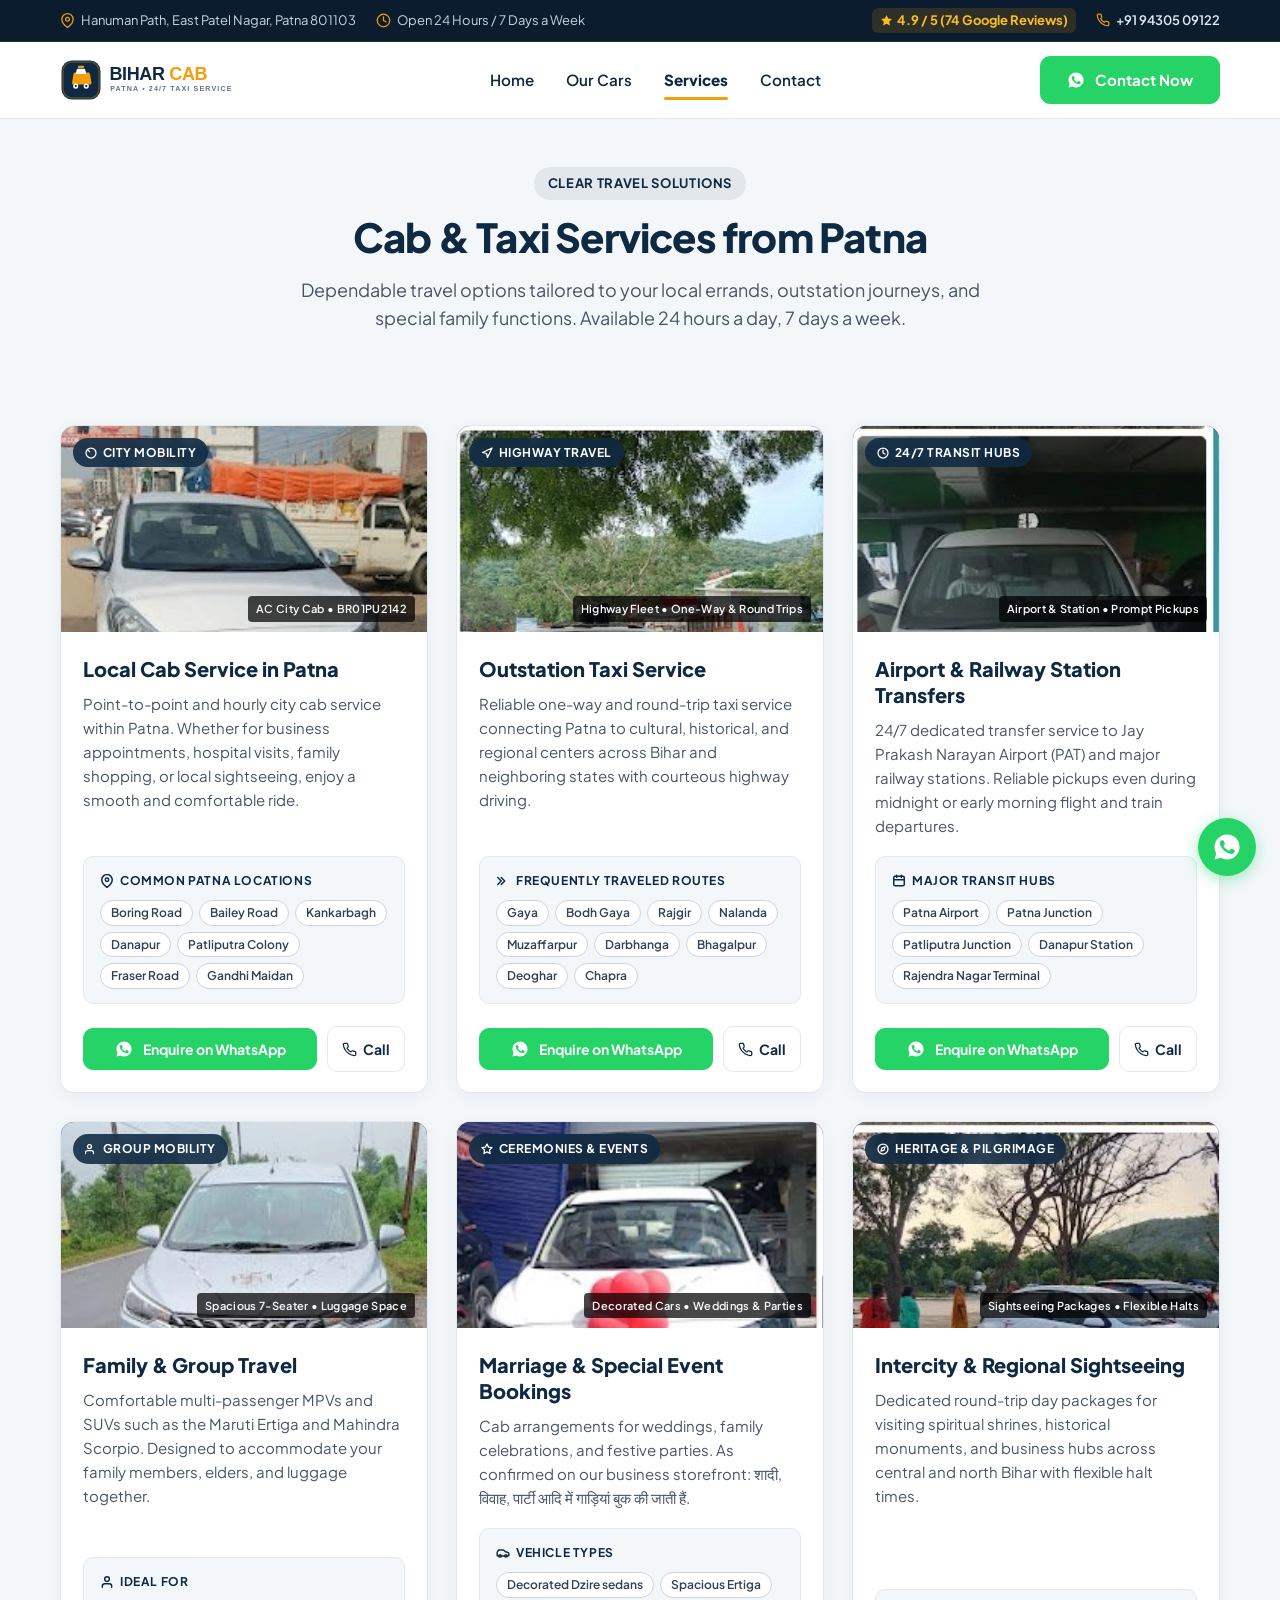
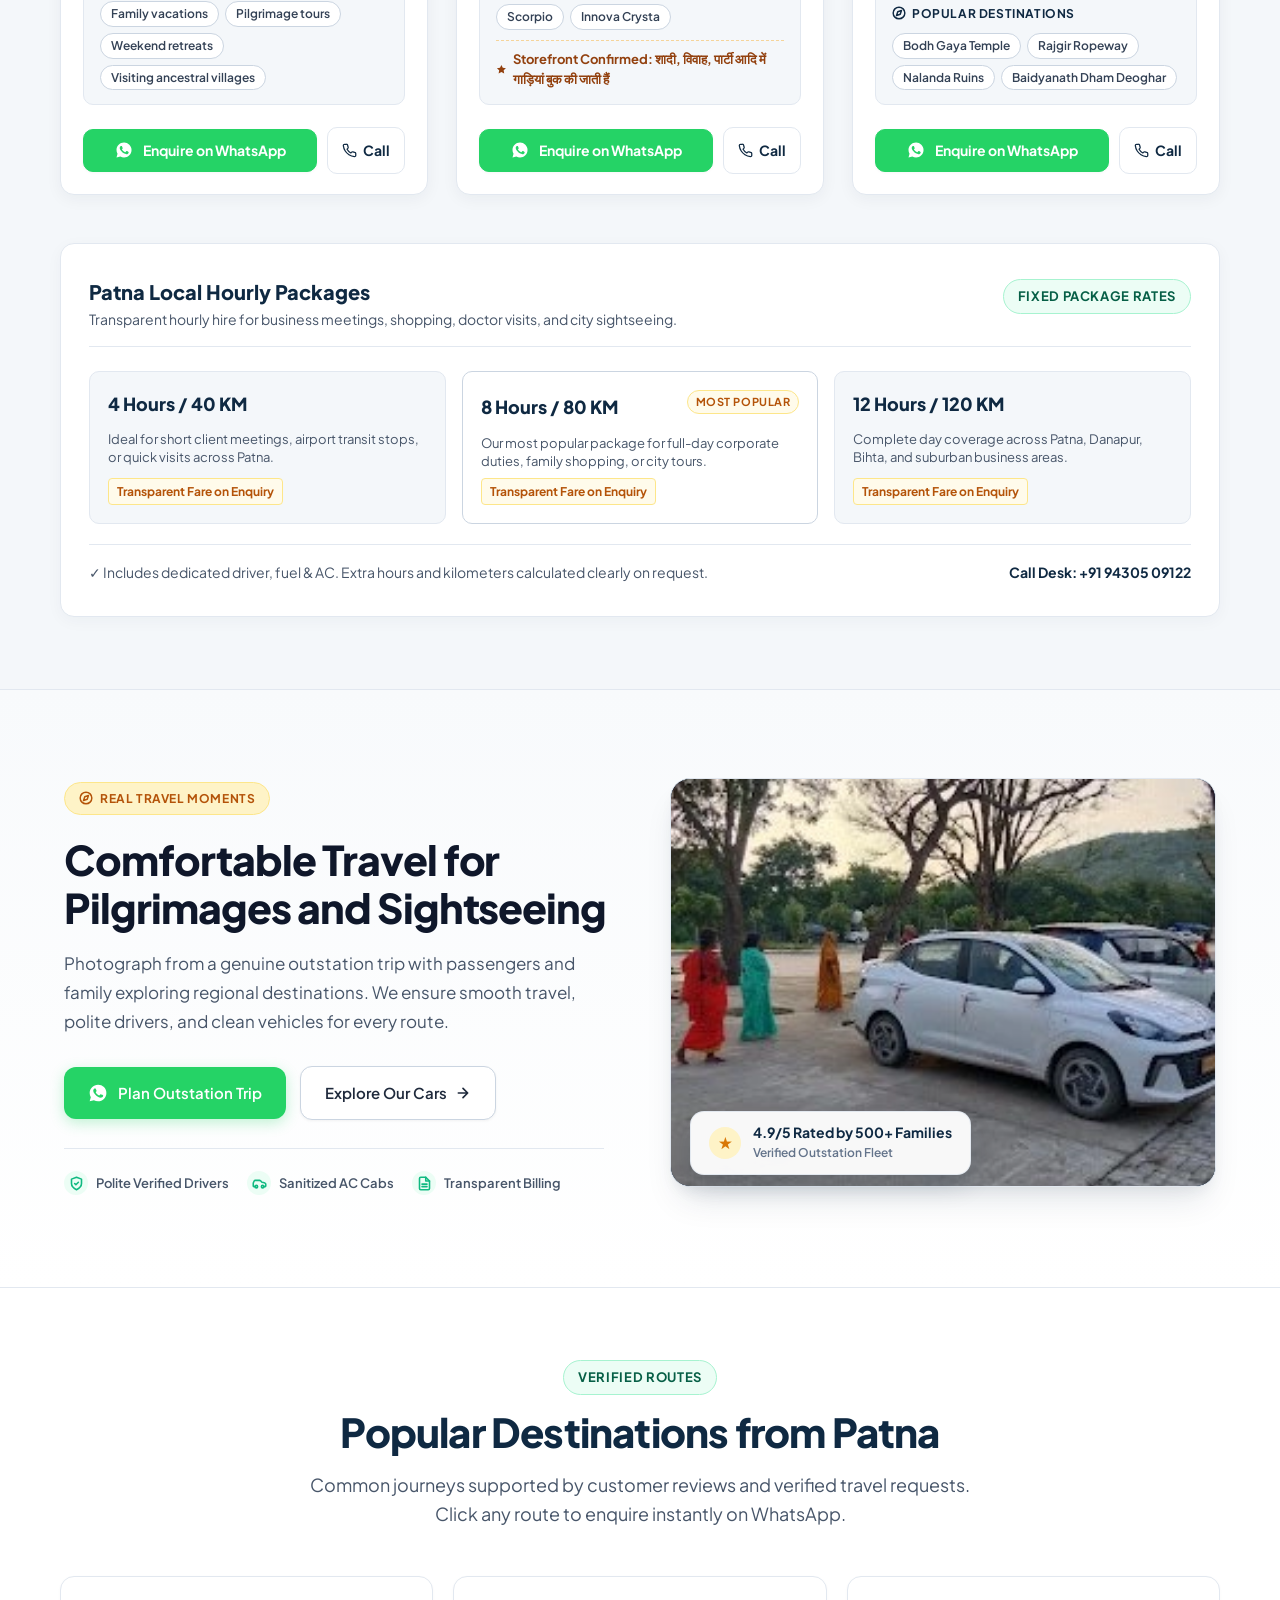
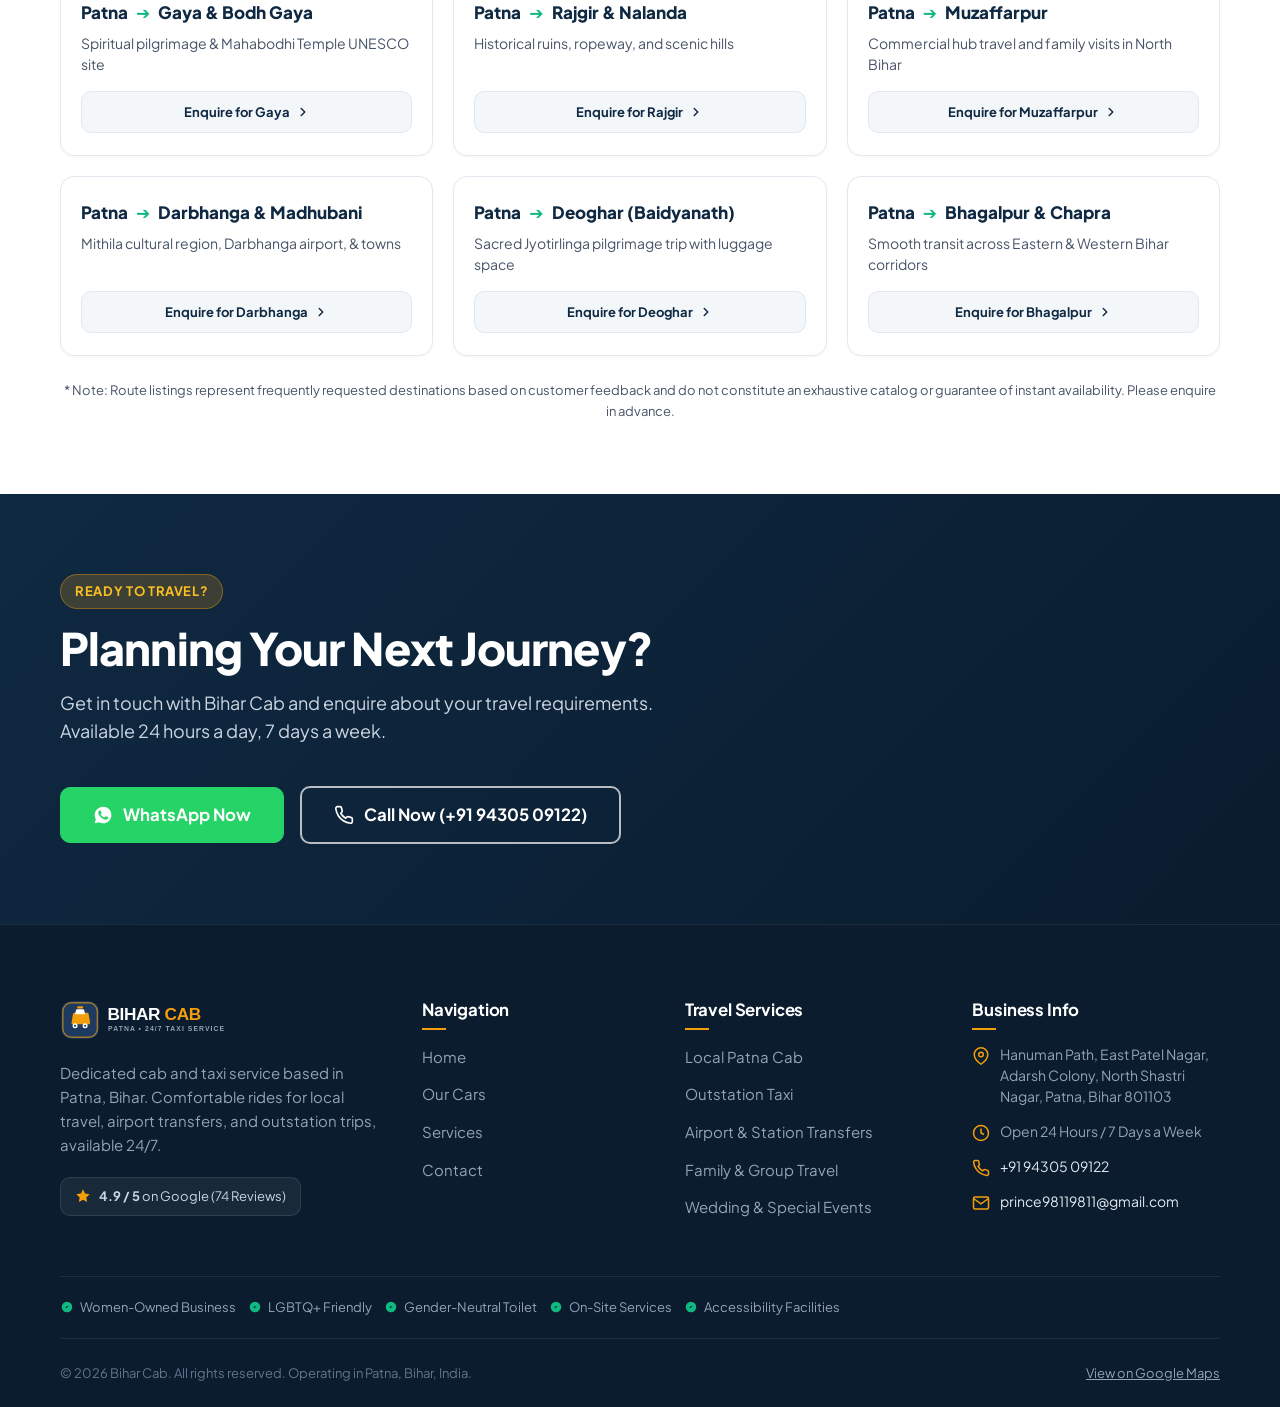
<file: services.html>
<!DOCTYPE html>
<html lang="en">
<head>
  <meta charset="UTF-8">
  <meta name="viewport" content="width=device-width, initial-scale=1.0">
  <title>Services — Bihar Cab | Local & Outstation Taxi Services from Patna</title>
  <meta name="description" content="Explore cab services by Bihar Cab in Patna. Local city rides, outstation taxi to Gaya, Rajgir, Nalanda, Muzaffarpur, airport and railway transfers, and event travel.">
  <link rel="canonical" href="https://biharcab.online/services.html">

  <!-- Favicon -->
  <link rel="icon" type="image/svg+xml" href="assets/icons/favicon.svg">

  <!-- Google Fonts -->
  <link rel="preconnect" href="https://fonts.googleapis.com">
  <link rel="preconnect" href="https://fonts.gstatic.com" crossorigin>
  <link href="https://fonts.googleapis.com/css2?family=Plus+Jakarta+Sans:wght@400;500;600;700;800&display=swap" rel="stylesheet">

  <!-- Stylesheet -->
  <link rel="stylesheet" href="css/style.css">

  <!-- Structured Data (JSON-LD) -->
  <script type="application/ld+json">
  {
    "@context": "https://schema.org",
    "@type": ["TaxiService", "LocalBusiness"],
    "name": "Bihar Cab - Travel Services",
    "telephone": "+919430509122",
    "url": "https://biharcab.online/services.html",
    "address": {
      "@type": "PostalAddress",
      "streetAddress": "Hanuman Path, East Patel Nagar, Adarsh Colony, North Shastri Nagar",
      "addressLocality": "Patna",
      "addressRegion": "Bihar",
      "postalCode": "801103",
      "addressCountry": "IN"
    },
    "openingHoursSpecification": {
      "@type": "OpeningHoursSpecification",
      "dayOfWeek": ["Monday", "Tuesday", "Wednesday", "Thursday", "Friday", "Saturday", "Sunday"],
      "opens": "00:00",
      "closes": "23:59"
    }
  }
  </script>
</head>
<body>

  <!-- TOP INFORMATION BAR (DESKTOP) -->
  <aside class="top-bar" aria-label="Quick Business Contact Information">
    <div class="container">
      <div class="top-bar-left">
        <span class="top-bar-item">
          <svg width="15" height="15" viewBox="0 0 24 24" fill="none" stroke="currentColor" stroke-width="2" stroke-linecap="round" stroke-linejoin="round" aria-hidden="true"><path d="M21 10c0 7-9 13-9 13s-9-6-9-13a9 9 0 0 1 18 0z"/><circle cx="12" cy="10" r="3"/></svg>
          Hanuman Path, East Patel Nagar, Patna 801103
        </span>
        <span class="top-bar-item">
          <svg width="15" height="15" viewBox="0 0 24 24" fill="none" stroke="currentColor" stroke-width="2" stroke-linecap="round" stroke-linejoin="round" aria-hidden="true"><circle cx="12" cy="12" r="10"/><polyline points="12 6 12 12 16 14"/></svg>
          Open 24 Hours / 7 Days a Week
        </span>
      </div>
      <div class="top-bar-right">
        <span class="rating-tag">
          <svg width="13" height="13" viewBox="0 0 24 24" fill="currentColor" aria-hidden="true"><polygon points="12 2 15.09 8.26 22 9.27 17 14.14 18.18 21.02 12 17.77 5.82 21.02 7 14.14 2 9.27 8.91 8.26 12 2"/></svg>
          4.9 / 5 (74 Google Reviews)
        </span>
        <a href="tel:+919430509122" class="top-bar-item top-bar-link">
          <svg width="14" height="14" viewBox="0 0 24 24" fill="none" stroke="currentColor" stroke-width="2" stroke-linecap="round" stroke-linejoin="round" aria-hidden="true"><path d="M22 16.92v3a2 2 0 0 1-2.18 2 19.79 19.79 0 0 1-8.63-3.07 19.5 19.5 0 0 1-6-6 19.79 19.79 0 0 1-3.07-8.67A2 2 0 0 1 4.11 2h3a2 2 0 0 1 2 1.72 12.84 12.84 0 0 0 .7 2.81 2 2 0 0 1-.45 2.11L8.09 9.91a16 16 0 0 0 6 6l1.27-1.27a2 2 0 0 1 2.11-.45 12.84 12.84 0 0 0 2.81.7A2 2 0 0 1 22 16.92z"/></svg>
          +91 94305 09122
        </a>
      </div>
    </div>
  </aside>

  <!-- SITE HEADER & NAVIGATION -->
  <header class="site-header" role="banner">
    <div class="container">
      <div class="header-inner">
        <!-- Logo -->
        <a href="index.html" class="header-brand" aria-label="Bihar Cab Home">
          <img src="assets/logos/logo.svg" alt="Bihar Cab Logo" class="header-logo-img" width="210" height="48">
        </a>

        <!-- Desktop Navigation -->
        <nav class="nav-desktop" aria-label="Main Navigation">
          <a href="index.html" class="nav-link">Home</a>
          <a href="our-cars.html" class="nav-link">Our Cars</a>
          <a href="services.html" class="nav-link active" aria-current="page">Services</a>
          <a href="contact.html" class="nav-link">Contact</a>
        </nav>

        <!-- Header CTA -->
        <div class="header-cta">
          <a href="https://wa.me/919430509122?text=Hello%20Bihar%20Cab%2C%20I%20would%20like%20to%20enquire%20about%20your%20cab%20service." target="_blank" rel="noopener noreferrer" class="btn btn-whatsapp btn-contact-desktop" aria-label="Contact Bihar Cab on WhatsApp">
            <svg width="18" height="18" viewBox="0 0 24 24" fill="currentColor" aria-hidden="true">
              <path d="M12.031 2C6.496 2 2 6.496 2 12.031c0 1.836.5 3.551 1.371 5.035L2 22l5.094-1.336a9.98 9.98 0 0 0 4.937 1.305h.004c5.531 0 10.027-4.496 10.027-10.031 0-2.68-1.043-5.195-2.941-7.094A9.97 9.97 0 0 0 12.031 2zm5.836 14.195c-.242.68-1.41 1.309-1.953 1.352-.527.043-1.215.062-3.488-.887-2.906-1.215-4.781-4.184-4.926-4.383-.145-.195-1.18-1.57-1.18-2.992 0-1.422.742-2.121 1.008-2.41.266-.289.582-.363.777-.363.195 0 .387 0 .559.012.18.012.422-.066.656.496.242.582.828 2.02.902 2.168.074.148.121.328.023.523-.098.195-.148.316-.293.488-.148.176-.312.391-.445.527-.148.148-.305.312-.133.605.172.293.766 1.262 1.645 2.043 1.129 1.004 2.082 1.316 2.375 1.465.293.148.465.129.637-.07.172-.195.742-.863.938-1.156.195-.293.391-.242.656-.148.266.098 1.688.797 1.977.941.289.148.484.223.559.348.07.129.07.742-.172 1.422z"/>
            </svg>
            Contact Now
          </a>

          <!-- Mobile Hamburger Toggle -->
          <button type="button" class="menu-toggle" aria-label="Open mobile navigation menu" aria-expanded="false" aria-controls="mobileNavMenu">
            <svg width="24" height="24" viewBox="0 0 24 24" fill="none" stroke="currentColor" stroke-width="2.5" stroke-linecap="round" stroke-linejoin="round" aria-hidden="true">
              <line x1="3" y1="6" x2="21" y2="6"/>
              <line x1="3" y1="12" x2="21" y2="12"/>
              <line x1="3" y1="18" x2="21" y2="18"/>
            </svg>
          </button>
        </div>
      </div>
    </div>
  </header>

  <!-- MOBILE NAVIGATION DRAWER & BACKDROP -->
  <div class="nav-mobile-overlay" aria-hidden="true"></div>
  <nav class="nav-mobile-menu" id="mobileNavMenu" aria-label="Mobile Navigation">
    <ul class="nav-mobile-list">
      <li><a href="index.html" class="nav-mobile-link"><span>Home</span> <svg width="18" height="18" viewBox="0 0 24 24" fill="none" stroke="currentColor" stroke-width="2" stroke-linecap="round" stroke-linejoin="round"><polyline points="9 18 15 12 9 6"/></svg></a></li>
      <li><a href="our-cars.html" class="nav-mobile-link"><span>Our Cars</span> <svg width="18" height="18" viewBox="0 0 24 24" fill="none" stroke="currentColor" stroke-width="2" stroke-linecap="round" stroke-linejoin="round"><polyline points="9 18 15 12 9 6"/></svg></a></li>
      <li><a href="services.html" class="nav-mobile-link active" aria-current="page"><span>Services</span> <svg width="18" height="18" viewBox="0 0 24 24" fill="none" stroke="currentColor" stroke-width="2" stroke-linecap="round" stroke-linejoin="round"><polyline points="9 18 15 12 9 6"/></svg></a></li>
      <li><a href="contact.html" class="nav-mobile-link"><span>Contact</span> <svg width="18" height="18" viewBox="0 0 24 24" fill="none" stroke="currentColor" stroke-width="2" stroke-linecap="round" stroke-linejoin="round"><polyline points="9 18 15 12 9 6"/></svg></a></li>
    </ul>
    <div class="nav-mobile-actions">
      <a href="https://wa.me/919430509122?text=Hello%20Bihar%20Cab%2C%20I%20would%20like%20to%20enquire%20about%20your%20cab%20service." target="_blank" rel="noopener noreferrer" class="btn btn-whatsapp btn-block">
        <svg width="18" height="18" viewBox="0 0 24 24" fill="currentColor">
          <path d="M12.031 2C6.496 2 2 6.496 2 12.031c0 1.836.5 3.551 1.371 5.035L2 22l5.094-1.336a9.98 9.98 0 0 0 4.937 1.305h.004c5.531 0 10.027-4.496 10.027-10.031 0-2.68-1.043-5.195-2.941-7.094A9.97 9.97 0 0 0 12.031 2zm5.836 14.195c-.242.68-1.41 1.309-1.953 1.352-.527.043-1.215.062-3.488-.887-2.906-1.215-4.781-4.184-4.926-4.383-.145-.195-1.18-1.57-1.18-2.992 0-1.422.742-2.121 1.008-2.41.266-.289.582-.363.777-.363.195 0 .387 0 .559.012.18.012.422-.066.656.496.242.582.828 2.02.902 2.168.074.148.121.328.023.523-.098.195-.148.316-.293.488-.148.176-.312.391-.445.527-.148.148-.305.312-.133.605.172.293.766 1.262 1.645 2.043 1.129 1.004 2.082 1.316 2.375 1.465.293.148.465.129.637-.07.172-.195.742-.863.938-1.156.195-.293.391-.242.656-.148.266.098 1.688.797 1.977.941.289.148.484.223.559.348.07.129.07.742-.172 1.422z"/>
        </svg>
        Contact on WhatsApp
      </a>
      <a href="tel:+919430509122" class="btn btn-primary btn-block">
        <svg width="18" height="18" viewBox="0 0 24 24" fill="none" stroke="currentColor" stroke-width="2" stroke-linecap="round" stroke-linejoin="round"><path d="M22 16.92v3a2 2 0 0 1-2.18 2 19.79 19.79 0 0 1-8.63-3.07 19.5 19.5 0 0 1-6-6 19.79 19.79 0 0 1-3.07-8.67A2 2 0 0 1 4.11 2h3a2 2 0 0 1 2 1.72 12.84 12.84 0 0 0 .7 2.81 2 2 0 0 1-.45 2.11L8.09 9.91a16 16 0 0 0 6 6l1.27-1.27a2 2 0 0 1 2.11-.45 12.84 12.84 0 0 0 2.81.7A2 2 0 0 1 22 16.92z"/></svg>
        Call +91 94305 09122
      </a>
    </div>
  </nav>

  <main id="mainContent">

    <!-- PAGE HERO HEADER -->
    <section class="section section-secondary" style="padding: 48px 0 36px;" aria-labelledby="servicesPageTitle">
      <div class="container text-center">
        <span class="badge badge-navy">Clear Travel Solutions</span>
        <h1 id="servicesPageTitle" class="section-title">Cab & Taxi Services from Patna</h1>
        <p class="section-subtitle" style="max-width: 720px; margin: 0 auto;">
          Dependable travel options tailored to your local errands, outstation journeys, and special family functions. Available 24 hours a day, 7 days a week.
        </p>
      </div>
    </section>

    <!-- SERVICE CATEGORIES SECTION -->
    <section class="section services-section" aria-label="Service Categories List">
      <div class="container">
        <div class="services-grid">

          <!-- SERVICE 1: Local Cab in Patna -->
          <article class="service-card">
            <div class="service-card-media">
              <picture>
                <source srcset="assets/images/vehicles/hyundai-aura-front.webp" type="image/webp">
                <img src="assets/images/vehicles/hyundai-aura-front.jpg" alt="Bihar Cab sedan for local Patna cab service" width="224" height="298" loading="lazy" style="object-position: center 50%;">
              </picture>
              <span class="service-kicker-badge">
                <svg width="12" height="12" viewBox="0 0 24 24" fill="none" stroke="currentColor" stroke-width="2.5" stroke-linecap="round" stroke-linejoin="round" aria-hidden="true"><circle cx="12" cy="12" r="10"/><path d="m4.93 4.93 4.24 4.24"/></svg>
                City Mobility
              </span>
              <span class="service-vehicle-tag">AC City Cab • BR01PU2142</span>
            </div>

            <div class="service-card-body">
              <h2 class="service-card-title">Local Cab Service in Patna</h2>
              <p class="service-card-text">
                Point-to-point and hourly city cab service within Patna. Whether for business appointments, hospital visits, family shopping, or local sightseeing, enjoy a smooth and comfortable ride.
              </p>

              <div class="service-details-panel">
                <div class="service-details-label">
                  <svg width="14" height="14" viewBox="0 0 24 24" fill="none" stroke="currentColor" stroke-width="2.5" stroke-linecap="round" stroke-linejoin="round" aria-hidden="true"><path d="M21 10c0 7-9 13-9 13s-9-6-9-13a9 9 0 0 1 18 0z"/><circle cx="12" cy="10" r="3"/></svg>
                  Common Patna Locations
                </div>
                <ul class="service-pills-list">
                  <li class="service-pill">Boring Road</li>
                  <li class="service-pill">Bailey Road</li>
                  <li class="service-pill">Kankarbagh</li>
                  <li class="service-pill">Danapur</li>
                  <li class="service-pill">Patliputra Colony</li>
                  <li class="service-pill">Fraser Road</li>
                  <li class="service-pill">Gandhi Maidan</li>
                </ul>
              </div>

              <div class="service-card-actions">
                <a href="https://wa.me/919430509122?text=Hello%20Bihar%20Cab%2C%20I%20would%20like%20to%20enquire%20about%20booking%20a%20Local%20Cab%20in%20Patna." target="_blank" rel="noopener noreferrer" class="btn btn-whatsapp" aria-label="Enquire on WhatsApp about Local Cab in Patna">
                  <svg width="18" height="18" viewBox="0 0 24 24" fill="currentColor" aria-hidden="true">
                    <path d="M12.031 2C6.496 2 2 6.496 2 12.031c0 1.836.5 3.551 1.371 5.035L2 22l5.094-1.336a9.98 9.98 0 0 0 4.937 1.305h.004c5.531 0 10.027-4.496 10.027-10.031 0-2.68-1.043-5.195-2.941-7.094A9.97 9.97 0 0 0 12.031 2zm5.836 14.195c-.242.68-1.41 1.309-1.953 1.352-.527.043-1.215.062-3.488-.887-2.906-1.215-4.781-4.184-4.926-4.383-.145-.195-1.18-1.57-1.18-2.992 0-1.422.742-2.121 1.008-2.41.266-.289.582-.363.777-.363.195 0 .387 0 .559.012.18.012.422-.066.656.496.242.582.828 2.02.902 2.168.074.148.121.328.023.523-.098.195-.148.316-.293.488-.148.176-.312.391-.445.527-.148.148-.305.312-.133.605.172.293.766 1.262 1.645 2.043 1.129 1.004 2.082 1.316 2.375 1.465.293.148.465.129.637-.07.172-.195.742-.863.938-1.156.195-.293.391-.242.656-.148.266.098 1.688.797 1.977.941.289.148.484.223.559.348.07.129.07.742-.172 1.422z"/>
                  </svg>
                  Enquire on WhatsApp
                </a>
                <a href="tel:+919430509122" class="btn-call-subtle" aria-label="Call for Local Cab in Patna">
                  <svg width="15" height="15" viewBox="0 0 24 24" fill="none" stroke="currentColor" stroke-width="2" stroke-linecap="round" stroke-linejoin="round" aria-hidden="true"><path d="M22 16.92v3a2 2 0 0 1-2.18 2 19.79 19.79 0 0 1-8.63-3.07 19.5 19.5 0 0 1-6-6 19.79 19.79 0 0 1-3.07-8.67A2 2 0 0 1 4.11 2h3a2 2 0 0 1 2 1.72 12.84 12.84 0 0 0 .7 2.81 2 2 0 0 1-.45 2.11L8.09 9.91a16 16 0 0 0 6 6l1.27-1.27a2 2 0 0 1 2.11-.45 12.84 12.84 0 0 0 2.81.7A2 2 0 0 1 22 16.92z"/></svg>
                  Call
                </a>
              </div>
            </div>
          </article>

          <!-- SERVICE 2: Outstation Taxi -->
          <article class="service-card">
            <div class="service-card-media">
              <picture>
                <source srcset="assets/images/vehicles/scorpio-hills.webp" type="image/webp">
                <img src="assets/images/vehicles/scorpio-hills.jpg" alt="Bihar Cab SUV for outstation taxi service across Bihar" width="246" height="242" loading="lazy" style="object-position: center 60%;">
              </picture>
              <span class="service-kicker-badge">
                <svg width="12" height="12" viewBox="0 0 24 24" fill="none" stroke="currentColor" stroke-width="2.5" stroke-linecap="round" stroke-linejoin="round" aria-hidden="true"><polygon points="3 11 22 2 13 21 11 13 3 11"/></svg>
                Highway Travel
              </span>
              <span class="service-vehicle-tag">Highway Fleet • One-Way & Round Trips</span>
            </div>

            <div class="service-card-body">
              <h2 class="service-card-title">Outstation Taxi Service</h2>
              <p class="service-card-text">
                Reliable one-way and round-trip taxi service connecting Patna to cultural, historical, and regional centers across Bihar and neighboring states with courteous highway driving.
              </p>

              <div class="service-details-panel">
                <div class="service-details-label">
                  <svg width="14" height="14" viewBox="0 0 24 24" fill="none" stroke="currentColor" stroke-width="2.5" stroke-linecap="round" stroke-linejoin="round" aria-hidden="true"><polyline points="9 18 15 12 9 6"/><polyline points="3 18 9 12 3 6"/></svg>
                  Frequently Traveled Routes
                </div>
                <ul class="service-pills-list">
                  <li class="service-pill">Gaya</li>
                  <li class="service-pill">Bodh Gaya</li>
                  <li class="service-pill">Rajgir</li>
                  <li class="service-pill">Nalanda</li>
                  <li class="service-pill">Muzaffarpur</li>
                  <li class="service-pill">Darbhanga</li>
                  <li class="service-pill">Bhagalpur</li>
                  <li class="service-pill">Deoghar</li>
                  <li class="service-pill">Chapra</li>
                </ul>
              </div>

              <div class="service-card-actions">
                <a href="https://wa.me/919430509122?text=Hello%20Bihar%20Cab%2C%20I%20would%20like%20to%20enquire%20about%20an%20Outstation%20Taxi%20from%20Patna." target="_blank" rel="noopener noreferrer" class="btn btn-whatsapp" aria-label="Enquire on WhatsApp about Outstation Taxi">
                  <svg width="18" height="18" viewBox="0 0 24 24" fill="currentColor" aria-hidden="true">
                    <path d="M12.031 2C6.496 2 2 6.496 2 12.031c0 1.836.5 3.551 1.371 5.035L2 22l5.094-1.336a9.98 9.98 0 0 0 4.937 1.305h.004c5.531 0 10.027-4.496 10.027-10.031 0-2.68-1.043-5.195-2.941-7.094A9.97 9.97 0 0 0 12.031 2zm5.836 14.195c-.242.68-1.41 1.309-1.953 1.352-.527.043-1.215.062-3.488-.887-2.906-1.215-4.781-4.184-4.926-4.383-.145-.195-1.18-1.57-1.18-2.992 0-1.422.742-2.121 1.008-2.41.266-.289.582-.363.777-.363.195 0 .387 0 .559.012.18.012.422-.066.656.496.242.582.828 2.02.902 2.168.074.148.121.328.023.523-.098.195-.148.316-.293.488-.148.176-.312.391-.445.527-.148.148-.305.312-.133.605.172.293.766 1.262 1.645 2.043 1.129 1.004 2.082 1.316 2.375 1.465.293.148.465.129.637-.07.172-.195.742-.863.938-1.156.195-.293.391-.242.656-.148.266.098 1.688.797 1.977.941.289.148.484.223.559.348.07.129.07.742-.172 1.422z"/>
                  </svg>
                  Enquire on WhatsApp
                </a>
                <a href="tel:+919430509122" class="btn-call-subtle" aria-label="Call for Outstation Taxi">
                  <svg width="15" height="15" viewBox="0 0 24 24" fill="none" stroke="currentColor" stroke-width="2" stroke-linecap="round" stroke-linejoin="round" aria-hidden="true"><path d="M22 16.92v3a2 2 0 0 1-2.18 2 19.79 19.79 0 0 1-8.63-3.07 19.5 19.5 0 0 1-6-6 19.79 19.79 0 0 1-3.07-8.67A2 2 0 0 1 4.11 2h3a2 2 0 0 1 2 1.72 12.84 12.84 0 0 0 .7 2.81 2 2 0 0 1-.45 2.11L8.09 9.91a16 16 0 0 0 6 6l1.27-1.27a2 2 0 0 1 2.11-.45 12.84 12.84 0 0 0 2.81.7A2 2 0 0 1 22 16.92z"/></svg>
                  Call
                </a>
              </div>
            </div>
          </article>

          <!-- SERVICE 3: Airport & Railway Station Transfers -->
          <article class="service-card">
            <div class="service-card-media">
              <picture>
                <source srcset="assets/images/vehicles/innova-crysta.webp" type="image/webp">
                <img src="assets/images/vehicles/innova-crysta.jpg" alt="Bihar Cab Toyota Innova Crysta for Airport & Railway Station transfers" width="256" height="408" loading="lazy" style="object-position: center 40%;">
              </picture>
              <span class="service-kicker-badge">
                <svg width="12" height="12" viewBox="0 0 24 24" fill="none" stroke="currentColor" stroke-width="2.5" stroke-linecap="round" stroke-linejoin="round" aria-hidden="true"><circle cx="12" cy="12" r="10"/><polyline points="12 6 12 12 16 14"/></svg>
                24/7 Transit Hubs
              </span>
              <span class="service-vehicle-tag">Airport & Station • Prompt Pickups</span>
            </div>

            <div class="service-card-body">
              <h2 class="service-card-title">Airport & Railway Station Transfers</h2>
              <p class="service-card-text">
                24/7 dedicated transfer service to Jay Prakash Narayan Airport (PAT) and major railway stations. Reliable pickups even during midnight or early morning flight and train departures.
              </p>

              <div class="service-details-panel">
                <div class="service-details-label">
                  <svg width="14" height="14" viewBox="0 0 24 24" fill="none" stroke="currentColor" stroke-width="2.5" stroke-linecap="round" stroke-linejoin="round" aria-hidden="true"><rect x="3" y="4" width="18" height="16" rx="2"/><line x1="16" y1="2" x2="16" y2="6"/><line x1="8" y1="2" x2="8" y2="6"/><line x1="3" y1="10" x2="21" y2="10"/></svg>
                  Major Transit Hubs
                </div>
                <ul class="service-pills-list">
                  <li class="service-pill">Patna Airport</li>
                  <li class="service-pill">Patna Junction</li>
                  <li class="service-pill">Patliputra Junction</li>
                  <li class="service-pill">Danapur Station</li>
                  <li class="service-pill">Rajendra Nagar Terminal</li>
                </ul>
              </div>

              <div class="service-card-actions">
                <a href="https://wa.me/919430509122?text=Hello%20Bihar%20Cab%2C%20I%20would%20like%20to%20enquire%20about%20Airport%20or%20Railway%20Station%20Transfer%20in%20Patna." target="_blank" rel="noopener noreferrer" class="btn btn-whatsapp" aria-label="Enquire on WhatsApp about Airport or Station Transfers">
                  <svg width="18" height="18" viewBox="0 0 24 24" fill="currentColor" aria-hidden="true">
                    <path d="M12.031 2C6.496 2 2 6.496 2 12.031c0 1.836.5 3.551 1.371 5.035L2 22l5.094-1.336a9.98 9.98 0 0 0 4.937 1.305h.004c5.531 0 10.027-4.496 10.027-10.031 0-2.68-1.043-5.195-2.941-7.094A9.97 9.97 0 0 0 12.031 2zm5.836 14.195c-.242.68-1.41 1.309-1.953 1.352-.527.043-1.215.062-3.488-.887-2.906-1.215-4.781-4.184-4.926-4.383-.145-.195-1.18-1.57-1.18-2.992 0-1.422.742-2.121 1.008-2.41.266-.289.582-.363.777-.363.195 0 .387 0 .559.012.18.012.422-.066.656.496.242.582.828 2.02.902 2.168.074.148.121.328.023.523-.098.195-.148.316-.293.488-.148.176-.312.391-.445.527-.148.148-.305.312-.133.605.172.293.766 1.262 1.645 2.043 1.129 1.004 2.082 1.316 2.375 1.465.293.148.465.129.637-.07.172-.195.742-.863.938-1.156.195-.293.391-.242.656-.148.266.098 1.688.797 1.977.941.289.148.484.223.559.348.07.129.07.742-.172 1.422z"/>
                  </svg>
                  Enquire on WhatsApp
                </a>
                <a href="tel:+919430509122" class="btn-call-subtle" aria-label="Call for Airport and Station Transfers">
                  <svg width="15" height="15" viewBox="0 0 24 24" fill="none" stroke="currentColor" stroke-width="2" stroke-linecap="round" stroke-linejoin="round" aria-hidden="true"><path d="M22 16.92v3a2 2 0 0 1-2.18 2 19.79 19.79 0 0 1-8.63-3.07 19.5 19.5 0 0 1-6-6 19.79 19.79 0 0 1-3.07-8.67A2 2 0 0 1 4.11 2h3a2 2 0 0 1 2 1.72 12.84 12.84 0 0 0 .7 2.81 2 2 0 0 1-.45 2.11L8.09 9.91a16 16 0 0 0 6 6l1.27-1.27a2 2 0 0 1 2.11-.45 12.84 12.84 0 0 0 2.81.7A2 2 0 0 1 22 16.92z"/></svg>
                  Call
                </a>
              </div>
            </div>
          </article>

          <!-- SERVICE 4: Family & Group Travel -->
          <article class="service-card">
            <div class="service-card-media">
              <picture>
                <source srcset="assets/images/vehicles/ertiga-silver.webp" type="image/webp">
                <img src="assets/images/vehicles/ertiga-silver.jpg" alt="Bihar Cab Maruti Suzuki Ertiga for family and group travel in Bihar" width="224" height="298" loading="lazy" style="object-position: center 35%;">
              </picture>
              <span class="service-kicker-badge">
                <svg width="12" height="12" viewBox="0 0 24 24" fill="none" stroke="currentColor" stroke-width="2.5" stroke-linecap="round" stroke-linejoin="round" aria-hidden="true"><path d="M17 21v-2a4 4 0 0 0-4-4H5a4 4 0 0 0-4 4v2"/><circle cx="9" cy="7" r="4"/></svg>
                Group Mobility
              </span>
              <span class="service-vehicle-tag">Spacious 7-Seater • Luggage Space</span>
            </div>

            <div class="service-card-body">
              <h2 class="service-card-title">Family & Group Travel</h2>
              <p class="service-card-text">
                Comfortable multi-passenger MPVs and SUVs such as the Maruti Ertiga and Mahindra Scorpio. Designed to accommodate your family members, elders, and luggage together.
              </p>

              <div class="service-details-panel">
                <div class="service-details-label">
                  <svg width="14" height="14" viewBox="0 0 24 24" fill="none" stroke="currentColor" stroke-width="2.5" stroke-linecap="round" stroke-linejoin="round" aria-hidden="true"><path d="M20 21v-2a4 4 0 0 0-4-4H8a4 4 0 0 0-4 4v2"/><circle cx="12" cy="7" r="4"/></svg>
                  Ideal For
                </div>
                <ul class="service-pills-list">
                  <li class="service-pill">Family vacations</li>
                  <li class="service-pill">Pilgrimage tours</li>
                  <li class="service-pill">Weekend retreats</li>
                  <li class="service-pill">Visiting ancestral villages</li>
                </ul>
              </div>

              <div class="service-card-actions">
                <a href="https://wa.me/919430509122?text=Hello%20Bihar%20Cab%2C%20I%20would%20like%20to%20enquire%20about%20Family%20or%20Group%20Cab%20booking." target="_blank" rel="noopener noreferrer" class="btn btn-whatsapp" aria-label="Enquire on WhatsApp about Family and Group Travel">
                  <svg width="18" height="18" viewBox="0 0 24 24" fill="currentColor" aria-hidden="true">
                    <path d="M12.031 2C6.496 2 2 6.496 2 12.031c0 1.836.5 3.551 1.371 5.035L2 22l5.094-1.336a9.98 9.98 0 0 0 4.937 1.305h.004c5.531 0 10.027-4.496 10.027-10.031 0-2.68-1.043-5.195-2.941-7.094A9.97 9.97 0 0 0 12.031 2zm5.836 14.195c-.242.68-1.41 1.309-1.953 1.352-.527.043-1.215.062-3.488-.887-2.906-1.215-4.781-4.184-4.926-4.383-.145-.195-1.18-1.57-1.18-2.992 0-1.422.742-2.121 1.008-2.41.266-.289.582-.363.777-.363.195 0 .387 0 .559.012.18.012.422-.066.656.496.242.582.828 2.02.902 2.168.074.148.121.328.023.523-.098.195-.148.316-.293.488-.148.176-.312.391-.445.527-.148.148-.305.312-.133.605.172.293.766 1.262 1.645 2.043 1.129 1.004 2.082 1.316 2.375 1.465.293.148.465.129.637-.07.172-.195.742-.863.938-1.156.195-.293.391-.242.656-.148.266.098 1.688.797 1.977.941.289.148.484.223.559.348.07.129.07.742-.172 1.422z"/>
                  </svg>
                  Enquire on WhatsApp
                </a>
                <a href="tel:+919430509122" class="btn-call-subtle" aria-label="Call for Family and Group Cab Booking">
                  <svg width="15" height="15" viewBox="0 0 24 24" fill="none" stroke="currentColor" stroke-width="2" stroke-linecap="round" stroke-linejoin="round" aria-hidden="true"><path d="M22 16.92v3a2 2 0 0 1-2.18 2 19.79 19.79 0 0 1-8.63-3.07 19.5 19.5 0 0 1-6-6 19.79 19.79 0 0 1-3.07-8.67A2 2 0 0 1 4.11 2h3a2 2 0 0 1 2 1.72 12.84 12.84 0 0 0 .7 2.81 2 2 0 0 1-.45 2.11L8.09 9.91a16 16 0 0 0 6 6l1.27-1.27a2 2 0 0 1 2.11-.45 12.84 12.84 0 0 0 2.81.7A2 2 0 0 1 22 16.92z"/></svg>
                  Call
                </a>
              </div>
            </div>
          </article>

          <!-- SERVICE 5: Marriage & Special Event Bookings -->
          <article class="service-card">
            <div class="service-card-media">
              <picture>
                <source srcset="assets/images/vehicles/dzire-ceremony.webp" type="image/webp">
                <img src="assets/images/vehicles/dzire-ceremony.jpg" alt="Bihar Cab decorated vehicle for wedding and special event bookings" width="495" height="525" loading="lazy" style="object-position: center 40%;">
              </picture>
              <span class="service-kicker-badge">
                <svg width="12" height="12" viewBox="0 0 24 24" fill="none" stroke="currentColor" stroke-width="2.5" stroke-linecap="round" stroke-linejoin="round" aria-hidden="true"><path d="M12 2l3.09 6.26L22 9.27l-5 4.87 1.18 6.88L12 17.77l-6.18 3.25L7 14.14 2 9.27l6.91-1.01L12 2z"/></svg>
                Ceremonies & Events
              </span>
              <span class="service-vehicle-tag">Decorated Cars • Weddings & Parties</span>
            </div>

            <div class="service-card-body">
              <h2 class="service-card-title">Marriage & Special Event Bookings</h2>
              <p class="service-card-text">
                Cab arrangements for weddings, family celebrations, and festive parties. As confirmed on our business storefront: शादी, विवाह, पार्टी आदि में गाड़ियां बुक की जाती हैं.
              </p>

              <div class="service-details-panel">
                <div class="service-details-label">
                  <svg width="14" height="14" viewBox="0 0 24 24" fill="none" stroke="currentColor" stroke-width="2.5" stroke-linecap="round" stroke-linejoin="round" aria-hidden="true"><path d="M19 17h2c.6 0 1-.4 1-1v-3c0-.9-.7-1.7-1.5-1.9C18.7 10.6 16 10 16 10s-1.3-1.4-2.2-2.3c-.5-.4-1.1-.7-1.8-.7H5c-.6 0-1.1.4-1.4.9l-1.4 2.9A3.7 3.7 0 0 0 2 12v4c0 .6.4 1 1 1h2"/><circle cx="7" cy="17" r="2"/><path d="M9 17h6"/><circle cx="17" cy="17" r="2"/></svg>
                  Vehicle Types
                </div>
                <ul class="service-pills-list">
                  <li class="service-pill">Decorated Dzire sedans</li>
                  <li class="service-pill">Spacious Ertiga</li>
                  <li class="service-pill">Scorpio</li>
                  <li class="service-pill">Innova Crysta</li>
                </ul>
                <div class="service-storefront-badge">
                  <svg width="14" height="14" viewBox="0 0 24 24" fill="currentColor" aria-hidden="true"><polygon points="12 2 15.09 8.26 22 9.27 17 14.14 18.18 21.02 12 17.77 5.82 21.02 7 14.14 2 9.27 8.91 8.26 12 2"/></svg>
                  <span>Storefront Confirmed: शादी, विवाह, पार्टी आदि में गाड़ियां बुक की जाती हैं</span>
                </div>
              </div>

              <div class="service-card-actions">
                <a href="https://wa.me/919430509122?text=Hello%20Bihar%20Cab%2C%20I%20would%20like%20to%20enquire%20about%20cabs%20for%20a%20wedding%20or%20family%20event." target="_blank" rel="noopener noreferrer" class="btn btn-whatsapp" aria-label="Enquire on WhatsApp about Wedding and Event Cabs">
                  <svg width="18" height="18" viewBox="0 0 24 24" fill="currentColor" aria-hidden="true">
                    <path d="M12.031 2C6.496 2 2 6.496 2 12.031c0 1.836.5 3.551 1.371 5.035L2 22l5.094-1.336a9.98 9.98 0 0 0 4.937 1.305h.004c5.531 0 10.027-4.496 10.027-10.031 0-2.68-1.043-5.195-2.941-7.094A9.97 9.97 0 0 0 12.031 2zm5.836 14.195c-.242.68-1.41 1.309-1.953 1.352-.527.043-1.215.062-3.488-.887-2.906-1.215-4.781-4.184-4.926-4.383-.145-.195-1.18-1.57-1.18-2.992 0-1.422.742-2.121 1.008-2.41.266-.289.582-.363.777-.363.195 0 .387 0 .559.012.18.012.422-.066.656.496.242.582.828 2.02.902 2.168.074.148.121.328.023.523-.098.195-.148.316-.293.488-.148.176-.312.391-.445.527-.148.148-.305.312-.133.605.172.293.766 1.262 1.645 2.043 1.129 1.004 2.082 1.316 2.375 1.465.293.148.465.129.637-.07.172-.195.742-.863.938-1.156.195-.293.391-.242.656-.148.266.098 1.688.797 1.977.941.289.148.484.223.559.348.07.129.07.742-.172 1.422z"/>
                  </svg>
                  Enquire on WhatsApp
                </a>
                <a href="tel:+919430509122" class="btn-call-subtle" aria-label="Call for Wedding Cab Booking">
                  <svg width="15" height="15" viewBox="0 0 24 24" fill="none" stroke="currentColor" stroke-width="2" stroke-linecap="round" stroke-linejoin="round" aria-hidden="true"><path d="M22 16.92v3a2 2 0 0 1-2.18 2 19.79 19.79 0 0 1-8.63-3.07 19.5 19.5 0 0 1-6-6 19.79 19.79 0 0 1-3.07-8.67A2 2 0 0 1 4.11 2h3a2 2 0 0 1 2 1.72 12.84 12.84 0 0 0 .7 2.81 2 2 0 0 1-.45 2.11L8.09 9.91a16 16 0 0 0 6 6l1.27-1.27a2 2 0 0 1 2.11-.45 12.84 12.84 0 0 0 2.81.7A2 2 0 0 1 22 16.92z"/></svg>
                  Call
                </a>
              </div>
            </div>
          </article>

          <!-- SERVICE 6: Intercity & Regional Sightseeing -->
          <article class="service-card">
            <div class="service-card-media">
              <picture>
                <source srcset="assets/images/services/outstation-tour.webp" type="image/webp">
                <img src="assets/images/services/outstation-tour.jpg" alt="Bihar Cab passengers on regional sightseeing and pilgrimage tour" width="600" height="420" loading="lazy" style="object-position: center 60%;">
              </picture>
              <span class="service-kicker-badge">
                <svg width="12" height="12" viewBox="0 0 24 24" fill="none" stroke="currentColor" stroke-width="2.5" stroke-linecap="round" stroke-linejoin="round" aria-hidden="true"><circle cx="12" cy="12" r="10"/><polygon points="16.24 7.76 14.12 14.12 7.76 16.24 9.88 9.88 16.24 7.76"/></svg>
                Heritage & Pilgrimage
              </span>
              <span class="service-vehicle-tag">Sightseeing Packages • Flexible Halts</span>
            </div>

            <div class="service-card-body">
              <h2 class="service-card-title">Intercity & Regional Sightseeing</h2>
              <p class="service-card-text">
                Dedicated round-trip day packages for visiting spiritual shrines, historical monuments, and business hubs across central and north Bihar with flexible halt times.
              </p>

              <div class="service-details-panel">
                <div class="service-details-label">
                  <svg width="14" height="14" viewBox="0 0 24 24" fill="none" stroke="currentColor" stroke-width="2.5" stroke-linecap="round" stroke-linejoin="round" aria-hidden="true"><circle cx="12" cy="12" r="10"/><polygon points="16.24 7.76 14.12 14.12 7.76 16.24 9.88 9.88 16.24 7.76"/></svg>
                  Popular Destinations
                </div>
                <ul class="service-pills-list">
                  <li class="service-pill">Bodh Gaya Temple</li>
                  <li class="service-pill">Rajgir Ropeway</li>
                  <li class="service-pill">Nalanda Ruins</li>
                  <li class="service-pill">Baidyanath Dham Deoghar</li>
                </ul>
              </div>

              <div class="service-card-actions">
                <a href="https://wa.me/919430509122?text=Hello%20Bihar%20Cab%2C%20I%20would%20like%20to%20enquire%20about%20Intercity%20Sightseeing%20from%20Patna." target="_blank" rel="noopener noreferrer" class="btn btn-whatsapp" aria-label="Enquire on WhatsApp about Intercity Sightseeing">
                  <svg width="18" height="18" viewBox="0 0 24 24" fill="currentColor" aria-hidden="true">
                    <path d="M12.031 2C6.496 2 2 6.496 2 12.031c0 1.836.5 3.551 1.371 5.035L2 22l5.094-1.336a9.98 9.98 0 0 0 4.937 1.305h.004c5.531 0 10.027-4.496 10.027-10.031 0-2.68-1.043-5.195-2.941-7.094A9.97 9.97 0 0 0 12.031 2zm5.836 14.195c-.242.68-1.41 1.309-1.953 1.352-.527.043-1.215.062-3.488-.887-2.906-1.215-4.781-4.184-4.926-4.383-.145-.195-1.18-1.57-1.18-2.992 0-1.422.742-2.121 1.008-2.41.266-.289.582-.363.777-.363.195 0 .387 0 .559.012.18.012.422-.066.656.496.242.582.828 2.02.902 2.168.074.148.121.328.023.523-.098.195-.148.316-.293.488-.148.176-.312.391-.445.527-.148.148-.305.312-.133.605.172.293.766 1.262 1.645 2.043 1.129 1.004 2.082 1.316 2.375 1.465.293.148.465.129.637-.07.172-.195.742-.863.938-1.156.195-.293.391-.242.656-.148.266.098 1.688.797 1.977.941.289.148.484.223.559.348.07.129.07.742-.172 1.422z"/>
                  </svg>
                  Enquire on WhatsApp
                </a>
                <a href="tel:+919430509122" class="btn-call-subtle" aria-label="Call for Intercity Sightseeing">
                  <svg width="15" height="15" viewBox="0 0 24 24" fill="none" stroke="currentColor" stroke-width="2" stroke-linecap="round" stroke-linejoin="round" aria-hidden="true"><path d="M22 16.92v3a2 2 0 0 1-2.18 2 19.79 19.79 0 0 1-8.63-3.07 19.5 19.5 0 0 1-6-6 19.79 19.79 0 0 1-3.07-8.67A2 2 0 0 1 4.11 2h3a2 2 0 0 1 2 1.72 12.84 12.84 0 0 0 .7 2.81 2 2 0 0 1-.45 2.11L8.09 9.91a16 16 0 0 0 6 6l1.27-1.27a2 2 0 0 1 2.11-.45 12.84 12.84 0 0 0 2.81.7A2 2 0 0 1 22 16.92z"/></svg>
                  Call
                </a>
              </div>
            </div>
          </article>

        </div>

        <!-- COMPACT LOCAL HOURLY PACKAGES STRIP -->
        <div class="hourly-packages-strip">
          <div class="hourly-strip-header">
            <div>
              <h3 class="hourly-strip-title">Patna Local Hourly Packages</h3>
              <p class="hourly-strip-subtitle">Transparent hourly hire for business meetings, shopping, doctor visits, and city sightseeing.</p>
            </div>
            <span class="badge badge-emerald">Fixed Package Rates</span>
          </div>
          <div class="hourly-strip-grid">
            <div class="hourly-strip-card">
              <div class="hourly-strip-plan">4 Hours / 40 KM</div>
              <p class="hourly-strip-desc">Ideal for short client meetings, airport transit stops, or quick visits across Patna.</p>
              <span class="hourly-strip-status">Transparent Fare on Enquiry</span>
            </div>
            <div class="hourly-strip-card" style="border-color: #CBD5E1; background-color: #FFFFFF;">
              <div style="display:flex; justify-content:space-between; align-items:center;">
                <div class="hourly-strip-plan">8 Hours / 80 KM</div>
                <span class="badge badge-amber" style="padding: 2px 8px; font-size: 0.6875rem;">Most Popular</span>
              </div>
              <p class="hourly-strip-desc">Our most popular package for full-day corporate duties, family shopping, or city tours.</p>
              <span class="hourly-strip-status">Transparent Fare on Enquiry</span>
            </div>
            <div class="hourly-strip-card">
              <div class="hourly-strip-plan">12 Hours / 120 KM</div>
              <p class="hourly-strip-desc">Complete day coverage across Patna, Danapur, Bihta, and suburban business areas.</p>
              <span class="hourly-strip-status">Transparent Fare on Enquiry</span>
            </div>
          </div>
          <div style="display:flex; justify-content:space-between; align-items:center; flex-wrap:wrap; gap:12px; margin-top:16px; padding-top:16px; border-top:1px solid var(--border-color); font-size:0.875rem; color:var(--text-secondary);">
            <span>✓ Includes dedicated driver, fuel & AC. Extra hours and kilometers calculated clearly on request.</span>
            <a href="tel:+919430509122" style="font-weight:700; color:var(--color-navy); display:inline-flex; align-items:center; gap:6px;">Call Desk: +91 94305 09122</a>
          </div>
        </div>

      </div>
    </section>

    <!-- REAL TRIP SPOTLIGHT: REAL OUTSTATION TOUR PHOTOGRAPH -->
    <section class="spotlight-section" aria-labelledby="outstationTourHeading">
      <div class="container spotlight-container">
        <div class="spotlight-grid">

          <!-- Left Column (6 Cols): Content, CTAs & Quick Trust Cues -->
          <div class="spotlight-content">
            <span class="spotlight-kicker-badge">
              <svg width="14" height="14" viewBox="0 0 24 24" fill="none" stroke="currentColor" stroke-width="2.5" stroke-linecap="round" stroke-linejoin="round" aria-hidden="true">
                <circle cx="12" cy="12" r="10"/>
                <polygon points="16.24 7.76 14.12 14.12 7.76 16.24 9.88 9.88 16.24 7.76"/>
              </svg>
              Real Travel Moments
            </span>

            <h2 id="outstationTourHeading" class="spotlight-title">
              Comfortable Travel for Pilgrimages and Sightseeing
            </h2>

            <p class="spotlight-desc">
              Photograph from a genuine outstation trip with passengers and family exploring regional destinations. We ensure smooth travel, polite drivers, and clean vehicles for every route.
            </p>

            <div class="spotlight-actions">
              <a href="https://wa.me/919430509122?text=Hello%20Bihar%20Cab%2C%20I%20would%20like%20to%20plan%20an%20outstation%20trip%20from%20Patna." target="_blank" rel="noopener noreferrer" class="spotlight-btn-primary" aria-label="Plan Outstation Trip on WhatsApp">
                <svg width="20" height="20" viewBox="0 0 24 24" fill="currentColor" aria-hidden="true">
                  <path d="M12.031 2C6.496 2 2 6.496 2 12.031c0 1.836.5 3.551 1.371 5.035L2 22l5.094-1.336a9.98 9.98 0 0 0 4.937 1.305h.004c5.531 0 10.027-4.496 10.027-10.031 0-2.68-1.043-5.195-2.941-7.094A9.97 9.97 0 0 0 12.031 2zm5.836 14.195c-.242.68-1.41 1.309-1.953 1.352-.527.043-1.215.062-3.488-.887-2.906-1.215-4.781-4.184-4.926-4.383-.145-.195-1.18-1.57-1.18-2.992 0-1.422.742-2.121 1.008-2.41.266-.289.582-.363.777-.363.195 0 .387 0 .559.012.18.012.422-.066.656.496.242.582.828 2.02.902 2.168.074.148.121.328.023.523-.098.195-.148.316-.293.488-.148.176-.312.391-.445.527-.148.148-.305.312-.133.605.172.293.766 1.262 1.645 2.043 1.129 1.004 2.082 1.316 2.375 1.465.293.148.465.129.637-.07.172-.195.742-.863.938-1.156.195-.293.391-.242.656-.148.266.098 1.688.797 1.977.941.289.148.484.223.559.348.07.129.07.742-.172 1.422z"/>
                </svg>
                Plan Outstation Trip
              </a>
              <a href="our-cars.html" class="spotlight-btn-secondary">
                Explore Our Cars
                <svg width="16" height="16" viewBox="0 0 24 24" fill="none" stroke="currentColor" stroke-width="2.5" stroke-linecap="round" stroke-linejoin="round" aria-hidden="true">
                  <path d="M5 12h14M12 5l7 7-7 7"/>
                </svg>
              </a>
            </div>

            <!-- Compact Micro-Trust Indicators Row -->
            <div class="spotlight-trust-cues">
              <div class="trust-cue-item">
                <span class="trust-cue-icon" aria-hidden="true">
                  <svg width="15" height="15" viewBox="0 0 24 24" fill="none" stroke="currentColor" stroke-width="2.5" stroke-linecap="round" stroke-linejoin="round"><path d="M12 22s8-4 8-10V5l-8-3-8 3v7c0 6 8 10 8 10z"/><path d="m9 12 2 2 4-4"/></svg>
                </span>
                <span>Polite Verified Drivers</span>
              </div>
              <div class="trust-cue-item">
                <span class="trust-cue-icon" aria-hidden="true">
                  <svg width="15" height="15" viewBox="0 0 24 24" fill="none" stroke="currentColor" stroke-width="2.5" stroke-linecap="round" stroke-linejoin="round"><path d="M19 17h2c.6 0 1-.4 1-1v-3c0-.9-.7-1.7-1.5-1.9C18.7 10.6 16 10 16 10s-1.3-1.4-2.2-2.3c-.5-.4-1.1-.7-1.8-.7H5c-.6 0-1.1.4-1.4.9l-1.4 2.9A3.7 3.7 0 0 0 2 12v4c0 .6.4 1 1 1h2"/><circle cx="7" cy="17" r="2"/><circle cx="17" cy="17" r="2"/></svg>
                </span>
                <span>Sanitized AC Cabs</span>
              </div>
              <div class="trust-cue-item">
                <span class="trust-cue-icon" aria-hidden="true">
                  <svg width="15" height="15" viewBox="0 0 24 24" fill="none" stroke="currentColor" stroke-width="2.5" stroke-linecap="round" stroke-linejoin="round"><path d="M14 2H6a2 2 0 0 0-2 2v16a2 2 0 0 0 2 2h12a2 2 0 0 0 2-2V8z"/><polyline points="14 2 14 8 20 8"/><line x1="16" y1="13" x2="8" y2="13"/><line x1="16" y1="17" x2="8" y2="17"/></svg>
                </span>
                <span>Transparent Billing</span>
              </div>
            </div>
          </div>

          <!-- Right Column (6 Cols): Visual Showcase with Card & Floating Badge -->
          <div class="spotlight-visual-wrapper">
            <div class="spotlight-card">
              <picture>
                <source srcset="assets/images/services/outstation-tour.webp" type="image/webp">
                <img src="assets/images/services/outstation-tour.jpg" alt="Bihar Cab car with passengers during outstation travel in Bihar" width="600" height="450" loading="lazy">
              </picture>
            </div>

            <!-- Floating Glassmorphic Trust Badge -->
            <div class="spotlight-floating-badge">
              <div class="floating-badge-star" aria-hidden="true">★</div>
              <div class="floating-badge-text">
                <div class="floating-badge-rating">4.9/5 Rated by 500+ Families</div>
                <div class="floating-badge-sub">Verified Outstation Fleet</div>
              </div>
            </div>
          </div>

        </div>
      </div>
    </section>

    <!-- POPULAR DESTINATIONS ROUTE ENQUIRY GRID -->
    <section class="section" aria-labelledby="routesHeading">
      <div class="container">
        <div class="section-header">
          <span class="badge badge-emerald">Verified Routes</span>
          <h2 id="routesHeading" class="section-title">Popular Destinations from Patna</h2>
          <p class="section-subtitle">Common journeys supported by customer reviews and verified travel requests. Click any route to enquire instantly on WhatsApp.</p>
        </div>

        <div class="routes-grid">
          <!-- Route 1 -->
          <div class="route-card">
            <div>
              <div class="route-card-title">
                <span>Patna</span>
                <span class="route-arrow" aria-hidden="true">➔</span>
                <span>Gaya & Bodh Gaya</span>
              </div>
              <div class="route-card-desc">Spiritual pilgrimage & Mahabodhi Temple UNESCO site</div>
            </div>
            <a href="https://wa.me/919430509122?text=Hello%20Bihar%20Cab%2C%20I%20would%20like%20to%20enquire%20about%20a%20cab%20from%20Patna%20to%20Gaya%20and%20Bodh%20Gaya." target="_blank" rel="noopener noreferrer" class="route-card-btn">
              Enquire for Gaya
              <svg width="14" height="14" viewBox="0 0 24 24" fill="none" stroke="currentColor" stroke-width="2.5" stroke-linecap="round" stroke-linejoin="round" aria-hidden="true"><polyline points="9 18 15 12 9 6"/></svg>
            </a>
          </div>

          <!-- Route 2 -->
          <div class="route-card">
            <div>
              <div class="route-card-title">
                <span>Patna</span>
                <span class="route-arrow" aria-hidden="true">➔</span>
                <span>Rajgir & Nalanda</span>
              </div>
              <div class="route-card-desc">Historical ruins, ropeway, and scenic hills</div>
            </div>
            <a href="https://wa.me/919430509122?text=Hello%20Bihar%20Cab%2C%20I%20would%20like%20to%20enquire%20about%20a%20cab%20from%20Patna%20to%20Rajgir%20and%20Nalanda." target="_blank" rel="noopener noreferrer" class="route-card-btn">
              Enquire for Rajgir
              <svg width="14" height="14" viewBox="0 0 24 24" fill="none" stroke="currentColor" stroke-width="2.5" stroke-linecap="round" stroke-linejoin="round" aria-hidden="true"><polyline points="9 18 15 12 9 6"/></svg>
            </a>
          </div>

          <!-- Route 3 -->
          <div class="route-card">
            <div>
              <div class="route-card-title">
                <span>Patna</span>
                <span class="route-arrow" aria-hidden="true">➔</span>
                <span>Muzaffarpur</span>
              </div>
              <div class="route-card-desc">Commercial hub travel and family visits in North Bihar</div>
            </div>
            <a href="https://wa.me/919430509122?text=Hello%20Bihar%20Cab%2C%20I%20would%20like%20to%20enquire%20about%20a%20cab%20from%20Patna%20to%20Muzaffarpur." target="_blank" rel="noopener noreferrer" class="route-card-btn">
              Enquire for Muzaffarpur
              <svg width="14" height="14" viewBox="0 0 24 24" fill="none" stroke="currentColor" stroke-width="2.5" stroke-linecap="round" stroke-linejoin="round" aria-hidden="true"><polyline points="9 18 15 12 9 6"/></svg>
            </a>
          </div>

          <!-- Route 4 -->
          <div class="route-card">
            <div>
              <div class="route-card-title">
                <span>Patna</span>
                <span class="route-arrow" aria-hidden="true">➔</span>
                <span>Darbhanga & Madhubani</span>
              </div>
              <div class="route-card-desc">Mithila cultural region, Darbhanga airport, & towns</div>
            </div>
            <a href="https://wa.me/919430509122?text=Hello%20Bihar%20Cab%2C%20I%20would%20like%20to%20enquire%20about%20a%20cab%20from%20Patna%20to%20Darbhanga." target="_blank" rel="noopener noreferrer" class="route-card-btn">
              Enquire for Darbhanga
              <svg width="14" height="14" viewBox="0 0 24 24" fill="none" stroke="currentColor" stroke-width="2.5" stroke-linecap="round" stroke-linejoin="round" aria-hidden="true"><polyline points="9 18 15 12 9 6"/></svg>
            </a>
          </div>

          <!-- Route 5 -->
          <div class="route-card">
            <div>
              <div class="route-card-title">
                <span>Patna</span>
                <span class="route-arrow" aria-hidden="true">➔</span>
                <span>Deoghar (Baidyanath)</span>
              </div>
              <div class="route-card-desc">Sacred Jyotirlinga pilgrimage trip with luggage space</div>
            </div>
            <a href="https://wa.me/919430509122?text=Hello%20Bihar%20Cab%2C%20I%20would%20like%20to%20enquire%20about%20a%20cab%20from%20Patna%20to%20Deoghar." target="_blank" rel="noopener noreferrer" class="route-card-btn">
              Enquire for Deoghar
              <svg width="14" height="14" viewBox="0 0 24 24" fill="none" stroke="currentColor" stroke-width="2.5" stroke-linecap="round" stroke-linejoin="round" aria-hidden="true"><polyline points="9 18 15 12 9 6"/></svg>
            </a>
          </div>

          <!-- Route 6 -->
          <div class="route-card">
            <div>
              <div class="route-card-title">
                <span>Patna</span>
                <span class="route-arrow" aria-hidden="true">➔</span>
                <span>Bhagalpur & Chapra</span>
              </div>
              <div class="route-card-desc">Smooth transit across Eastern & Western Bihar corridors</div>
            </div>
            <a href="https://wa.me/919430509122?text=Hello%20Bihar%20Cab%2C%20I%20would%20like%20to%20enquire%20about%20a%20cab%20from%20Patna%20to%20Bhagalpur%20or%20Chapra." target="_blank" rel="noopener noreferrer" class="route-card-btn">
              Enquire for Bhagalpur
              <svg width="14" height="14" viewBox="0 0 24 24" fill="none" stroke="currentColor" stroke-width="2.5" stroke-linecap="round" stroke-linejoin="round" aria-hidden="true"><polyline points="9 18 15 12 9 6"/></svg>
            </a>
          </div>
        </div>

        <p style="font-size: 0.8125rem; color: var(--text-secondary); margin-top: 24px; text-align: center;">
          * Note: Route listings represent frequently requested destinations based on customer feedback and do not constitute an exhaustive catalog or guarantee of instant availability. Please enquire in advance.
        </p>
      </div>
    </section>

    <!-- SECTION: CALL TO ACTION -->
    <section class="cta-section" aria-labelledby="ctaHeading">
      <div class="container">
        <div class="cta-box">
          <div class="cta-content">
            <span class="badge badge-amber" style="background-color: rgba(245, 158, 11, 0.2); color:#FBBF24; border-color:rgba(245,158,11,0.4);">Ready To Travel?</span>
            <h2 id="ctaHeading" class="cta-title">Planning Your Next Journey?</h2>
            <p class="cta-description">Get in touch with Bihar Cab and enquire about your travel requirements. Available 24 hours a day, 7 days a week.</p>
          </div>
          <div class="cta-buttons">
            <a href="https://wa.me/919430509122?text=Hello%20Bihar%20Cab%2C%20I%20would%20like%20to%20enquire%20about%20your%20cab%20service." target="_blank" rel="noopener noreferrer" class="btn btn-whatsapp btn-lg">
              <svg width="20" height="20" viewBox="0 0 24 24" fill="currentColor" aria-hidden="true">
                <path d="M12.031 2C6.496 2 2 6.496 2 12.031c0 1.836.5 3.551 1.371 5.035L2 22l5.094-1.336a9.98 9.98 0 0 0 4.937 1.305h.004c5.531 0 10.027-4.496 10.027-10.031 0-2.68-1.043-5.195-2.941-7.094A9.97 9.97 0 0 0 12.031 2zm5.836 14.195c-.242.68-1.41 1.309-1.953 1.352-.527.043-1.215.062-3.488-.887-2.906-1.215-4.781-4.184-4.926-4.383-.145-.195-1.18-1.57-1.18-2.992 0-1.422.742-2.121 1.008-2.41.266-.289.582-.363.777-.363.195 0 .387 0 .559.012.18.012.422-.066.656.496.242.582.828 2.02.902 2.168.074.148.121.328.023.523-.098.195-.148.316-.293.488-.148.176-.312.391-.445.527-.148.148-.305.312-.133.605.172.293.766 1.262 1.645 2.043 1.129 1.004 2.082 1.316 2.375 1.465.293.148.465.129.637-.07.172-.195.742-.863.938-1.156.195-.293.391-.242.656-.148.266.098 1.688.797 1.977.941.289.148.484.223.559.348.07.129.07.742-.172 1.422z"/>
              </svg>
              WhatsApp Now
            </a>
            <a href="tel:+919430509122" class="btn btn-outline-white btn-lg">
              <svg width="20" height="20" viewBox="0 0 24 24" fill="none" stroke="currentColor" stroke-width="2" stroke-linecap="round" stroke-linejoin="round" aria-hidden="true"><path d="M22 16.92v3a2 2 0 0 1-2.18 2 19.79 19.79 0 0 1-8.63-3.07 19.5 19.5 0 0 1-6-6 19.79 19.79 0 0 1-3.07-8.67A2 2 0 0 1 4.11 2h3a2 2 0 0 1 2 1.72 12.84 12.84 0 0 0 .7 2.81 2 2 0 0 1-.45 2.11L8.09 9.91a16 16 0 0 0 6 6l1.27-1.27a2 2 0 0 1 2.11-.45 12.84 12.84 0 0 0 2.81.7A2 2 0 0 1 22 16.92z"/></svg>
              Call Now (+91 94305 09122)
            </a>
          </div>
        </div>
      </div>
    </section>

  </main>

  <!-- SITE FOOTER -->
  <footer class="site-footer" role="contentinfo">
    <div class="container">
      <div class="footer-grid">
        <!-- Col 1: Brand & Bio -->
        <div class="footer-col-brand">
          <img src="assets/logos/logo-white.svg" alt="Bihar Cab Logo" class="footer-logo-img" width="200" height="46">
          <p class="footer-brand-text">
            Dedicated cab and taxi service based in Patna, Bihar. Comfortable rides for local travel, airport transfers, and outstation trips, available 24/7.
          </p>
          <div class="footer-rating-badge">
            <svg width="16" height="16" viewBox="0 0 24 24" fill="#F59E0B" aria-hidden="true"><polygon points="12 2 15.09 8.26 22 9.27 17 14.14 18.18 21.02 12 17.77 5.82 21.02 7 14.14 2 9.27 8.91 8.26 12 2"/></svg>
            <span><strong>4.9 / 5</strong> on Google (74 Reviews)</span>
          </div>
        </div>

        <!-- Col 2: Navigation Links -->
        <div>
          <h3 class="footer-title">Navigation</h3>
          <ul class="footer-links">
            <li><a href="index.html" class="footer-link">Home</a></li>
            <li><a href="our-cars.html" class="footer-link">Our Cars</a></li>
            <li><a href="services.html" class="footer-link">Services</a></li>
            <li><a href="contact.html" class="footer-link">Contact</a></li>
          </ul>
        </div>

        <!-- Col 3: Services Links -->
        <div>
          <h3 class="footer-title">Travel Services</h3>
          <ul class="footer-links">
            <li><a href="services.html" class="footer-link">Local Patna Cab</a></li>
            <li><a href="services.html" class="footer-link">Outstation Taxi</a></li>
            <li><a href="services.html" class="footer-link">Airport & Station Transfers</a></li>
            <li><a href="services.html" class="footer-link">Family & Group Travel</a></li>
            <li><a href="services.html" class="footer-link">Wedding & Special Events</a></li>
          </ul>
        </div>

        <!-- Col 4: Business Contact -->
        <div>
          <h3 class="footer-title">Business Info</h3>
          <ul class="footer-contact-list">
            <li class="footer-contact-item">
              <svg width="18" height="18" viewBox="0 0 24 24" fill="none" stroke="currentColor" stroke-width="2"><path d="M21 10c0 7-9 13-9 13s-9-6-9-13a9 9 0 0 1 18 0z"/><circle cx="12" cy="10" r="3"/></svg>
              <span>Hanuman Path, East Patel Nagar, Adarsh Colony, North Shastri Nagar, Patna, Bihar 801103</span>
            </li>
            <li class="footer-contact-item">
              <svg width="18" height="18" viewBox="0 0 24 24" fill="none" stroke="currentColor" stroke-width="2"><circle cx="12" cy="12" r="10"/><polyline points="12 6 12 12 16 14"/></svg>
              <span>Open 24 Hours / 7 Days a Week</span>
            </li>
            <li class="footer-contact-item">
              <svg width="18" height="18" viewBox="0 0 24 24" fill="none" stroke="currentColor" stroke-width="2"><path d="M22 16.92v3a2 2 0 0 1-2.18 2 19.79 19.79 0 0 1-8.63-3.07 19.5 19.5 0 0 1-6-6 19.79 19.79 0 0 1-3.07-8.67A2 2 0 0 1 4.11 2h3a2 2 0 0 1 2 1.72 12.84 12.84 0 0 0 .7 2.81 2 2 0 0 1-.45 2.11L8.09 9.91a16 16 0 0 0 6 6l1.27-1.27a2 2 0 0 1 2.11-.45 12.84 12.84 0 0 0 2.81.7A2 2 0 0 1 22 16.92z"/></svg>
              <a href="tel:+919430509122">+91 94305 09122</a>
            </li>
            <li class="footer-contact-item">
              <svg width="18" height="18" viewBox="0 0 24 24" fill="none" stroke="currentColor" stroke-width="2"><path d="M4 4h16c1.1 0 2 .9 2 2v12c0 1.1-.9 2-2 2H4c-1.1 0-2-.9-2-2V6c0-1.1.9-2 2-2z"/><polyline points="22,6 12,13 2,6"/></svg>
              <a href="mailto:prince98119811@gmail.com">prince98119811@gmail.com</a>
            </li>
          </ul>
        </div>
      </div>

      <!-- Business Attributes Badges in Footer -->
      <div style="border-top: 1px solid rgba(255,255,255,0.08); padding: 20px 0; display:flex; flex-wrap:wrap; gap:12px; font-size:0.8125rem; color:#94A3B8;">
        <span style="display:inline-flex; align-items:center; gap:6px;">
          <svg width="14" height="14" viewBox="0 0 24 24" fill="#10B981"><path d="M9 12l2 2 4-4m6 2a9 9 0 11-18 0 9 9 0 0118 0z"/></svg>
          Women-Owned Business
        </span>
        <span style="display:inline-flex; align-items:center; gap:6px;">
          <svg width="14" height="14" viewBox="0 0 24 24" fill="#10B981"><path d="M9 12l2 2 4-4m6 2a9 9 0 11-18 0 9 9 0 0118 0z"/></svg>
          LGBTQ+ Friendly
        </span>
        <span style="display:inline-flex; align-items:center; gap:6px;">
          <svg width="14" height="14" viewBox="0 0 24 24" fill="#10B981"><path d="M9 12l2 2 4-4m6 2a9 9 0 11-18 0 9 9 0 0118 0z"/></svg>
          Gender-Neutral Toilet
        </span>
        <span style="display:inline-flex; align-items:center; gap:6px;">
          <svg width="14" height="14" viewBox="0 0 24 24" fill="#10B981"><path d="M9 12l2 2 4-4m6 2a9 9 0 11-18 0 9 9 0 0118 0z"/></svg>
          On-Site Services
        </span>
        <span style="display:inline-flex; align-items:center; gap:6px;">
          <svg width="14" height="14" viewBox="0 0 24 24" fill="#10B981"><path d="M9 12l2 2 4-4m6 2a9 9 0 11-18 0 9 9 0 0118 0z"/></svg>
          Accessibility Facilities
        </span>
      </div>

      <!-- Footer Bottom Copyright & Map Link -->
      <div class="footer-bottom">
        <div class="container" style="padding:0;">
          <p>© 2026 Bihar Cab. All rights reserved. Operating in Patna, Bihar, India.</p>
          <p>
            <a href="https://www.google.com/maps/place/Bihar+cab/@25.6183662,85.0985514,17z/data=!3m1!4b1!4m6!3m5!1s0x39ed57c73e3f9851:0xd320c883d378e8db!8m2!3d25.6183662!4d85.0985514!16s%2Fg%2F11z9blv5mc" target="_blank" rel="noopener noreferrer" style="color:#94A3B8; text-decoration:underline;">
              View on Google Maps
            </a>
          </p>
        </div>
      </div>
    </div>
  </footer>

  <!-- FLOATING WHATSAPP BUTTON -->
  <a href="https://wa.me/919430509122?text=Hello%20Bihar%20Cab%2C%20I%20would%20like%20to%20enquire%20about%20your%20cab%20service." target="_blank" rel="noopener noreferrer" class="floating-whatsapp" aria-label="Chat with Bihar Cab on WhatsApp">
    <span class="floating-whatsapp-label">Chat on WhatsApp</span>
    <span class="floating-whatsapp-btn" role="img" aria-hidden="true">
      <svg width="30" height="30" viewBox="0 0 24 24" fill="currentColor">
        <path d="M12.031 2C6.496 2 2 6.496 2 12.031c0 1.836.5 3.551 1.371 5.035L2 22l5.094-1.336a9.98 9.98 0 0 0 4.937 1.305h.004c5.531 0 10.027-4.496 10.027-10.031 0-2.68-1.043-5.195-2.941-7.094A9.97 9.97 0 0 0 12.031 2zm5.836 14.195c-.242.68-1.41 1.309-1.953 1.352-.527.043-1.215.062-3.488-.887-2.906-1.215-4.781-4.184-4.926-4.383-.145-.195-1.18-1.57-1.18-2.992 0-1.422.742-2.121 1.008-2.41.266-.289.582-.363.777-.363.195 0 .387 0 .559.012.18.012.422-.066.656.496.242.582.828 2.02.902 2.168.074.148.121.328.023.523-.098.195-.148.316-.293.488-.148.176-.312.391-.445.527-.148.148-.305.312-.133.605.172.293.766 1.262 1.645 2.043 1.129 1.004 2.082 1.316 2.375 1.465.293.148.465.129.637-.07.172-.195.742-.863.938-1.156.195-.293.391-.242.656-.148.266.098 1.688.797 1.977.941.289.148.484.223.559.348.07.129.07.742-.172 1.422z"/>
      </svg>
    </span>
  </a>

  <!-- JavaScript -->
  <script src="js/main.js"></script>
</body>
</html>
</file>
<file: css/style.css>
/* ==========================================================================
   BIHAR CAB — OFFICIAL STYLESHEET
   Location: Patna, Bihar, India
   Confirmed Details: 24/7 Service | 4.9★ (74 Reviews) | +91 94305 09122
   ========================================================================== */

/* --- ROOT VARIABLES & DESIGN TOKENS --- */
:root {
  /* Brand Palette */
  --bg-primary: #FFFFFF;
  --bg-secondary: #F4F7FA;
  --bg-tertiary: #E8EEF5;
  --color-navy: #0F2942;
  --color-navy-dark: #0A1C2E;
  --color-navy-light: #1E3A5F;
  --color-amber: #F59E0B;
  --color-amber-hover: #D97706;
  --color-amber-soft: #FFFBEB;
  --color-amber-text: #B45309;
  --color-amber-border: #FDE68A;
  --color-emerald: #10B981;
  --color-mint-soft: #ECFDF5;
  --color-mint-text: #065F46;
  --color-mint-border: #A7F3D0;
  --color-whatsapp: #25D366;
  --color-whatsapp-hover: #20BA5A;
  --color-whatsapp-dark: #128C7E;

  /* Typography & High-Contrast Neutral Colors */
  --text-main: #1E293B;
  --text-primary: #1E293B;
  --text-secondary: #475569;
  --text-muted: #64748B;
  --text-light: #F8FAFC;
  --border-color: #E2E8F0;
  --border-light: #F1F5F9;
  --border-subtle: #CBD5E1;

  /* Executive Elevation */
  --shadow-sm: 0 1px 3px rgba(15, 41, 66, 0.04);
  --shadow-md: 0 4px 16px rgba(15, 41, 66, 0.06);
  --shadow-lg: 0 8px 24px rgba(15, 41, 66, 0.08);
  --shadow-xl: 0 16px 32px rgba(15, 41, 66, 0.1);

  /* Border Radii */
  --radius-sm: 6px;
  --radius-md: 10px;
  --radius-lg: 14px;
  --radius-xl: 16px;
  --radius-full: 9999px;

  /* Zero Animation / Static Response */
  --transition-fast: 0s;
  --transition-normal: 0s;
  --transition-slow: 0s;

  /* Layout */
  --max-width: 1200px;
  --header-height: 76px;
  --topbar-height: 38px;
}

/* --- STRICTLY ZERO ANIMATIONS (INSTANT EXECUTIVE RESPONSIVENESS) --- */
*, *::before, *::after {
  box-sizing: border-box;
  margin: 0;
  padding: 0;
  transition: none !important;
  animation: none !important;
}

html {
  scroll-behavior: auto !important;
  font-size: 16px;
  -webkit-text-size-adjust: 100%;
}

:hover, :active, :focus {
  transform: none !important;
}

body {
  font-family: 'Plus Jakarta Sans', system-ui, -apple-system, BlinkMacSystemFont, 'Segoe UI', Roboto, sans-serif;
  color: var(--text-main);
  background-color: var(--bg-primary);
  line-height: 1.6;
  overflow-x: hidden;
  position: relative;
  min-height: 100vh;
  display: flex;
  flex-direction: column;
  padding-bottom: 0 !important;
}

img, picture, svg, video {
  display: block;
  max-width: 100%;
  height: auto;
}

input, button, textarea, select {
  font: inherit;
  color: inherit;
}

button {
  cursor: pointer;
  background: none;
  border: none;
}

a {
  color: inherit;
  text-decoration: none;
}

ul, ol {
  list-style: none;
}

/* --- ACCESSIBILITY --- */
.sr-only {
  position: absolute;
  width: 1px;
  height: 1px;
  padding: 0;
  margin: -1px;
  overflow: hidden;
  clip: rect(0, 0, 0, 0);
  white-space: nowrap;
  border: 0;
}

:focus-visible {
  outline: 3px solid var(--color-amber);
  outline-offset: 2px;
}

/* --- LAYOUT UTILITIES --- */
.container {
  width: 100%;
  max-width: var(--max-width);
  margin-left: auto;
  margin-right: auto;
  padding-left: 20px;
  padding-right: 20px;
}

.section {
  padding: 72px 0;
}

.section-secondary {
  background-color: var(--bg-secondary);
}

.section-dark {
  background-color: var(--color-navy);
  color: #FFFFFF;
}

.text-center {
  text-align: center;
}

.section-header {
  max-width: 680px;
  margin: 0 auto 48px;
  text-align: center;
}

.badge {
  display: inline-flex;
  align-items: center;
  gap: 6px;
  padding: 6px 14px;
  font-size: 0.8125rem;
  font-weight: 700;
  border-radius: var(--radius-full);
  text-transform: uppercase;
  letter-spacing: 0.05em;
  margin-bottom: 12px;
}

.badge-amber {
  background-color: var(--color-amber-soft);
  color: var(--color-amber-text);
  border: 1px solid var(--color-amber-border);
}

.badge-emerald {
  background-color: var(--color-mint-soft);
  color: var(--color-mint-text);
  border: 1px solid var(--color-mint-border);
}

.badge-navy {
  background-color: rgba(15, 41, 66, 0.08);
  color: var(--color-navy);
}

.section-title {
  font-size: clamp(1.75rem, 3.5vw, 2.5rem);
  font-weight: 800;
  color: var(--color-navy);
  line-height: 1.25;
  margin-bottom: 14px;
  letter-spacing: -0.02em;
}

.section-title-white {
  color: #FFFFFF;
}

.section-subtitle {
  font-size: clamp(1rem, 1.8vw, 1.125rem);
  color: var(--text-secondary);
  line-height: 1.6;
}

.section-subtitle-white {
  color: #CBD5E1;
}

/* --- BUTTONS --- */
.btn {
  display: inline-flex;
  align-items: center;
  justify-content: center;
  gap: 10px;
  padding: 13px 26px;
  font-size: 0.9375rem;
  font-weight: 700;
  border-radius: var(--radius-md);
  text-align: center;
  white-space: nowrap;
  line-height: 1.3;
  box-shadow: var(--shadow-sm);
  touch-action: manipulation;
}

.btn svg {
  flex-shrink: 0;
}

.btn-primary {
  background-color: var(--color-navy);
  color: #FFFFFF;
  border: 1px solid var(--color-navy);
}

.btn-primary:hover {
  background-color: var(--color-navy-light);
  border-color: var(--color-navy-light);
}

.btn-accent {
  background-color: var(--color-amber);
  color: #0F2942;
  font-weight: 800;
  border: 1px solid var(--color-amber);
}

.btn-accent:hover {
  background-color: var(--color-amber-hover);
  color: #0F2942;
}

.btn-whatsapp {
  background-color: var(--color-whatsapp);
  color: #FFFFFF;
  border: 1px solid var(--color-whatsapp);
}

.btn-whatsapp:hover {
  background-color: var(--color-whatsapp-hover);
  color: #FFFFFF;
}

.btn-outline {
  background-color: transparent;
  color: var(--color-navy);
  border: 2px solid var(--color-navy);
}

.btn-outline:hover {
  background-color: var(--color-navy);
  color: #FFFFFF;
}

.btn-outline-white {
  background-color: transparent;
  color: #FFFFFF;
  border: 2px solid rgba(255, 255, 255, 0.7);
}

.btn-outline-white:hover {
  background-color: #FFFFFF;
  color: var(--color-navy);
  border-color: #FFFFFF;
  transform: translateY(-2px);
}

.btn-block {
  width: 100%;
}

.btn-sm {
  padding: 8px 16px;
  font-size: 0.85rem;
}

.btn-lg {
  padding: 16px 32px;
  font-size: 1.05rem;
}

/* --- TOP INFORMATION BAR --- */
.top-bar {
  background-color: var(--color-navy-dark);
  color: #CBD5E1;
  font-size: 0.8125rem;
  padding: 8px 0;
  border-bottom: 1px solid rgba(255, 255, 255, 0.08);
}

.top-bar .container {
  display: flex;
  align-items: center;
  justify-content: space-between;
  gap: 16px;
  flex-wrap: wrap;
}

.top-bar-left, .top-bar-right {
  display: flex;
  align-items: center;
  gap: 20px;
}

.top-bar-item {
  display: inline-flex;
  align-items: center;
  gap: 6px;
}

.top-bar-item svg {
  color: var(--color-amber);
}

.top-bar-link {
  color: #E2E8F0;
  font-weight: 600;
  transition: color var(--transition-fast);
}

.top-bar-link:hover {
  color: var(--color-amber);
}

.rating-tag {
  display: inline-flex;
  align-items: center;
  gap: 4px;
  background-color: rgba(245, 158, 11, 0.15);
  color: #FBBF24;
  padding: 2px 8px;
  border-radius: var(--radius-sm);
  font-weight: 700;
}

/* --- SITE HEADER & NAVIGATION --- */
.site-header {
  position: sticky;
  top: 0;
  left: 0;
  right: 0;
  z-index: 1000;
  background-color: #FFFFFF;
  border-bottom: 1px solid var(--border-color);
  transition: box-shadow var(--transition-normal), background-color var(--transition-normal);
}

.site-header.scrolled {
  box-shadow: var(--shadow-md);
}

.header-inner {
  display: flex;
  align-items: center;
  justify-content: space-between;
  height: var(--header-height);
  gap: 24px;
}

.header-brand {
  display: flex;
  align-items: center;
  gap: 12px;
  text-decoration: none;
}

.header-logo-img {
  height: 48px;
  width: auto;
}

.nav-desktop {
  display: flex;
  align-items: center;
  gap: 32px;
}

.nav-link {
  font-size: 0.95rem;
  font-weight: 600;
  color: var(--color-navy);
  padding: 8px 0;
  position: relative;
  transition: color var(--transition-fast);
}

.nav-link:hover {
  color: var(--color-amber-hover);
}

.nav-link.active {
  color: var(--color-navy);
  font-weight: 800;
}

.nav-link.active::after {
  content: '';
  position: absolute;
  bottom: 0;
  left: 0;
  right: 0;
  height: 3px;
  background-color: var(--color-amber);
  border-radius: var(--radius-full);
}

.header-cta {
  display: flex;
  align-items: center;
  gap: 14px;
}

.menu-toggle {
  display: none;
  width: 44px;
  height: 44px;
  border-radius: var(--radius-md);
  align-items: center;
  justify-content: center;
  color: var(--color-navy);
  border: 1px solid var(--border-color);
  background-color: var(--bg-secondary);
}

/* --- MOBILE NAVIGATION DRAWER --- */
.nav-mobile-overlay,
.nav-mobile-menu {
  display: none;
}

@media (max-width: 900px) {
  .top-bar {
    display: none;
  }

  .nav-desktop, .header-cta .btn-contact-desktop {
    display: none;
  }

  .menu-toggle {
    display: flex;
  }

  .nav-mobile-overlay {
    display: block;
    position: fixed;
    top: var(--header-height);
    left: 0;
    right: 0;
    bottom: 0;
    background-color: rgba(15, 41, 66, 0.6);
    backdrop-filter: blur(4px);
    opacity: 0;
    visibility: hidden;
    transition: opacity var(--transition-normal), visibility var(--transition-normal);
    z-index: 998;
  }

  .nav-mobile-overlay.active {
    opacity: 1;
    visibility: visible;
  }

  .nav-mobile-menu {
    display: block;
    position: fixed;
    top: var(--header-height);
    left: 0;
    right: 0;
    background-color: #FFFFFF;
    border-bottom: 2px solid var(--border-color);
    padding: 24px 20px 32px;
    box-shadow: var(--shadow-xl);
    transform: translateY(-100%);
    opacity: 0;
    visibility: hidden;
    transition: transform var(--transition-normal), opacity var(--transition-normal), visibility var(--transition-normal);
    z-index: 999;
    max-height: calc(100vh - var(--header-height) - 70px);
    overflow-y: auto;
  }

  .nav-mobile-menu.active {
    transform: translateY(0);
    opacity: 1;
    visibility: visible;
  }

  .nav-mobile-list {
    display: flex;
    flex-direction: column;
    gap: 8px;
    margin-bottom: 24px;
  }

  .nav-mobile-link {
    display: flex;
    align-items: center;
    justify-content: space-between;
    padding: 14px 16px;
    font-size: 1.05rem;
    font-weight: 700;
    color: var(--color-navy);
    border-radius: var(--radius-md);
    background-color: var(--bg-secondary);
    transition: all var(--transition-fast);
  }

  .nav-mobile-link.active {
    background-color: rgba(245, 158, 11, 0.15);
    color: #92400E;
    border-left: 4px solid var(--color-amber);
  }

  .nav-mobile-link:hover {
    background-color: var(--color-amber-light);
  }

  .nav-mobile-actions {
    display: flex;
    flex-direction: column;
    gap: 12px;
  }
}

/* --- HERO SECTION --- */
.hero-section {
  padding: 56px 0 64px;
  background: linear-gradient(180deg, #FFFFFF 0%, #F8FAFC 100%);
  position: relative;
  overflow: hidden;
}

.hero-grid {
  display: grid;
  grid-template-columns: 1.15fr 0.95fr;
  align-items: center;
  gap: 48px;
}

.hero-content {
  max-width: 620px;
}

.hero-title {
  font-size: clamp(2.25rem, 5vw, 3.4rem);
  font-weight: 800;
  color: var(--color-navy);
  line-height: 1.15;
  letter-spacing: -0.03em;
  margin-bottom: 18px;
}

.hero-title span.highlight {
  color: var(--color-amber);
  position: relative;
  display: inline-block;
}

.hero-description {
  font-size: clamp(1.05rem, 2vw, 1.2rem);
  color: var(--text-secondary);
  line-height: 1.6;
  margin-bottom: 32px;
}

.hero-cta-group {
  display: flex;
  flex-wrap: wrap;
  gap: 14px;
  margin-bottom: 36px;
}

.hero-trust-bar {
  display: flex;
  align-items: center;
  gap: 24px;
  padding-top: 24px;
  border-top: 1px solid var(--border-color);
  flex-wrap: wrap;
}

.trust-item {
  display: flex;
  align-items: center;
  gap: 10px;
}

.trust-icon {
  width: 40px;
  height: 40px;
  border-radius: var(--radius-md);
  background-color: rgba(245, 158, 11, 0.12);
  color: var(--color-amber-hover);
  display: flex;
  align-items: center;
  justify-content: center;
  flex-shrink: 0;
}

.trust-icon.emerald {
  background-color: var(--color-emerald-light);
  color: #065F46;
}

.trust-label {
  font-size: 0.8125rem;
  color: var(--text-secondary);
  font-weight: 500;
  line-height: 1.3;
}

.trust-value {
  font-size: 0.9375rem;
  color: var(--color-navy);
  font-weight: 800;
  display: block;
}

/* Hero Visual Showcase */
.hero-visual {
  position: relative;
}

.hero-card-frame {
  background-color: #FFFFFF;
  border-radius: var(--radius-xl);
  padding: 16px;
  box-shadow: var(--shadow-xl);
  border: 1px solid var(--border-color);
  position: relative;
}

.hero-image-wrapper {
  position: relative;
  border-radius: var(--radius-lg);
  overflow: hidden;
  aspect-ratio: 4 / 3;
  background-color: var(--bg-tertiary);
}

.hero-image-wrapper img {
  width: 100%;
  height: 100%;
  object-fit: cover;
  object-position: center 30%;
}

.hero-image-badge {
  position: absolute;
  top: 14px;
  left: 14px;
  background-color: rgba(15, 41, 66, 0.88);
  color: #FFFFFF;
  backdrop-filter: blur(4px);
  padding: 6px 12px;
  border-radius: var(--radius-full);
  font-size: 0.75rem;
  font-weight: 700;
  letter-spacing: 0.05em;
  text-transform: uppercase;
  display: inline-flex;
  align-items: center;
  gap: 6px;
  z-index: 4;
}

/* Hero Carousel Controls & Dots */
.hero-carousel {
  position: relative;
  width: 100%;
  height: 100%;
}

.hero-slides {
  position: relative;
  width: 100%;
  height: 100%;
}

.hero-slide {
  position: absolute;
  top: 0;
  left: 0;
  width: 100%;
  height: 100%;
  display: none;
}

.hero-slide.active {
  display: block;
}

.hero-slide-img {
  width: 100%;
  height: 100%;
  object-fit: cover;
  display: block;
}

.hero-slide-img.ertiga-slide {
  object-position: center 30%;
}

.hero-slide-img.hyundai-slide {
  object-position: center 48%;
}

.hero-carousel-btn {
  position: absolute;
  top: calc(50% - 18px);
  width: 36px;
  height: 36px;
  border-radius: 50%;
  background-color: rgba(15, 41, 66, 0.82);
  color: #FFFFFF;
  border: 1px solid rgba(255, 255, 255, 0.35);
  display: flex;
  align-items: center;
  justify-content: center;
  cursor: pointer;
  z-index: 5;
  padding: 0;
}

.hero-carousel-btn:hover,
.hero-carousel-btn:focus {
  background-color: var(--color-navy);
  border-color: #FFFFFF;
}

.hero-carousel-btn.hero-prev {
  left: 12px;
}

.hero-carousel-btn.hero-next {
  right: 12px;
}

.hero-carousel-dots {
  position: absolute;
  bottom: 12px;
  left: 0;
  right: 0;
  margin: 0 auto;
  width: fit-content;
  display: flex;
  align-items: center;
  gap: 8px;
  z-index: 5;
  background-color: rgba(15, 41, 66, 0.7);
  padding: 5px 10px;
  border-radius: var(--radius-full);
  backdrop-filter: blur(4px);
}

.hero-dot {
  width: 9px;
  height: 9px;
  border-radius: 50%;
  background-color: rgba(255, 255, 255, 0.45);
  border: none;
  cursor: pointer;
  padding: 0;
}

.hero-dot.active {
  background-color: #FFFFFF;
  width: 22px;
  border-radius: 5px;
}

.hero-floating-badge {
  position: absolute;
  bottom: -20px;
  right: -10px;
  background-color: #FFFFFF;
  border: 1px solid var(--border-color);
  padding: 14px 18px;
  border-radius: var(--radius-lg);
  box-shadow: var(--shadow-lg);
  display: flex;
  align-items: center;
  gap: 12px;
  max-width: 260px;
}

.badge-stars {
  color: #F59E0B;
  display: flex;
  gap: 2px;
}

/* --- QUICK ENQUIRY WIDGET --- */
.enquiry-widget-section {
  padding-bottom: 72px;
}

.booking-card {
  background-color: #FFFFFF;
  border-radius: var(--radius-xl);
  border: 1px solid var(--border-color);
  box-shadow: var(--shadow-lg);
  padding: 32px;
  margin-top: -24px;
  position: relative;
  z-index: 10;
}

.booking-tabs {
  display: flex;
  gap: 8px;
  border-bottom: 2px solid var(--border-light);
  margin-bottom: 28px;
  overflow-x: auto;
  scrollbar-width: none;
}

.booking-tabs::-webkit-scrollbar {
  display: none;
}

.tab-btn {
  padding: 12px 20px;
  font-size: 0.95rem;
  font-weight: 700;
  color: var(--text-secondary);
  border-bottom: 3px solid transparent;
  margin-bottom: -2px;
  display: inline-flex;
  align-items: center;
  gap: 8px;
  transition: all var(--transition-fast);
  white-space: nowrap;
}

.tab-btn:hover {
  color: var(--color-navy);
}

.tab-btn.active {
  color: var(--color-navy);
  border-bottom-color: var(--color-amber);
}

.booking-form-grid {
  display: grid;
  grid-template-columns: repeat(auto-fit, minmax(220px, 1fr));
  gap: 20px;
  margin-bottom: 24px;
}

.form-group {
  display: flex;
  flex-direction: column;
  gap: 6px;
}

.form-label {
  font-size: 0.875rem;
  font-weight: 700;
  color: var(--color-navy);
  display: flex;
  align-items: center;
  gap: 6px;
}

.form-label svg {
  color: var(--color-amber);
}

.form-control {
  width: 100%;
  padding: 12px 14px;
  border-radius: var(--radius-md);
  border: 1.5px solid var(--border-color);
  background-color: #FFFFFF;
  color: var(--text-main);
  font-size: 0.9375rem;
  transition: border-color var(--transition-fast), box-shadow var(--transition-fast);
}

.form-control:focus {
  outline: none;
  border-color: var(--color-navy);
  box-shadow: 0 0 0 3px rgba(15, 41, 66, 0.1);
}

.form-control.is-invalid {
  border-color: #EF4444;
}

.form-error {
  font-size: 0.75rem;
  color: #DC2626;
  min-height: 16px;
}

.booking-form-footer {
  display: flex;
  align-items: center;
  justify-content: space-between;
  gap: 20px;
  flex-wrap: wrap;
  padding-top: 18px;
  border-top: 1px solid var(--border-light);
}

.booking-disclaimer {
  font-size: 0.8125rem;
  color: var(--text-secondary);
  display: flex;
  align-items: center;
  gap: 8px;
  max-width: 580px;
}

.booking-disclaimer svg {
  color: var(--color-emerald);
  flex-shrink: 0;
}

/* --- TRUST CARDS / WHY CHOOSE US --- */
.trust-grid {
  display: grid;
  grid-template-columns: repeat(auto-fit, minmax(320px, 1fr));
  gap: 28px;
}

.trust-card {
  background-color: #FFFFFF;
  border-radius: var(--radius-lg);
  padding: 32px 28px;
  border: 1px solid var(--border-color);
  box-shadow: var(--shadow-sm);
  transition: transform var(--transition-normal), box-shadow var(--transition-normal);
  display: flex;
  flex-direction: column;
}

.trust-card:hover {
  transform: translateY(-4px);
  box-shadow: var(--shadow-lg);
  border-color: rgba(245, 158, 11, 0.4);
}

.trust-card-icon {
  width: 54px;
  height: 54px;
  border-radius: var(--radius-md);
  background-color: rgba(15, 41, 66, 0.06);
  color: var(--color-navy);
  display: flex;
  align-items: center;
  justify-content: center;
  margin-bottom: 20px;
  transition: background-color var(--transition-fast), color var(--transition-fast);
}

.trust-card:hover .trust-card-icon {
  background-color: var(--color-amber);
  color: #0F2942;
}

.trust-card-title {
  font-size: 1.25rem;
  font-weight: 700;
  color: var(--color-navy);
  margin-bottom: 10px;
}

.trust-card-desc {
  font-size: 0.9375rem;
  color: var(--text-secondary);
  line-height: 1.6;
}

/* --- CAR / FLEET CARDS --- */
.car-grid {
  display: grid;
  grid-template-columns: repeat(auto-fill, minmax(340px, 1fr));
  gap: 32px;
}

.car-card {
  background-color: #FFFFFF;
  border-radius: var(--radius-xl);
  border: 1px solid var(--border-color);
  overflow: hidden;
  box-shadow: var(--shadow-sm);
  transition: transform var(--transition-normal), box-shadow var(--transition-normal);
  display: flex;
  flex-direction: column;
}

.car-card:hover {
  transform: translateY(-4px);
  box-shadow: var(--shadow-lg);
}

.car-card-img-wrapper {
  position: relative;
  aspect-ratio: 16 / 11;
  background-color: var(--bg-tertiary);
  overflow: hidden;
}

.car-card-img-wrapper img {
  width: 100%;
  height: 100%;
  object-fit: cover;
  transition: transform var(--transition-slow);
}

.car-card:hover .car-card-img-wrapper img {
  transform: scale(1.04);
}

.car-badge {
  position: absolute;
  top: 14px;
  left: 14px;
  background-color: rgba(15, 41, 66, 0.88);
  color: #FFFFFF;
  backdrop-filter: blur(4px);
  padding: 5px 12px;
  border-radius: var(--radius-full);
  font-size: 0.75rem;
  font-weight: 700;
  letter-spacing: 0.04em;
  text-transform: uppercase;
}

.car-badge-amber {
  position: absolute;
  top: 14px;
  right: 14px;
  background-color: var(--color-amber);
  color: #0F2942;
  font-size: 0.75rem;
  font-weight: 800;
  padding: 5px 12px;
  border-radius: var(--radius-full);
}

.car-card-body {
  padding: 24px;
  display: flex;
  flex-direction: column;
  flex-grow: 1;
}

.car-card-header {
  margin-bottom: 12px;
}

.car-name {
  font-size: 1.35rem;
  font-weight: 800;
  color: var(--color-navy);
  margin-bottom: 4px;
}

.car-reg-tag {
  font-size: 0.8125rem;
  color: var(--text-secondary);
  display: inline-flex;
  align-items: center;
  gap: 6px;
}

.car-description {
  font-size: 0.9375rem;
  color: var(--text-secondary);
  line-height: 1.55;
  margin-bottom: 20px;
  flex-grow: 1;
}

.car-features-list {
  display: flex;
  flex-wrap: wrap;
  gap: 8px;
  margin-bottom: 22px;
  padding-bottom: 18px;
  border-bottom: 1px solid var(--border-light);
}

.car-feature-chip {
  display: inline-flex;
  align-items: center;
  gap: 5px;
  font-size: 0.8125rem;
  font-weight: 600;
  color: var(--color-navy);
  background-color: var(--bg-secondary);
  padding: 4px 10px;
  border-radius: var(--radius-sm);
  border: 1px solid var(--border-color);
}

.car-feature-chip svg {
  color: var(--color-amber-hover);
}

.car-card-actions {
  display: flex;
  gap: 10px;
}

/* --- SERVICES SHOWCASE GRID & HOURLY PACKAGES STRIP --- */
.services-section {
  padding: 56px 0 72px;
  background-color: var(--bg-secondary);
}

.services-grid {
  display: grid;
  grid-template-columns: repeat(3, 1fr);
  gap: 28px;
  margin-bottom: 48px;
}

@media (max-width: 1100px) {
  .services-grid {
    grid-template-columns: repeat(2, 1fr);
    gap: 24px;
  }
}

@media (max-width: 768px) {
  .services-grid {
    grid-template-columns: 1fr;
    gap: 24px;
  }
}

/* ==========================================================================
   CAB & TAXI SERVICES 3-COLUMN FEATURE CARDS (HOMEPAGE OVERVIEW)
   ========================================================================== */
.service-feature-card {
  background-color: #FFFFFF;
  border: 1px solid rgba(226, 232, 240, 0.85); /* border-slate-200/80 */
  border-radius: 1rem; /* rounded-2xl */
  padding: 28px 24px; /* p-6 */
  box-shadow: 0 1px 3px 0 rgba(0, 0, 0, 0.05); /* shadow-sm */
  display: flex;
  flex-direction: column;
  justify-content: space-between;
  height: 100%;
}

@media (min-width: 1024px) {
  .service-feature-card {
    padding: 32px 28px; /* lg:p-8 */
  }
}

.service-feature-card:hover {
  border-color: #CBD5E1;
  box-shadow: 0 6px 18px rgba(15, 41, 66, 0.08); /* hover:shadow-md */
}

/* Upgraded Top Icon Badge */
.service-feature-icon {
  width: 48px; /* w-12 */
  height: 48px; /* h-12 */
  border-radius: 12px; /* rounded-xl */
  background-color: #FEF3C7; /* bg-amber-50 */
  color: #D97706; /* text-amber-600 */
  display: flex;
  align-items: center;
  justify-content: center;
  margin-bottom: 20px; /* mb-5 */
  flex-shrink: 0;
}

/* Typography Hierarchy */
.service-feature-title {
  font-size: 1.25rem; /* text-xl */
  font-weight: 700; /* font-bold */
  color: #0F172A; /* text-slate-900 */
  line-height: 1.3;
  margin-bottom: 10px; /* mb-2.5 */
}

.service-feature-desc {
  font-size: 0.875rem; /* text-sm */
  color: #475569; /* text-slate-600 */
  line-height: 1.6; /* leading-relaxed */
  margin-bottom: 20px; /* mb-5 */
}

/* Uppercase Micro-Labels */
.service-feature-routes-label {
  font-size: 0.75rem; /* text-xs */
  font-weight: 600; /* font-semibold */
  text-transform: uppercase;
  letter-spacing: 0.05em; /* tracking-wider */
  color: #94A3B8; /* text-slate-400 */
  margin-bottom: 8px; /* mb-2 */
}

/* Compact Wrap-Friendly Pill Tags */
.service-feature-pills {
  display: flex;
  flex-wrap: wrap; /* flex flex-wrap */
  gap: 6px; /* gap-1.5 */
  margin-bottom: 24px;
}

.service-feature-pill {
  background-color: #F1F5F9; /* bg-slate-100 */
  color: #334155; /* text-slate-700 */
  font-size: 0.75rem; /* text-xs */
  font-weight: 500;
  padding: 4px 10px; /* px-2.5 py-1 */
  border-radius: 6px; /* rounded-md */
  line-height: 1.3;
  white-space: nowrap;
}

/* Polished Bottom CTA Buttons */
.service-feature-btn {
  width: 100%; /* w-full */
  padding: 10px 16px; /* py-2.5 px-4 */
  border-radius: 12px; /* rounded-xl */
  border: 1px solid #CBD5E1; /* border-slate-300 */
  background-color: #FFFFFF;
  color: #0F172A;
  font-size: 0.875rem; /* text-sm */
  font-weight: 600; /* font-semibold */
  display: flex;
  align-items: center;
  justify-content: center;
  gap: 8px; /* gap-2 */
  text-decoration: none;
  margin-top: auto; /* mt-6: pushed cleanly to card bottom */
  box-shadow: 0 1px 2px rgba(0, 0, 0, 0.04);
}

.service-feature-btn:hover {
  border-color: #25D366; /* hover:border-[#25D366] */
  background-color: rgba(37, 211, 102, 0.1); /* hover:bg-[#25D366]/10 */
  color: #065F46; /* hover:text-emerald-800 */
}

.service-card {
  background-color: #FFFFFF;
  border: 1px solid var(--border-color);
  border-radius: var(--radius-lg);
  box-shadow: 0 4px 16px rgba(15, 41, 66, 0.05);
  overflow: hidden;
  display: flex;
  flex-direction: column;
  height: 100%;
}

.service-card:hover {
  border-color: #CBD5E1;
  box-shadow: 0 8px 24px rgba(15, 41, 66, 0.08);
}

/* Service Card Visual Media (16:9 Image Frame) */
.service-card-media {
  position: relative;
  aspect-ratio: 16 / 9;
  overflow: hidden;
  background-color: var(--color-navy);
}

.service-card-media img {
  width: 100%;
  height: 100%;
  object-fit: cover;
  display: block;
}

.service-card-media .service-kicker-badge {
  position: absolute;
  top: 12px;
  left: 12px;
  background-color: rgba(15, 41, 66, 0.88);
  color: #FFFFFF;
  backdrop-filter: blur(4px);
  padding: 5px 12px;
  border-radius: var(--radius-full);
  font-size: 0.75rem;
  font-weight: 700;
  letter-spacing: 0.04em;
  text-transform: uppercase;
  display: inline-flex;
  align-items: center;
  gap: 6px;
  z-index: 2;
}

.service-card-media .service-vehicle-tag {
  position: absolute;
  bottom: 10px;
  right: 12px;
  background-color: rgba(0, 0, 0, 0.72);
  color: #F8FAFC;
  padding: 4px 8px;
  border-radius: 4px;
  font-size: 0.6875rem;
  font-weight: 600;
  letter-spacing: 0.03em;
  z-index: 2;
}

/* Service Card Content */
.service-card-body {
  padding: 24px 22px 20px;
  display: flex;
  flex-direction: column;
  flex-grow: 1;
}

.service-card-title {
  font-size: 1.25rem;
  font-weight: 800;
  color: var(--color-navy);
  line-height: 1.3;
  margin-bottom: 10px;
}

.service-card-text {
  font-size: 0.9375rem;
  color: var(--text-secondary);
  line-height: 1.6;
  margin-bottom: 18px;
}

/* Details Panel & Tag Pills */
.service-details-panel {
  background-color: var(--bg-secondary);
  border: 1px solid var(--border-color);
  border-radius: var(--radius-md);
  padding: 14px 16px;
  margin-bottom: 22px;
  margin-top: auto;
}

.service-details-label {
  display: flex;
  align-items: center;
  gap: 6px;
  font-size: 0.75rem;
  font-weight: 700;
  color: var(--color-navy);
  text-transform: uppercase;
  letter-spacing: 0.05em;
  margin-bottom: 10px;
}

.service-pills-list {
  display: flex;
  flex-wrap: wrap;
  gap: 6px;
  list-style: none;
  padding: 0;
  margin: 0;
}

.service-pill {
  font-size: 0.75rem;
  font-weight: 600;
  color: #334155;
  background-color: #FFFFFF;
  border: 1px solid #CBD5E1;
  padding: 4px 10px;
  border-radius: var(--radius-full);
  line-height: 1.3;
}

.service-storefront-badge {
  margin-top: 10px;
  padding-top: 8px;
  border-top: 1px dashed rgba(245, 158, 11, 0.4);
  font-size: 0.8125rem;
  font-weight: 700;
  color: #92400E;
  display: flex;
  align-items: center;
  gap: 6px;
}

/* Service Card Actions */
.service-card-actions {
  display: flex;
  gap: 10px;
  align-items: center;
}

.service-card-actions .btn-whatsapp {
  flex: 1;
  justify-content: center;
  padding: 11px 16px;
  font-size: 0.875rem;
}

.service-card-actions .btn-call-subtle {
  padding: 11px 14px;
  font-size: 0.875rem;
  border: 1px solid var(--border-color);
  background-color: #FFFFFF;
  color: var(--color-navy);
  border-radius: var(--radius-md);
  font-weight: 700;
  display: inline-flex;
  align-items: center;
  gap: 6px;
  white-space: nowrap;
  text-decoration: none;
}

.service-card-actions .btn-call-subtle:hover {
  background-color: var(--bg-secondary);
  border-color: #CBD5E1;
}

/* --- COMPACT LOCAL HOURLY PACKAGES STRIP --- */
.hourly-packages-strip {
  background-color: #FFFFFF;
  border: 1px solid var(--border-color);
  border-radius: var(--radius-lg);
  padding: 32px 28px;
  box-shadow: 0 4px 16px rgba(15, 41, 66, 0.04);
}

.hourly-strip-header {
  display: flex;
  align-items: center;
  justify-content: space-between;
  gap: 16px;
  flex-wrap: wrap;
  margin-bottom: 24px;
  padding-bottom: 16px;
  border-bottom: 1px solid var(--border-color);
}

.hourly-strip-title {
  font-size: 1.25rem;
  font-weight: 800;
  color: var(--color-navy);
}

.hourly-strip-subtitle {
  font-size: 0.875rem;
  color: var(--text-secondary);
}

.hourly-strip-grid {
  display: grid;
  grid-template-columns: repeat(3, 1fr);
  gap: 16px;
  margin-bottom: 20px;
}

@media (max-width: 768px) {
  .hourly-strip-grid {
    grid-template-columns: 1fr;
    gap: 12px;
  }
}

.hourly-strip-card {
  background-color: var(--bg-secondary);
  border: 1px solid var(--border-color);
  border-radius: var(--radius-md);
  padding: 18px;
  display: flex;
  flex-direction: column;
  justify-content: space-between;
  gap: 8px;
}

.hourly-strip-plan {
  font-size: 1.125rem;
  font-weight: 800;
  color: var(--color-navy);
}

.hourly-strip-desc {
  font-size: 0.8125rem;
  color: var(--text-secondary);
  line-height: 1.4;
}

.hourly-strip-status {
  display: inline-flex;
  align-items: center;
  gap: 4px;
  font-size: 0.75rem;
  font-weight: 700;
  color: var(--color-amber-text);
  background-color: var(--color-amber-soft);
  padding: 3px 8px;
  border-radius: 4px;
  width: fit-content;
  border: 1px solid var(--color-amber-border);
}

/* ==========================================================================
   FEATURE / SPOTLIGHT SECTION: REAL TRAVEL MOMENTS (CONVERSION-FOCUSED)
   ========================================================================== */
.spotlight-section {
  background: linear-gradient(180deg, #F8FAFC 0%, #FFFFFF 100%);
  border-top: 1px solid #E2E8F0;
  border-bottom: 1px solid #E2E8F0;
  padding: 88px 0;
  position: relative;
  overflow: hidden;
}

.spotlight-container {
  max-width: 1200px;
  margin-left: auto;
  margin-right: auto;
  padding-left: 24px;
  padding-right: 24px;
}

.spotlight-grid {
  display: grid;
  grid-template-columns: 1fr 1fr;
  gap: 60px;
  align-items: center;
}

/* Left Column: Typography, Hierarchy & Conversion CTAs */
.spotlight-content {
  display: flex;
  flex-direction: column;
  align-items: flex-start;
  justify-content: center;
}

.spotlight-kicker-badge {
  display: inline-flex;
  align-items: center;
  gap: 7px;
  background-color: #FEF3C7; /* bg-amber-50 */
  color: #B45309; /* text-amber-700 */
  border: 1px solid #FDE68A; /* border-amber-200 */
  padding: 6px 14px;
  border-radius: 9999px;
  font-size: 0.75rem;
  font-weight: 700;
  letter-spacing: 0.05em;
  text-transform: uppercase;
  margin-bottom: 20px;
}

.spotlight-title {
  font-size: clamp(2rem, 3.2vw, 2.75rem); /* text-4xl lg:text-5xl */
  font-weight: 800;
  letter-spacing: -0.025em;
  line-height: 1.18;
  color: #0F172A; /* text-slate-900 */
  margin-bottom: 18px;
}

.spotlight-desc {
  font-size: 1.0625rem; /* text-base lg:text-lg */
  line-height: 1.7;
  color: #475569; /* text-slate-600 */
  max-width: 540px; /* max-w-xl */
  margin-bottom: 30px;
}

/* CTA Buttons */
.spotlight-actions {
  display: flex;
  align-items: center;
  gap: 14px;
  flex-wrap: wrap;
  margin-bottom: 28px;
  width: 100%;
}

.spotlight-btn-primary {
  background-color: #25D366;
  color: #FFFFFF;
  font-size: 0.9375rem;
  font-weight: 600;
  padding: 14px 24px; /* px-6 py-3.5 */
  border-radius: 12px; /* rounded-xl */
  box-shadow: 0 4px 14px rgba(37, 211, 102, 0.28);
  text-decoration: none;
  display: inline-flex;
  align-items: center;
  gap: 10px;
  border: none;
  cursor: pointer;
}

.spotlight-btn-primary:hover {
  background-color: #1EBE5D;
  box-shadow: 0 6px 18px rgba(37, 211, 102, 0.38);
}

.spotlight-btn-secondary {
  background-color: #FFFFFF;
  color: #1E293B; /* text-slate-800 */
  border: 1px solid #CBD5E1; /* border-slate-300 */
  font-size: 0.9375rem;
  font-weight: 600;
  padding: 14px 24px; /* px-6 py-3.5 */
  border-radius: 12px; /* rounded-xl */
  text-decoration: none;
  display: inline-flex;
  align-items: center;
  gap: 8px;
  box-shadow: 0 1px 3px rgba(0, 0, 0, 0.05);
  cursor: pointer;
}

.spotlight-btn-secondary:hover {
  background-color: #F8FAFC; /* hover:bg-slate-50 */
  border-color: #94A3B8;
  color: #0F172A;
}

/* Compact Micro-Trust Indicators Row */
.spotlight-trust-cues {
  display: flex;
  align-items: center;
  flex-wrap: wrap;
  gap: 18px;
  padding-top: 22px;
  border-top: 1px solid #E2E8F0;
  width: 100%;
  max-width: 540px;
}

.trust-cue-item {
  display: inline-flex;
  align-items: center;
  gap: 8px;
  font-size: 0.8125rem;
  font-weight: 600;
  color: #475569;
}

.trust-cue-icon {
  display: flex;
  align-items: center;
  justify-content: center;
  width: 24px;
  height: 24px;
  border-radius: 50%;
  background-color: #ECFDF5;
  color: #10B981;
  flex-shrink: 0;
}

/* Right Column: Visual Showcase Card */
.spotlight-visual-wrapper {
  position: relative;
  width: 100%;
  padding-bottom: 12px;
}

.spotlight-card {
  border-radius: 1.25rem; /* rounded-2xl (20px) */
  border: 1px solid #E2E8F0;
  box-shadow: 0 20px 35px -10px rgba(15, 41, 66, 0.12), 0 8px 16px -6px rgba(15, 41, 66, 0.08); /* shadow-xl */
  overflow: hidden;
  background-color: #0F2942;
  aspect-ratio: 4 / 3;
  width: 100%;
}

.spotlight-card picture {
  display: block;
  width: 100%;
  height: 100%;
}

.spotlight-card img {
  width: 100%;
  height: 100%;
  object-fit: cover;
  object-position: center 60%;
  display: block;
}

/* Floating Glassmorphic Trust Badge */
.spotlight-floating-badge {
  position: absolute;
  bottom: 24px;
  left: 20px;
  background: rgba(255, 255, 255, 0.95);
  backdrop-filter: blur(10px);
  -webkit-backdrop-filter: blur(10px);
  border: 1px solid rgba(226, 232, 240, 0.95);
  border-radius: 14px;
  padding: 12px 18px;
  box-shadow: 0 12px 28px -4px rgba(15, 41, 66, 0.16);
  display: flex;
  align-items: center;
  gap: 12px;
  z-index: 3;
}

.floating-badge-star {
  width: 32px;
  height: 32px;
  border-radius: 50%;
  background-color: #FEF3C7;
  color: #D97706;
  display: flex;
  align-items: center;
  justify-content: center;
  font-size: 1rem;
  font-weight: 700;
  flex-shrink: 0;
}

.floating-badge-text {
  display: flex;
  flex-direction: column;
}

.floating-badge-rating {
  font-size: 0.875rem;
  font-weight: 700;
  color: #0F2942;
  line-height: 1.2;
}

.floating-badge-sub {
  font-size: 0.75rem;
  font-weight: 600;
  color: #64748B;
  margin-top: 2px;
}

/* Responsive Breakpoints */
@media (max-width: 991px) {
  .spotlight-section {
    padding: 64px 0;
  }

  .spotlight-grid {
    grid-template-columns: 1fr;
    gap: 48px;
  }

  .spotlight-content {
    order: 1;
  }

  .spotlight-visual-wrapper {
    order: 2;
    max-width: 580px;
    margin: 0 auto;
  }

  .spotlight-title {
    font-size: 2rem;
  }
}

@media (max-width: 640px) {
  .spotlight-section {
    padding: 48px 0;
  }

  .spotlight-actions {
    flex-direction: column;
    align-items: stretch;
  }

  .spotlight-btn-primary,
  .spotlight-btn-secondary {
    width: 100%;
    justify-content: center;
  }

  .spotlight-floating-badge {
    left: 12px;
    right: 12px;
    bottom: 12px;
    padding: 10px 14px;
  }

  .spotlight-trust-cues {
    gap: 12px;
  }
}

/* --- POPULAR DESTINATIONS ROUTE CARDS --- */
.routes-grid {
  display: grid;
  grid-template-columns: repeat(auto-fill, minmax(280px, 1fr));
  gap: 20px;
}

.route-card {
  background-color: #FFFFFF;
  border: 1px solid var(--border-color);
  border-radius: var(--radius-lg);
  padding: 22px 20px;
  box-shadow: 0 1px 3px rgba(15, 41, 66, 0.03);
  display: flex;
  flex-direction: column;
  justify-content: space-between;
  gap: 16px;
  transition: transform var(--transition-normal), box-shadow var(--transition-normal), border-color var(--transition-normal);
}

.route-card:hover {
  transform: translateY(-3px);
  box-shadow: 0 8px 22px rgba(15, 41, 66, 0.07);
  border-color: rgba(16, 185, 129, 0.45);
}

.route-card-title {
  font-size: 1.0625rem;
  font-weight: 800;
  color: var(--color-navy);
  display: flex;
  align-items: center;
  gap: 8px;
  margin-bottom: 6px;
}

.route-arrow {
  color: var(--color-emerald);
  font-weight: 800;
}

.route-card-desc {
  font-size: 0.875rem;
  color: var(--text-secondary);
  line-height: 1.5;
}

.route-card-btn {
  margin-top: auto;
  display: inline-flex;
  align-items: center;
  justify-content: center;
  gap: 6px;
  font-size: 0.8125rem;
  font-weight: 700;
  padding: 10px 14px;
  border-radius: var(--radius-md);
  border: 1px solid var(--border-color);
  color: var(--color-navy);
  background-color: var(--bg-secondary);
  transition: all var(--transition-fast);
  text-decoration: none;
}

.route-card:hover .route-card-btn {
  background-color: var(--color-emerald);
  border-color: var(--color-emerald);
  color: #FFFFFF;
}

/* --- REVIEWS & SOCIAL PROOF --- */
.reviews-section {
  padding: 80px 0;
  background-color: var(--bg-secondary);
}

.reviews-score-card {
  background-color: #FFFFFF;
  border: 1px solid var(--border-color);
  border-radius: var(--radius-xl);
  padding: 32px;
  box-shadow: var(--shadow-sm);
  display: flex;
  align-items: center;
  justify-content: space-between;
  gap: 24px;
  margin-bottom: 44px;
  flex-wrap: wrap;
}

.score-main {
  display: flex;
  align-items: center;
  gap: 20px;
}

.score-number {
  font-size: 3.5rem;
  font-weight: 800;
  color: var(--color-navy);
  line-height: 1;
}

.score-stars-col {
  display: flex;
  flex-direction: column;
  gap: 4px;
}

.score-stars {
  display: flex;
  gap: 4px;
  color: #F59E0B;
}

.score-label {
  font-size: 0.9375rem;
  font-weight: 700;
  color: var(--color-navy);
}

.score-sub {
  font-size: 0.8125rem;
  color: var(--text-secondary);
}

.reviews-grid {
  display: grid;
  grid-template-columns: repeat(auto-fit, minmax(320px, 1fr));
  gap: 24px;
}

.review-card {
  background-color: #FFFFFF;
  border-radius: var(--radius-lg);
  border: 1px solid var(--border-color);
  padding: 26px;
  box-shadow: var(--shadow-sm);
  display: flex;
  flex-direction: column;
  position: relative;
}

.review-card-header {
  display: flex;
  align-items: center;
  justify-content: space-between;
  margin-bottom: 14px;
}

.reviewer-info {
  display: flex;
  align-items: center;
  gap: 12px;
}

.reviewer-avatar {
  width: 42px;
  height: 42px;
  border-radius: var(--radius-full);
  background-color: var(--color-navy-light);
  color: #FFFFFF;
  display: flex;
  align-items: center;
  justify-content: center;
  font-weight: 800;
  font-size: 0.95rem;
}

.reviewer-name {
  font-size: 0.9375rem;
  font-weight: 700;
  color: var(--color-navy);
}

.review-tag {
  font-size: 0.75rem;
  color: var(--color-emerald);
  font-weight: 600;
  display: flex;
  align-items: center;
  gap: 4px;
}

.review-stars {
  color: #F59E0B;
  display: flex;
  gap: 2px;
  margin-bottom: 12px;
}

.review-text {
  font-size: 0.9375rem;
  color: var(--text-main);
  line-height: 1.6;
  font-style: normal;
}

/* --- CALL TO ACTION (CTA) SECTION --- */
.cta-section {
  background: linear-gradient(135deg, var(--color-navy) 0%, var(--color-navy-dark) 100%);
  color: #FFFFFF;
  padding: 80px 0;
  position: relative;
  overflow: hidden;
}

.cta-box {
  display: flex;
  align-items: center;
  justify-content: space-between;
  gap: 40px;
  flex-wrap: wrap;
}

.cta-content {
  max-width: 600px;
}

.cta-title {
  font-size: clamp(2rem, 3.8vw, 2.8rem);
  font-weight: 800;
  line-height: 1.2;
  margin-bottom: 14px;
  letter-spacing: -0.02em;
}

.cta-description {
  font-size: 1.125rem;
  color: #CBD5E1;
  line-height: 1.6;
}

.cta-buttons {
  display: flex;
  align-items: center;
  gap: 16px;
  flex-wrap: wrap;
}

/* --- BUSINESS ATTRIBUTES BADGES --- */
.attributes-wrapper {
  margin: 36px 0;
  padding: 24px;
  background-color: var(--bg-secondary);
  border-radius: var(--radius-lg);
  border: 1px solid var(--border-color);
}

.attributes-title {
  font-size: 0.95rem;
  font-weight: 700;
  color: var(--color-navy);
  margin-bottom: 14px;
  text-transform: uppercase;
  letter-spacing: 0.04em;
}

.attributes-list {
  display: flex;
  flex-wrap: wrap;
  gap: 10px;
}

.attr-pill {
  display: inline-flex;
  align-items: center;
  gap: 8px;
  padding: 8px 14px;
  border-radius: var(--radius-full);
  background-color: #FFFFFF;
  border: 1px solid var(--border-color);
  font-size: 0.875rem;
  font-weight: 600;
  color: var(--color-navy);
  box-shadow: var(--shadow-sm);
}

.attr-pill svg {
  color: var(--color-emerald);
}

/* --- CONTACT PAGE STYLES --- */
.contact-grid {
  display: grid;
  grid-template-columns: 1fr 1.15fr;
  gap: 48px;
}

.contact-info-panel {
  display: flex;
  flex-direction: column;
  gap: 24px;
}

.contact-card {
  background-color: #FFFFFF;
  border-radius: var(--radius-lg);
  border: 1px solid var(--border-color);
  padding: 28px;
  box-shadow: var(--shadow-sm);
}

.contact-card-title {
  font-size: 1.2rem;
  font-weight: 800;
  color: var(--color-navy);
  margin-bottom: 18px;
  display: flex;
  align-items: center;
  gap: 10px;
}

.contact-card-title svg {
  color: var(--color-amber);
}

.contact-item {
  display: flex;
  align-items: flex-start;
  gap: 14px;
  margin-bottom: 18px;
}

.contact-item:last-child {
  margin-bottom: 0;
}

.contact-item-icon {
  width: 40px;
  height: 40px;
  border-radius: var(--radius-md);
  background-color: rgba(15, 41, 66, 0.06);
  color: var(--color-navy);
  display: flex;
  align-items: center;
  justify-content: center;
  flex-shrink: 0;
}

.contact-item-content {
  flex-grow: 1;
}

.contact-item-label {
  font-size: 0.8125rem;
  color: var(--text-secondary);
  font-weight: 600;
  text-transform: uppercase;
  letter-spacing: 0.04em;
  margin-bottom: 2px;
}

.contact-item-value {
  font-size: 0.95rem;
  font-weight: 700;
  color: var(--color-navy);
  line-height: 1.45;
}

.contact-item-value a:hover {
  color: var(--color-amber-hover);
}

/* Office Photo in Contact page */
.office-photo-box {
  border-radius: var(--radius-lg);
  overflow: hidden;
  border: 1px solid var(--border-color);
  background-color: var(--bg-tertiary);
  margin-top: 10px;
}

.office-photo-box img {
  width: 100%;
  aspect-ratio: 16 / 10;
  object-fit: cover;
}

.office-photo-caption {
  padding: 10px 14px;
  font-size: 0.8125rem;
  color: var(--text-secondary);
  background-color: #FFFFFF;
  border-top: 1px solid var(--border-light);
  display: flex;
  align-items: center;
  gap: 6px;
}

/* Contact Form Card */
.contact-form-card {
  background-color: #FFFFFF;
  border-radius: var(--radius-xl);
  border: 1px solid var(--border-color);
  box-shadow: var(--shadow-lg);
  padding: 36px;
}

.contact-form-title {
  font-size: 1.5rem;
  font-weight: 800;
  color: var(--color-navy);
  margin-bottom: 8px;
}

.contact-form-sub {
  font-size: 0.9375rem;
  color: var(--text-secondary);
  margin-bottom: 24px;
}

.contact-form-banner {
  background-color: rgba(37, 211, 102, 0.1);
  border: 1px solid rgba(37, 211, 102, 0.3);
  border-radius: var(--radius-md);
  padding: 12px 16px;
  margin-bottom: 24px;
  font-size: 0.875rem;
  color: #065F46;
  display: flex;
  align-items: center;
  gap: 10px;
}

.contact-form-banner svg {
  color: var(--color-whatsapp);
  flex-shrink: 0;
}

/* Map Section */
.map-frame-wrapper {
  border-radius: var(--radius-xl);
  overflow: hidden;
  border: 1px solid var(--border-color);
  box-shadow: var(--shadow-md);
  margin-top: 48px;
  background-color: var(--bg-tertiary);
}

.map-frame {
  width: 100%;
  height: 420px;
  border: 0;
  display: block;
}

.map-action-bar {
  background-color: #FFFFFF;
  padding: 16px 24px;
  display: flex;
  align-items: center;
  justify-content: space-between;
  gap: 16px;
  flex-wrap: wrap;
  border-top: 1px solid var(--border-light);
}

/* --- FOOTER --- */
.site-footer {
  background-color: var(--color-navy-dark);
  color: #CBD5E1;
  padding-top: 72px;
  margin-top: auto;
  border-top: 1px solid rgba(255, 255, 255, 0.08);
}

.footer-grid {
  display: grid;
  grid-template-columns: 1.3fr 0.9fr 1fr 1fr;
  gap: 40px;
  margin-bottom: 56px;
}

.footer-col-brand {
  max-width: 320px;
}

.footer-logo-img {
  height: 46px;
  width: auto;
  margin-bottom: 18px;
}

.footer-brand-text {
  font-size: 0.9375rem;
  color: #94A3B8;
  line-height: 1.6;
  margin-bottom: 20px;
}

.footer-rating-badge {
  display: inline-flex;
  align-items: center;
  gap: 8px;
  background-color: rgba(255, 255, 255, 0.06);
  padding: 8px 14px;
  border-radius: var(--radius-md);
  border: 1px solid rgba(255, 255, 255, 0.1);
  font-size: 0.8125rem;
}

.footer-title {
  font-size: 1.05rem;
  font-weight: 700;
  color: #FFFFFF;
  margin-bottom: 20px;
  letter-spacing: -0.01em;
  position: relative;
  display: inline-block;
}

.footer-title::after {
  content: '';
  position: absolute;
  bottom: -6px;
  left: 0;
  width: 24px;
  height: 2px;
  background-color: var(--color-amber);
}

.footer-links {
  display: flex;
  flex-direction: column;
  gap: 12px;
}

.footer-link {
  font-size: 0.9375rem;
  color: #94A3B8;
  transition: color var(--transition-fast), transform var(--transition-fast);
  display: inline-flex;
  align-items: center;
  gap: 6px;
}

.footer-link:hover {
  color: #FFFFFF;
  transform: translateX(3px);
}

.footer-contact-list {
  display: flex;
  flex-direction: column;
  gap: 14px;
}

.footer-contact-item {
  display: flex;
  align-items: flex-start;
  gap: 10px;
  font-size: 0.875rem;
  color: #94A3B8;
  line-height: 1.5;
}

.footer-contact-item svg {
  color: var(--color-amber);
  margin-top: 3px;
  flex-shrink: 0;
}

.footer-contact-item a {
  color: #E2E8F0;
  transition: color var(--transition-fast);
}

.footer-contact-item a:hover {
  color: var(--color-amber);
}

.footer-bottom {
  border-top: 1px solid rgba(255, 255, 255, 0.08);
  padding: 24px 0;
  font-size: 0.8125rem;
  color: #64748B;
}

.footer-bottom .container {
  display: flex;
  align-items: center;
  justify-content: space-between;
  gap: 16px;
  flex-wrap: wrap;
}

/* --- FLOATING WHATSAPP BUTTON (CIRCULAR, NO BOTTOM BAR STRIP) --- */
.floating-whatsapp {
  position: fixed;
  bottom: 24px;
  right: 24px;
  width: 58px;
  height: 58px;
  border-radius: var(--radius-full);
  background-color: var(--color-whatsapp);
  color: #FFFFFF;
  display: flex;
  align-items: center;
  justify-content: center;
  box-shadow: 0 4px 16px rgba(37, 211, 102, 0.4);
  z-index: 999;
  text-decoration: none;
}

.floating-whatsapp:hover {
  background-color: var(--color-whatsapp-hover);
}

.floating-whatsapp-btn {
  width: 100%;
  height: 100%;
  display: flex;
  align-items: center;
  justify-content: center;
  border-radius: var(--radius-full);
}

.floating-whatsapp-label {
  display: none !important;
}

/* Mobile Action Bar: Strictly Removed */
.mobile-action-bar {
  display: none !important;
}

@media (max-width: 768px) {
  body {
    padding-bottom: 0 !important;
  }

  .floating-whatsapp {
    bottom: 20px;
    right: 20px;
    width: 54px;
    height: 54px;
  }

  .mobile-action-bar {
    display: none !important;
  }
}

/* --- RESPONSIVE ADJUSTMENTS --- */
@media (max-width: 1024px) {
  .hero-grid {
    grid-template-columns: 1fr;
    gap: 40px;
  }

  .hero-content {
    max-width: 100%;
  }

  .hero-floating-badge {
    bottom: 12px;
    right: 12px;
  }

  .footer-grid {
    grid-template-columns: 1fr 1fr;
    gap: 36px;
  }

  .contact-grid {
    grid-template-columns: 1fr;
    gap: 36px;
  }
}

@media (max-width: 768px) {
  .section {
    padding: 48px 0;
  }

  .booking-card {
    padding: 22px 18px;
  }

  .car-grid, .services-grid, .trust-grid, .reviews-grid {
    grid-template-columns: 1fr;
  }

  .reviews-score-card {
    flex-direction: column;
    align-items: flex-start;
  }

  .cta-box {
    flex-direction: column;
    align-items: flex-start;
  }

  .footer-grid {
    grid-template-columns: 1fr;
    gap: 32px;
  }

  .footer-bottom .container {
    flex-direction: column;
    text-align: center;
  }
}

@media (max-width: 480px) {
  .container {
    padding-left: 16px;
    padding-right: 16px;
  }

  .hero-cta-group {
    flex-direction: column;
    width: 100%;
  }

  .hero-cta-group .btn {
    width: 100%;
  }

  .hero-trust-bar {
    flex-direction: column;
    align-items: flex-start;
    gap: 16px;
  }

  .cta-buttons {
    flex-direction: column;
    width: 100%;
  }

  .cta-buttons .btn {
    width: 100%;
  }
}
</file>
